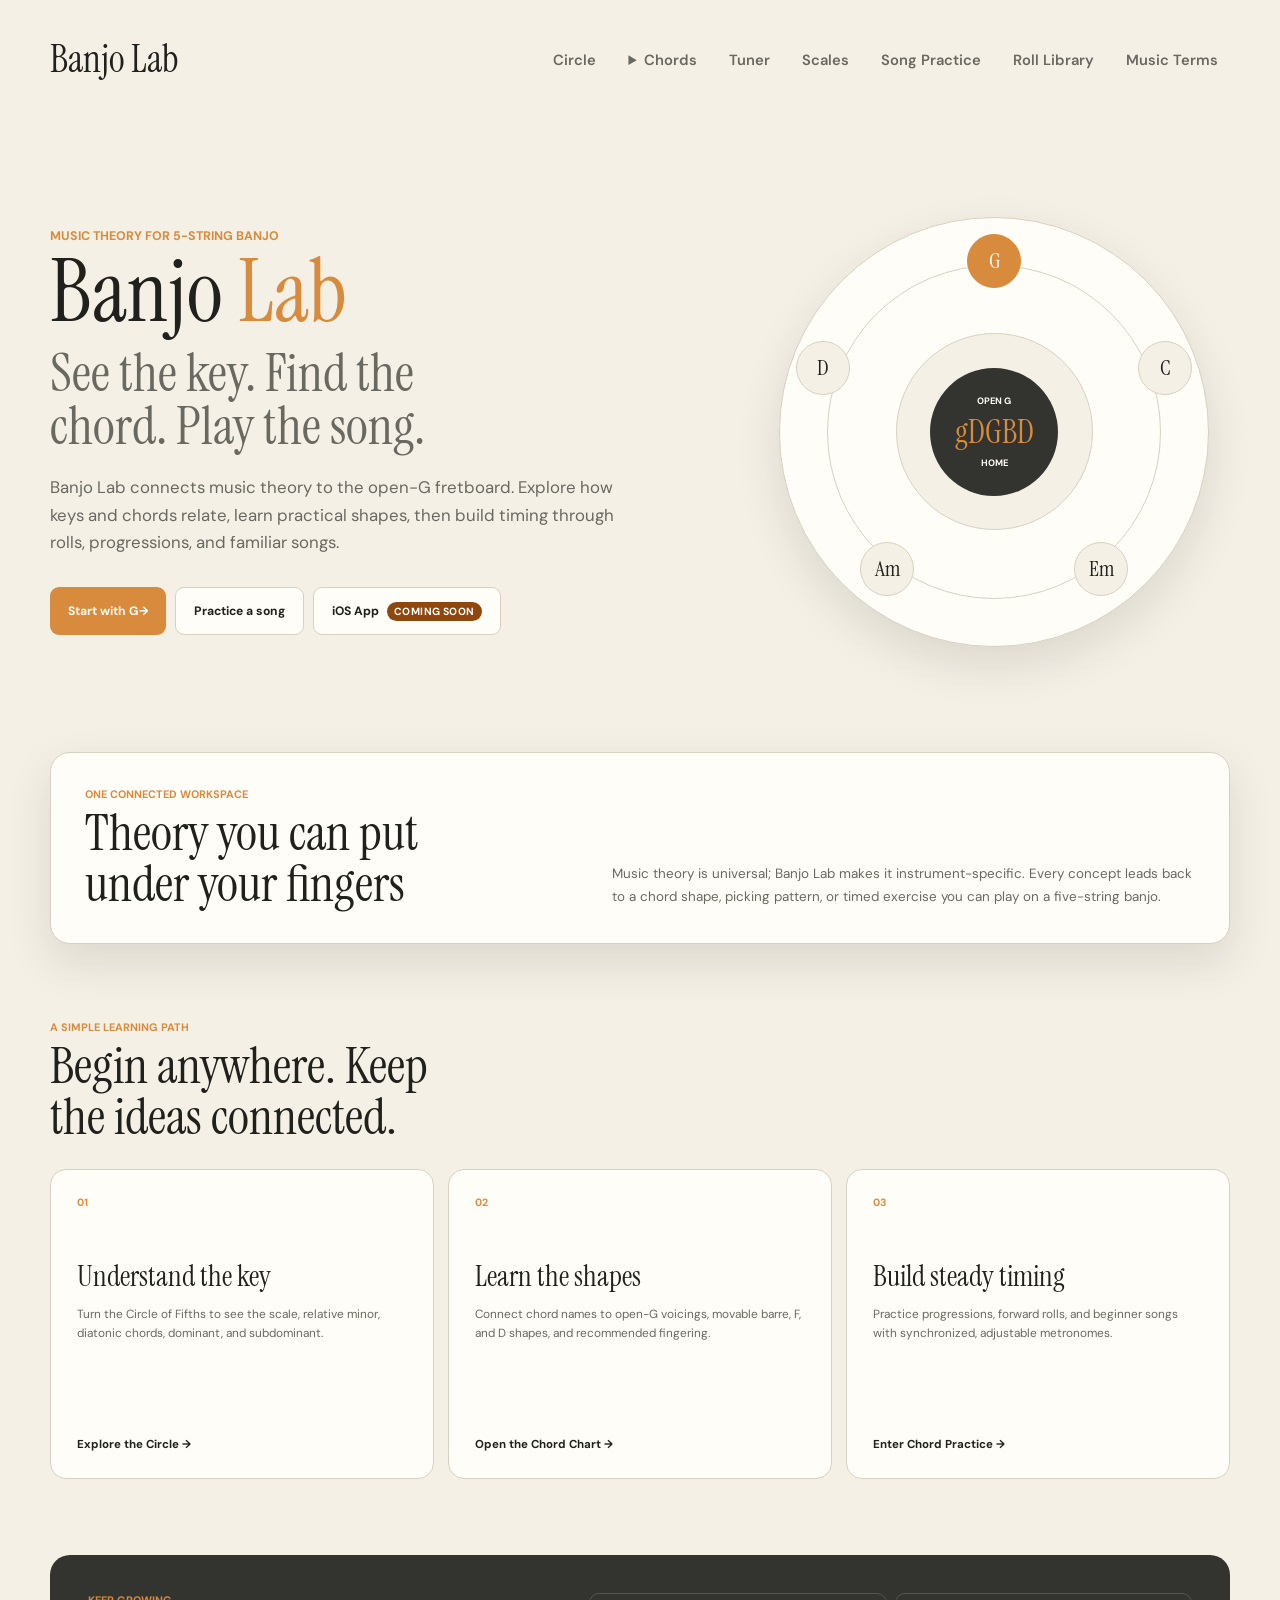
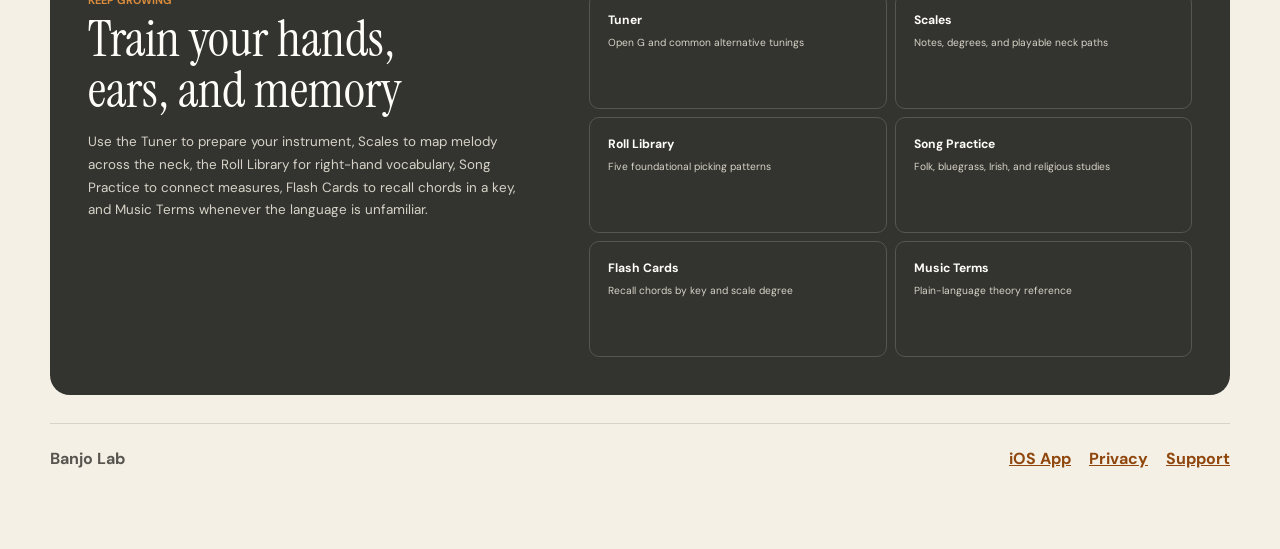
<file: index.html>
<!doctype html>
<html lang="en">
  <head>
    <meta charset="UTF-8" />
    <meta name="viewport" content="width=device-width, initial-scale=1" />
    <meta
      name="description"
      content="Banjo Lab is an interactive learning space for open-G five-string banjo theory, chord shapes, picking rolls, songs, and practice tools."
    />
    <title>Banjo Lab</title>
    <link rel="preconnect" href="https://fonts.googleapis.com" />
    <link rel="preconnect" href="https://fonts.gstatic.com" crossorigin />
    <link
      href="https://fonts.googleapis.com/css2?family=DM+Sans:wght@400;500;600;700&amp;family=Instrument+Serif:ital@0;1&amp;display=swap"
      rel="stylesheet"
    />
    <link rel="stylesheet" href="styles.css" />
    <link rel="stylesheet" href="home.css" />
  </head>
  <body>
    <main class="home-shell">
      <nav class="site-nav" aria-label="Primary navigation">
        <a class="site-brand" href="index.html" aria-current="page">Banjo Lab</a>
        <div class="site-menu">
          <button class="site-menu-toggle" type="button" aria-expanded="false" aria-controls="site-nav-links">Menu</button>
          <div id="site-nav-links" class="site-nav-links">
          <a href="circle.html">Circle</a>
          <details class="nav-menu">
            <summary>Chords</summary>
            <div class="nav-submenu">
              <a href="chords.html">Chord Chart</a>
              <a href="practice.html?key=1">Chord Practice</a>
              <a href="flashcards.html">Flash Cards</a>
            </div>
          </details>
          <a href="tuner.html">Tuner</a>
          <a href="scales.html">Scales</a>
          <a href="songs.html">Song Practice</a>
          <a href="rolls.html">Roll Library</a>
          <a href="terms.html">Music Terms</a>
          </div>
        </div>
      </nav>

      <header class="home-hero">
        <div class="home-hero-copy">
          <p class="eyebrow">Music theory for 5-string banjo</p>
          <h1>Banjo <span>Lab</span></h1>
          <p class="home-tagline">See the key. Find the chord. Play the song.</p>
          <p class="intro">
            Banjo Lab connects music theory to the open-G fretboard. Explore how keys and chords relate, learn
            practical shapes, then build timing through rolls, progressions, and familiar songs.
          </p>
          <div class="home-actions">
            <a class="home-primary-action" href="circle.html">Start with G <span aria-hidden="true">→</span></a>
            <a class="home-secondary-action" href="songs.html">Practice a song</a>
            <a class="home-secondary-action" href="app.html">iOS App <span class="action-status">Coming Soon</span></a>
          </div>
        </div>

        <div class="home-compass" aria-hidden="true">
          <span class="compass-note note-g">G</span>
          <span class="compass-note note-c">C</span>
          <span class="compass-note note-d">D</span>
          <span class="compass-note note-em">Em</span>
          <span class="compass-note note-am">Am</span>
          <div class="compass-center">
            <small>Open G</small>
            <strong>gDGBD</strong>
            <span>Home</span>
          </div>
        </div>
      </header>

      <section class="home-intro" aria-labelledby="home-intro-title">
        <div>
          <p class="section-kicker">One connected workspace</p>
          <h2 id="home-intro-title">Theory you can put under your fingers</h2>
        </div>
        <p>
          Music theory is universal; Banjo Lab makes it instrument-specific. Every concept leads back to a chord
          shape, picking pattern, or timed exercise you can play on a five-string banjo.
        </p>
      </section>

      <section class="learning-path" aria-labelledby="learning-path-title">
        <div class="path-heading">
          <p class="section-kicker">A simple learning path</p>
          <h2 id="learning-path-title">Begin anywhere. Keep the ideas connected.</h2>
        </div>

        <ol class="path-grid">
          <li>
            <span class="path-number">01</span>
            <h3>Understand the key</h3>
            <p>Turn the Circle of Fifths to see the scale, relative minor, diatonic chords, dominant, and subdominant.</p>
            <a href="circle.html">Explore the Circle <span aria-hidden="true">→</span></a>
          </li>
          <li>
            <span class="path-number">02</span>
            <h3>Learn the shapes</h3>
            <p>Connect chord names to open-G voicings, movable barre, F, and D shapes, and recommended fingering.</p>
            <a href="chords.html">Open the Chord Chart <span aria-hidden="true">→</span></a>
          </li>
          <li>
            <span class="path-number">03</span>
            <h3>Build steady timing</h3>
            <p>Practice progressions, forward rolls, and beginner songs with synchronized, adjustable metronomes.</p>
            <a href="practice.html?key=1">Enter Chord Practice <span aria-hidden="true">→</span></a>
          </li>
        </ol>
      </section>

      <section class="home-tools" aria-labelledby="home-tools-title">
        <div class="tools-copy">
          <p class="section-kicker">Keep growing</p>
          <h2 id="home-tools-title">Train your hands, ears, and memory</h2>
          <p>
            Use the Tuner to prepare your instrument, Scales to map melody across the neck, the Roll Library for
            right-hand vocabulary, Song Practice to connect measures, Flash Cards to recall chords in a key, and
            Music Terms whenever the language is unfamiliar.
          </p>
        </div>
        <div class="tool-links">
          <a href="tuner.html"><strong>Tuner</strong><span>Open G and common alternative tunings</span></a>
          <a href="scales.html"><strong>Scales</strong><span>Notes, degrees, and playable neck paths</span></a>
          <a href="rolls.html"><strong>Roll Library</strong><span>Five foundational picking patterns</span></a>
          <a href="songs.html"><strong>Song Practice</strong><span>Folk, bluegrass, Irish, and religious studies</span></a>
          <a href="flashcards.html"><strong>Flash Cards</strong><span>Recall chords by key and scale degree</span></a>
          <a href="terms.html"><strong>Music Terms</strong><span>Plain-language theory reference</span></a>
        </div>
      </section>

      <footer class="home-footer">
        <span>Banjo Lab</span>
        <a href="app.html">iOS App</a>
        <a href="privacy.html">Privacy</a>
        <a href="support.html">Support</a>
      </footer>
    </main>
    <script src="nav.js"></script>
  </body>
</html>
</file>
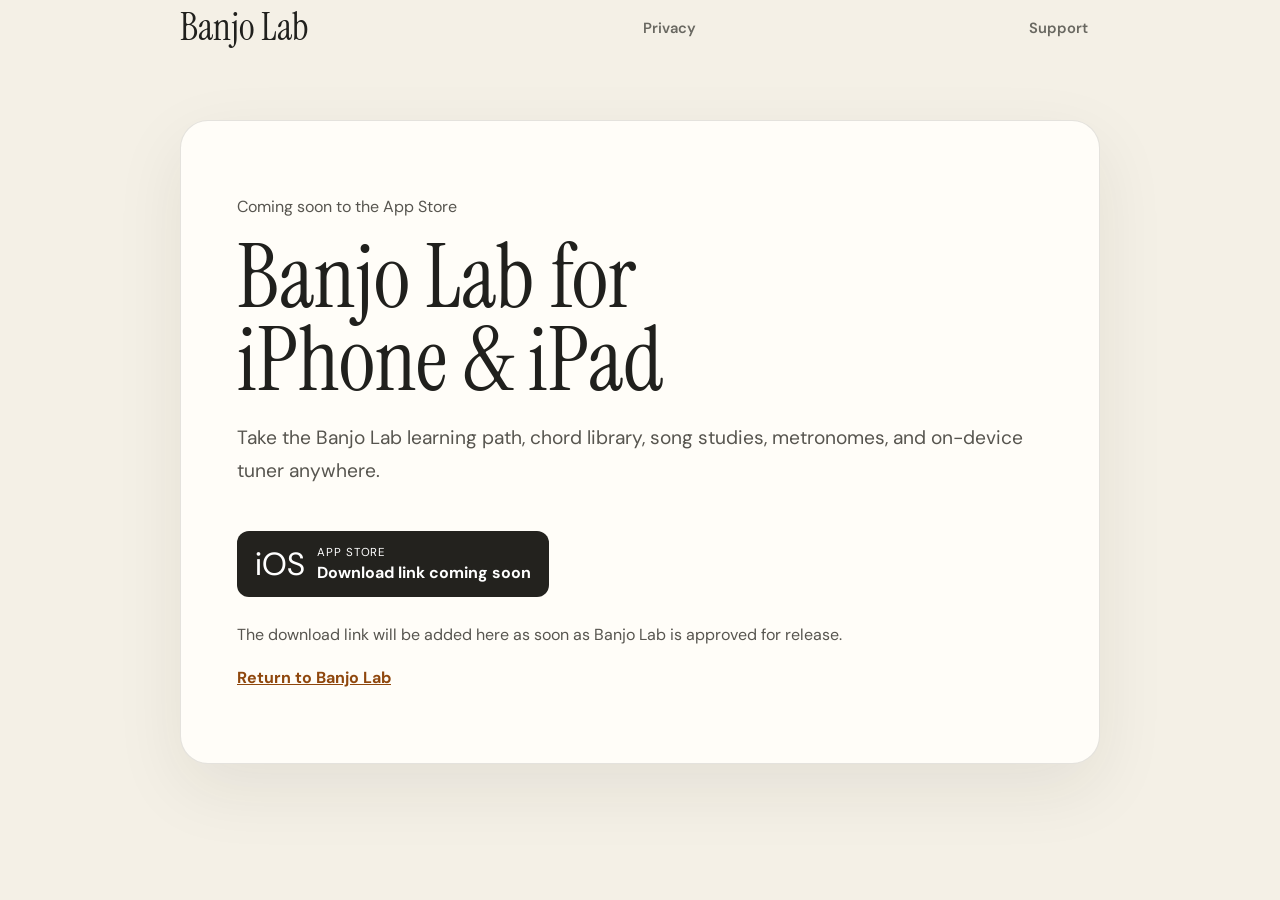
<file: app.html>
<!doctype html>
<html lang="en">
  <head>
    <meta charset="UTF-8" />
    <meta name="viewport" content="width=device-width, initial-scale=1" />
    <meta name="description" content="Banjo Lab for iPhone and iPad is coming soon to the App Store." />
    <title>Banjo Lab · iOS App</title>
    <link rel="preconnect" href="https://fonts.googleapis.com" />
    <link rel="preconnect" href="https://fonts.gstatic.com" crossorigin />
    <link href="https://fonts.googleapis.com/css2?family=DM+Sans:wght@400;500;600;700&amp;family=Instrument+Serif&amp;display=swap" rel="stylesheet" />
    <link rel="stylesheet" href="styles.css" />
    <link rel="stylesheet" href="legal.css" />
  </head>
  <body>
    <main class="legal-shell">
      <nav class="site-nav" aria-label="Primary navigation">
        <a class="site-brand" href="index.html">Banjo Lab</a>
        <a href="privacy.html">Privacy</a>
        <a href="support.html">Support</a>
      </nav>

      <article class="legal-card app-preview">
        <p class="section-kicker">Coming soon to the App Store</p>
        <h1>Banjo Lab for iPhone &amp; iPad</h1>
        <p class="app-preview-intro">Take the Banjo Lab learning path, chord library, song studies, metronomes, and on-device tuner anywhere.</p>

        <div class="app-store-placeholder">
          <span aria-hidden="true">iOS</span>
          <div>
            <small>App Store</small>
            <strong>Download link coming soon</strong>
          </div>
        </div>

        <p>The download link will be added here as soon as Banjo Lab is approved for release.</p>
        <p><a href="index.html">Return to Banjo Lab</a></p>
      </article>
    </main>
  </body>
</html>
</file>
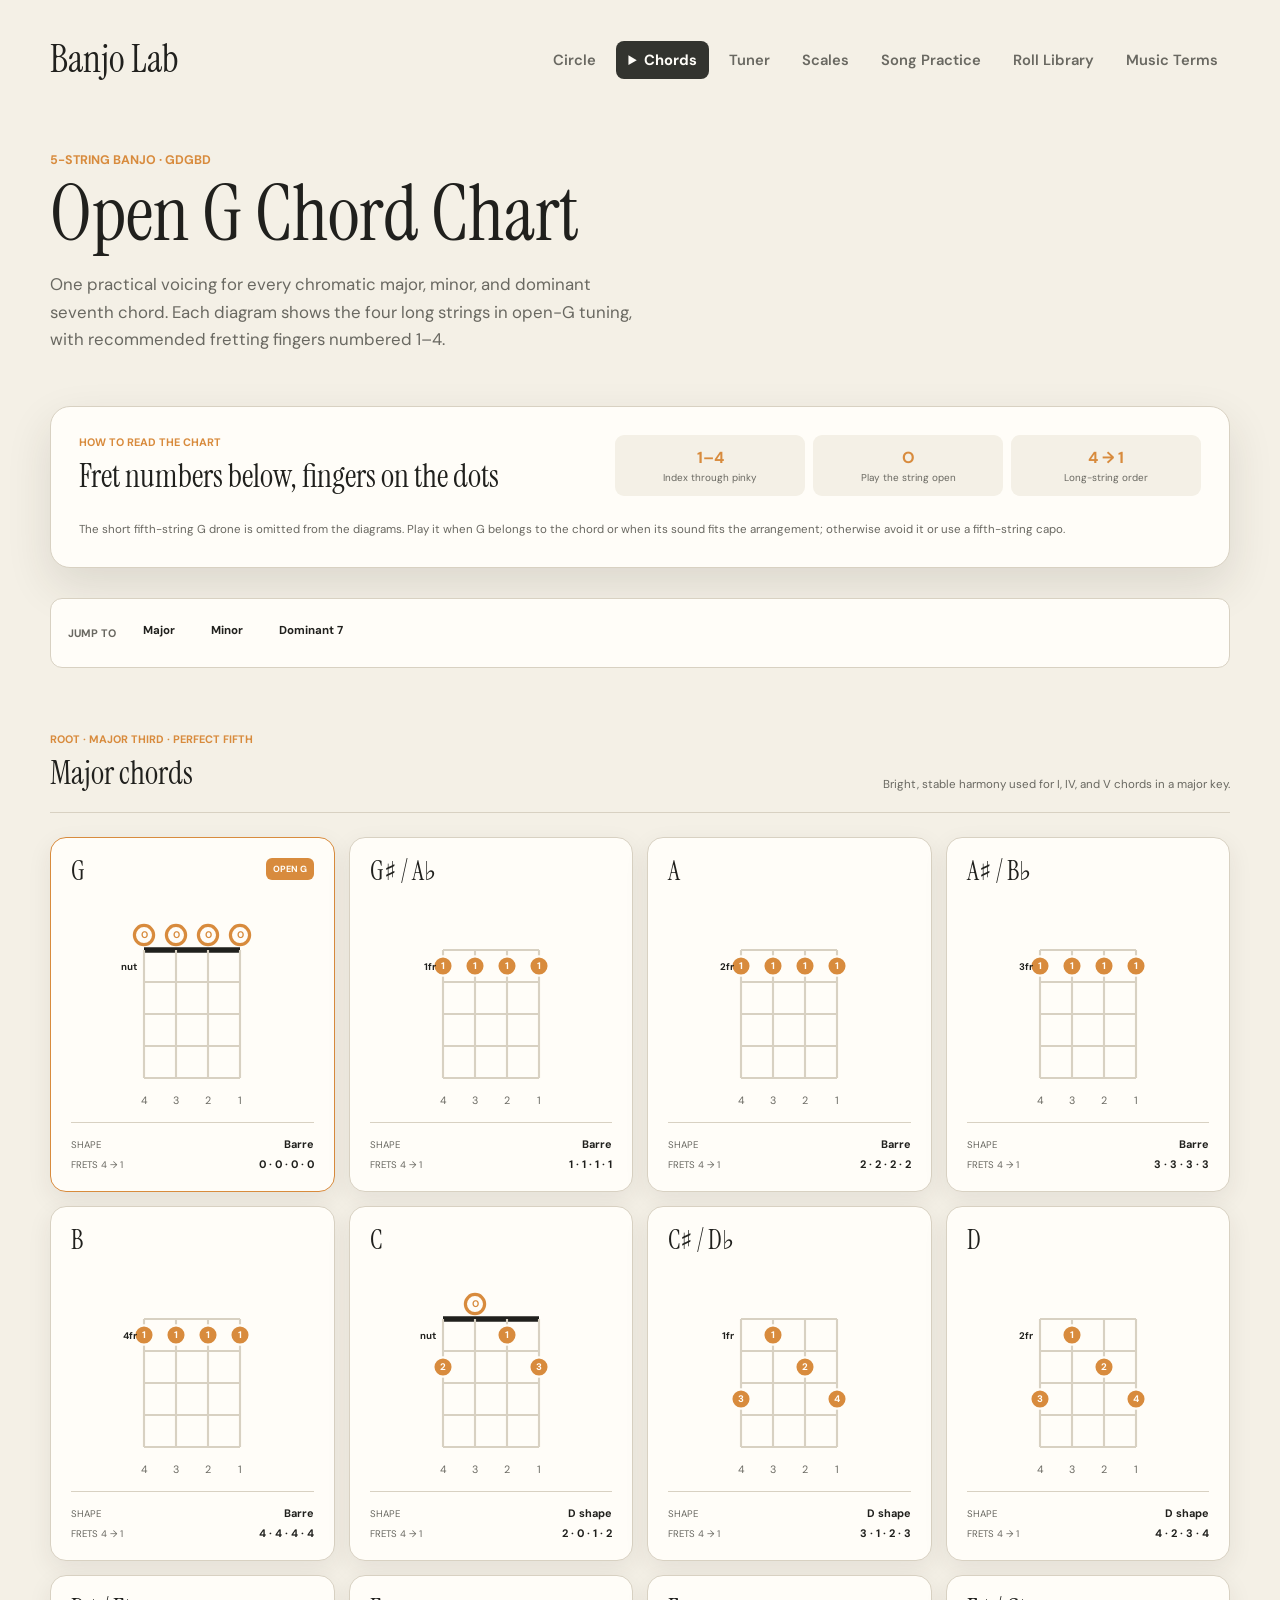
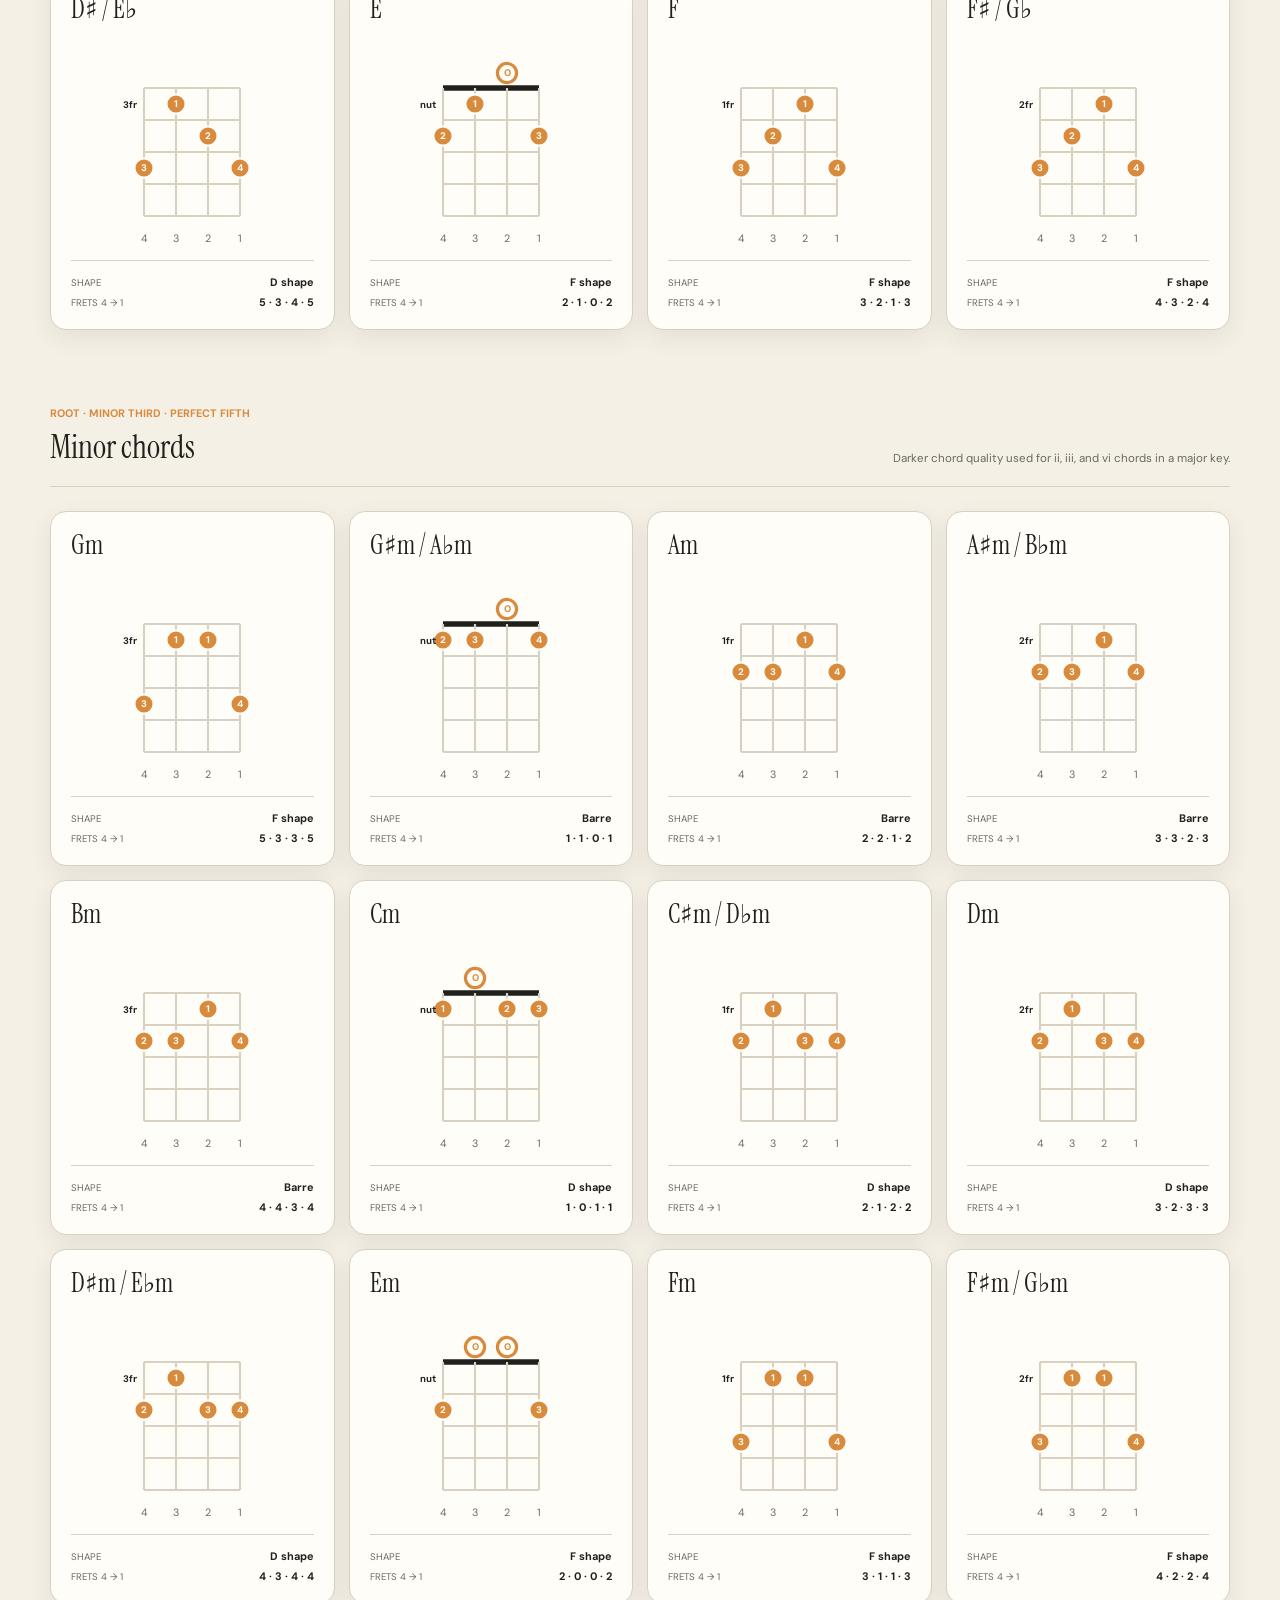
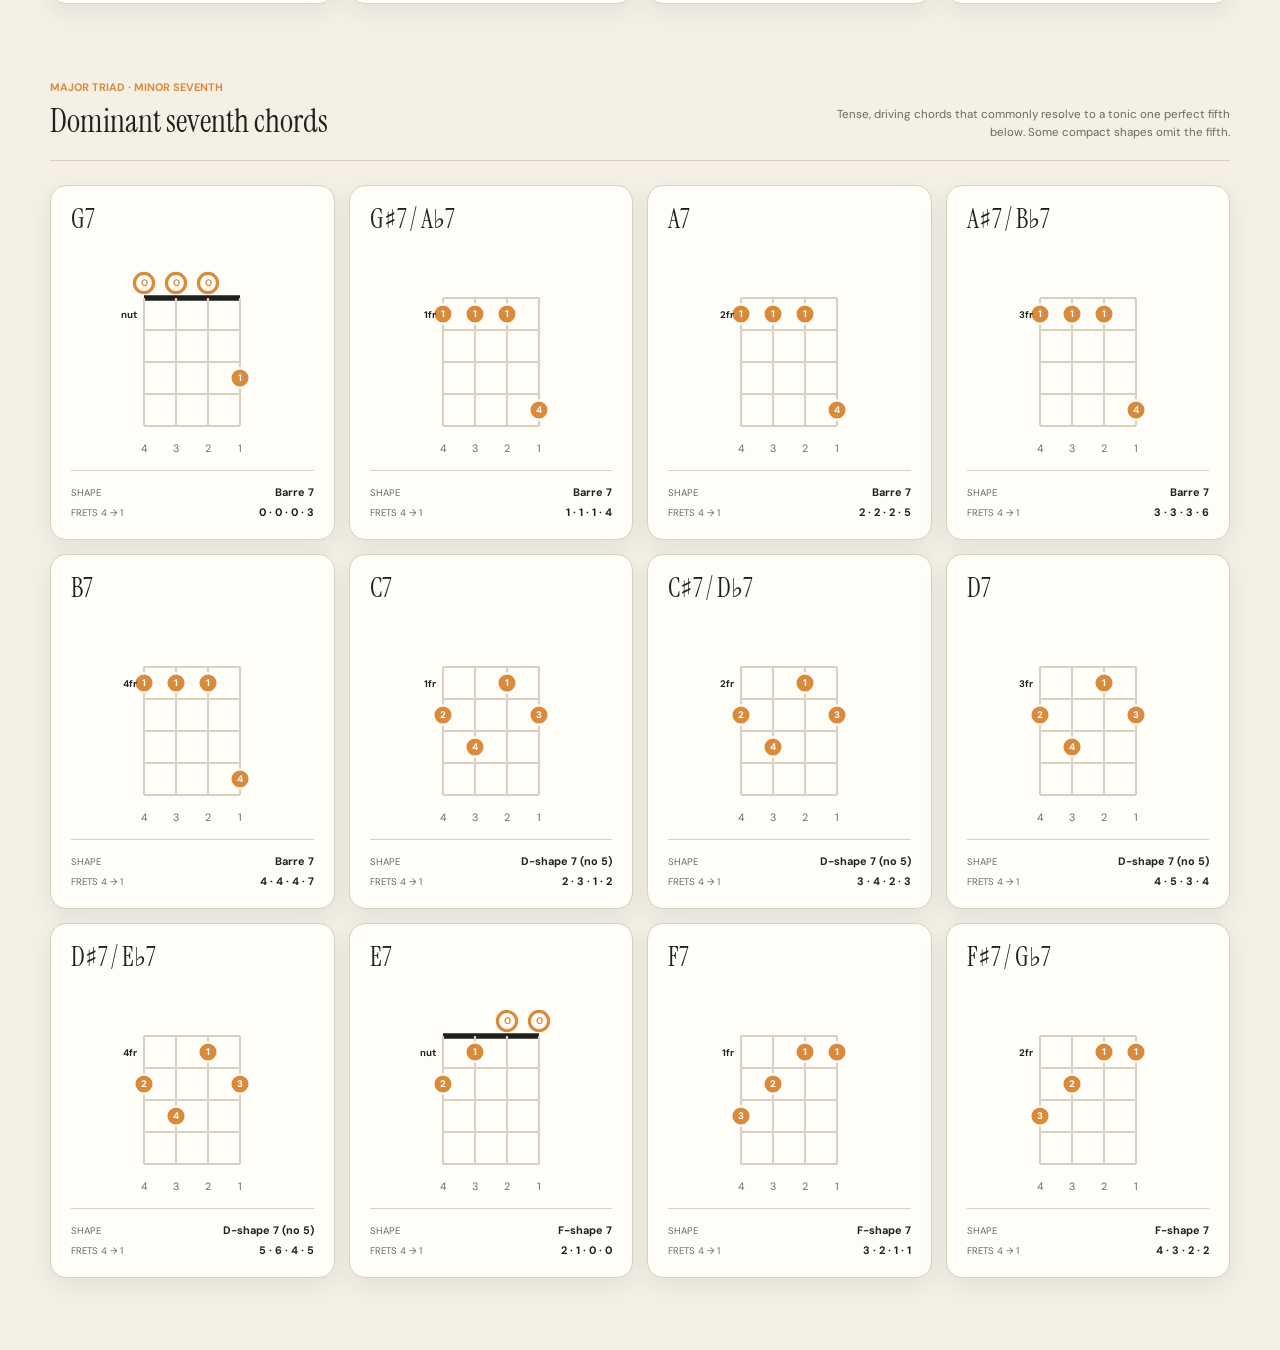
<file: chords.html>
<!doctype html>
<html lang="en">
  <head>
    <meta charset="UTF-8" />
    <meta name="viewport" content="width=device-width, initial-scale=1" />
    <meta name="description" content="A complete open-G five-string banjo chord chart with major, minor, and dominant seventh voicings for all 12 chromatic roots." />
    <title>Banjo Lab · Open G Chord Chart</title>
    <link rel="preconnect" href="https://fonts.googleapis.com" />
    <link rel="preconnect" href="https://fonts.gstatic.com" crossorigin />
    <link
      href="https://fonts.googleapis.com/css2?family=DM+Sans:wght@400;500;600;700&amp;family=Instrument+Serif:ital@0;1&amp;display=swap"
      rel="stylesheet"
    />
    <link rel="stylesheet" href="styles.css" />
    <link rel="stylesheet" href="chords.css" />
  </head>
  <body>
    <main class="chords-shell">
      <nav class="site-nav" aria-label="Primary navigation">
        <a class="site-brand" href="index.html">Banjo Lab</a>
        <div class="site-menu">
          <button class="site-menu-toggle" type="button" aria-expanded="false" aria-controls="site-nav-links">Menu</button>
          <div id="site-nav-links" class="site-nav-links">
          <a href="circle.html">Circle</a>
          <details class="nav-menu">
            <summary aria-current="true">Chords</summary>
            <div class="nav-submenu">
              <a href="chords.html" aria-current="page">Chord Chart</a>
              <a href="practice.html?key=1">Chord Practice</a>
              <a href="flashcards.html">Flash Cards</a>
            </div>
          </details>
          <a href="tuner.html">Tuner</a>
          <a href="scales.html">Scales</a>
          <a href="songs.html">Song Practice</a>
          <a href="rolls.html">Roll Library</a>
          <a href="terms.html">Music Terms</a>
          </div>
        </div>
      </nav>

      <header class="chords-hero">
        <p class="eyebrow">5-string banjo · gDGBD</p>
        <h1>Open G Chord Chart</h1>
        <p class="intro">
          One practical voicing for every chromatic major, minor, and dominant seventh chord. Each diagram shows
          the four long strings in open-G tuning, with recommended fretting fingers numbered 1–4.
        </p>
      </header>

      <section class="chart-guide" aria-labelledby="chart-guide-title">
        <div>
          <p class="section-kicker">How to read the chart</p>
          <h2 id="chart-guide-title">Fret numbers below, fingers on the dots</h2>
        </div>
        <dl>
          <div><dt>1–4</dt><dd>Index through pinky</dd></div>
          <div><dt>O</dt><dd>Play the string open</dd></div>
          <div><dt>4 → 1</dt><dd>Long-string order</dd></div>
        </dl>
        <p>
          The short fifth-string G drone is omitted from the diagrams. Play it when G belongs to the chord or
          when its sound fits the arrangement; otherwise avoid it or use a fifth-string capo.
        </p>
      </section>

      <nav class="family-jump" aria-label="Chord families">
        <span>Jump to</span>
        <a href="#major-chords">Major</a>
        <a href="#minor-chords">Minor</a>
        <a href="#seventh-chords">Dominant 7</a>
      </nav>

      <section id="major-chords" class="chord-family" aria-labelledby="major-title">
        <div class="family-heading">
          <div>
            <p class="section-kicker">Root · major third · perfect fifth</p>
            <h2 id="major-title">Major chords</h2>
          </div>
          <p>Bright, stable harmony used for I, IV, and V chords in a major key.</p>
        </div>
        <div id="major-grid" class="chord-grid"></div>
      </section>

      <section id="minor-chords" class="chord-family" aria-labelledby="minor-title">
        <div class="family-heading">
          <div>
            <p class="section-kicker">Root · minor third · perfect fifth</p>
            <h2 id="minor-title">Minor chords</h2>
          </div>
          <p>Darker chord quality used for ii, iii, and vi chords in a major key.</p>
        </div>
        <div id="minor-grid" class="chord-grid"></div>
      </section>

      <section id="seventh-chords" class="chord-family" aria-labelledby="seventh-title">
        <div class="family-heading">
          <div>
            <p class="section-kicker">Major triad · minor seventh</p>
            <h2 id="seventh-title">Dominant seventh chords</h2>
          </div>
          <p>Tense, driving chords that commonly resolve to a tonic one perfect fifth below. Some compact shapes omit the fifth.</p>
        </div>
        <div id="seventh-grid" class="chord-grid"></div>
      </section>
    </main>

    <script src="nav.js"></script>
    <script src="chords.js"></script>
  </body>
</html>
</file>
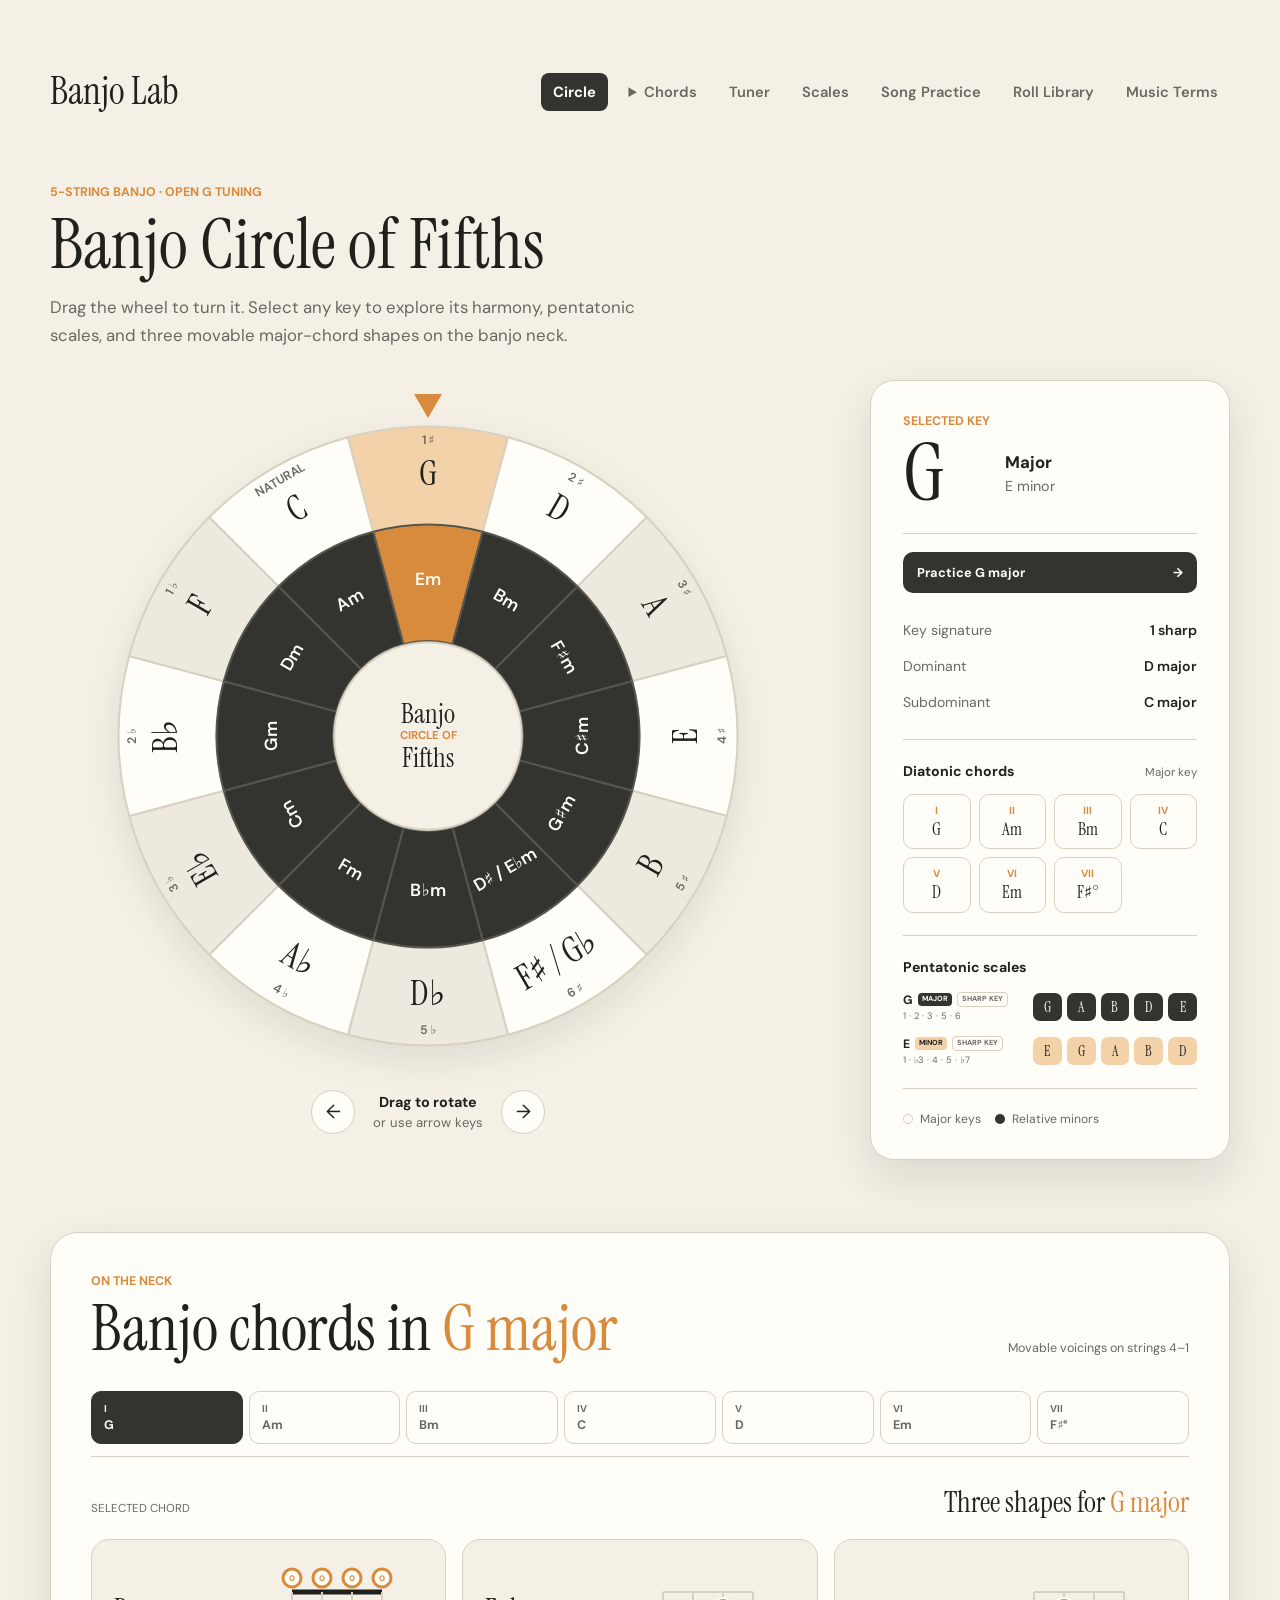
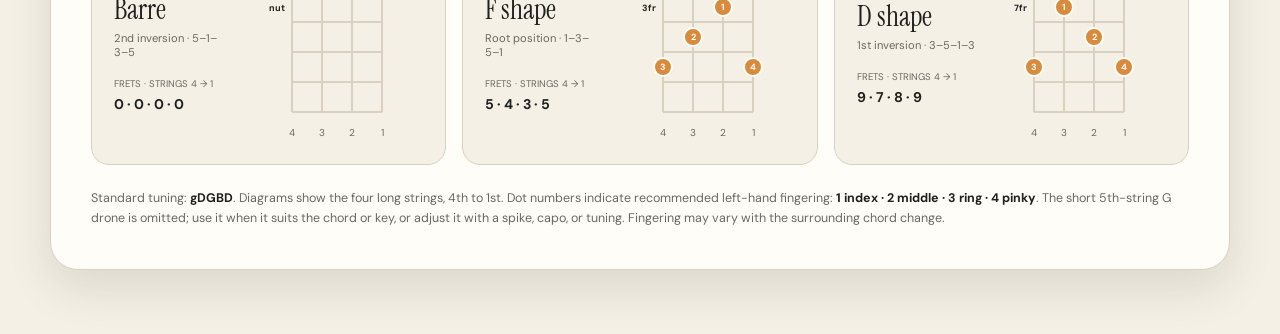
<file: circle.html>
<!doctype html>
<html lang="en">
  <head>
    <meta charset="UTF-8" />
    <meta name="viewport" content="width=device-width, initial-scale=1" />
    <meta
      name="description"
      content="An interactive banjo circle of fifths with movable major chord shapes in standard open G tuning."
    />
    <title>Banjo Lab · Circle of Fifths</title>
    <link rel="preconnect" href="https://fonts.googleapis.com" />
    <link rel="preconnect" href="https://fonts.gstatic.com" crossorigin />
    <link
      href="https://fonts.googleapis.com/css2?family=DM+Sans:wght@400;500;600;700&family=Instrument+Serif:ital@0;1&display=swap"
      rel="stylesheet"
    />
    <link rel="stylesheet" href="styles.css" />
  </head>
  <body>
    <main class="page-shell">
      <nav class="site-nav" aria-label="Primary navigation">
        <a class="site-brand" href="index.html">Banjo Lab</a>
        <div class="site-menu">
          <button class="site-menu-toggle" type="button" aria-expanded="false" aria-controls="site-nav-links">Menu</button>
          <div id="site-nav-links" class="site-nav-links">
          <a href="circle.html" aria-current="page">Circle</a>
          <details class="nav-menu">
            <summary>Chords</summary>
            <div class="nav-submenu">
              <a href="chords.html">Chord Chart</a>
              <a href="practice.html?key=1">Chord Practice</a>
              <a href="flashcards.html">Flash Cards</a>
            </div>
          </details>
          <a href="tuner.html">Tuner</a>
          <a href="scales.html">Scales</a>
          <a href="songs.html">Song Practice</a>
          <a href="rolls.html">Roll Library</a>
          <a href="terms.html">Music Terms</a>
          </div>
        </div>
      </nav>

      <header class="hero">
        <p class="eyebrow">5-string banjo · Open G tuning</p>
        <h1>Banjo Circle of Fifths</h1>
        <p class="intro">
          Drag the wheel to turn it. Select any key to explore its harmony,
          pentatonic scales, and three movable major-chord shapes on the banjo neck.
        </p>
      </header>

      <section class="workspace" aria-label="Interactive circle of fifths">
        <div class="chart-column">
          <div class="chart-stage">
            <div class="position-marker" aria-hidden="true">
              <span></span>
            </div>
            <div class="chart-title" aria-hidden="true">
              <p><span>Banjo</span><span>Circle of</span><span>Fifths</span></p>
            </div>
            <svg
              id="circle-chart"
              class="circle-chart"
              viewBox="0 0 640 640"
              role="group"
              aria-label="Draggable circle of fifths. Use the rotate buttons or arrow keys to turn the chart."
            >
              <g id="rotating-wheel"></g>
              <circle class="hub" cx="320" cy="320" r="91" />
            </svg>
          </div>

          <div class="chart-controls" aria-label="Chart rotation controls">
            <button id="rotate-left" class="icon-button" type="button" aria-label="Rotate counterclockwise">
              <span aria-hidden="true">←</span>
            </button>
            <p><strong>Drag to rotate</strong><span>or use arrow keys</span></p>
            <button id="rotate-right" class="icon-button" type="button" aria-label="Rotate clockwise">
              <span aria-hidden="true">→</span>
            </button>
          </div>
        </div>

        <aside class="key-card" aria-live="polite" aria-atomic="true">
          <p class="card-label">Selected key</p>
          <div class="key-heading">
            <span id="key-name">G</span>
            <div>
              <strong>Major</strong>
              <small id="minor-name">E minor</small>
            </div>
          </div>

          <a id="practice-link" class="practice-link" href="practice.html?key=1"><span id="practice-link-label">Practice G major</span><span aria-hidden="true">→</span></a>

          <dl class="key-facts">
            <div>
              <dt>Key signature</dt>
              <dd id="signature">1 sharp</dd>
            </div>
            <div>
              <dt>Dominant</dt>
              <dd id="dominant">D major</dd>
            </div>
            <div>
              <dt>Subdominant</dt>
              <dd id="subdominant">C major</dd>
            </div>
          </dl>

          <section class="degrees" aria-labelledby="degrees-title">
            <div class="degrees-heading">
              <h2 id="degrees-title">Diatonic chords</h2>
              <span>Major key</span>
            </div>
            <ol id="degree-list" aria-label="Scale degree chords"></ol>
          </section>

          <section class="pentatonic" aria-labelledby="pentatonic-title">
            <h2 id="pentatonic-title">Pentatonic scales</h2>
            <div id="pentatonic-list"></div>
          </section>

          <div class="legend" aria-label="Chart legend">
            <span><i class="major-dot"></i>Major keys</span>
            <span><i class="minor-dot"></i>Relative minors</span>
          </div>
        </aside>
      </section>

      <section class="banjo-section" aria-labelledby="banjo-title" aria-describedby="banjo-note">
        <div class="banjo-heading">
          <div>
            <p class="card-label">On the neck</p>
            <h2 id="banjo-title">Banjo chords in <span id="banjo-key-name">G major</span></h2>
          </div>
          <p>Movable voicings on strings 4–1</p>
        </div>

        <div id="chord-tabs" class="chord-tabs" role="tablist" aria-label="Diatonic chords in the selected key"></div>

        <div id="chord-panel" class="chord-panel" role="tabpanel" tabindex="0">
          <div class="chord-panel-heading">
            <p>Selected chord</p>
            <h3>Three shapes for <span id="banjo-chord-name">G major</span></h3>
          </div>
          <div id="banjo-shapes" class="banjo-shapes"></div>
        </div>

        <p id="banjo-note" class="banjo-note">
          Standard tuning: <strong>gDGBD</strong>. Diagrams show the four long strings, 4th to 1st.
          Dot numbers indicate recommended left-hand fingering: <strong>1 index · 2 middle · 3 ring · 4 pinky</strong>.
          The short 5th-string G drone is omitted; use it when it suits the chord or key, or adjust it with a spike, capo, or tuning.
          Fingering may vary with the surrounding chord change.
        </p>
      </section>
    </main>

    <script src="nav.js"></script>
    <script src="music-data.js"></script>
    <script src="script.js"></script>
  </body>
</html>
</file>
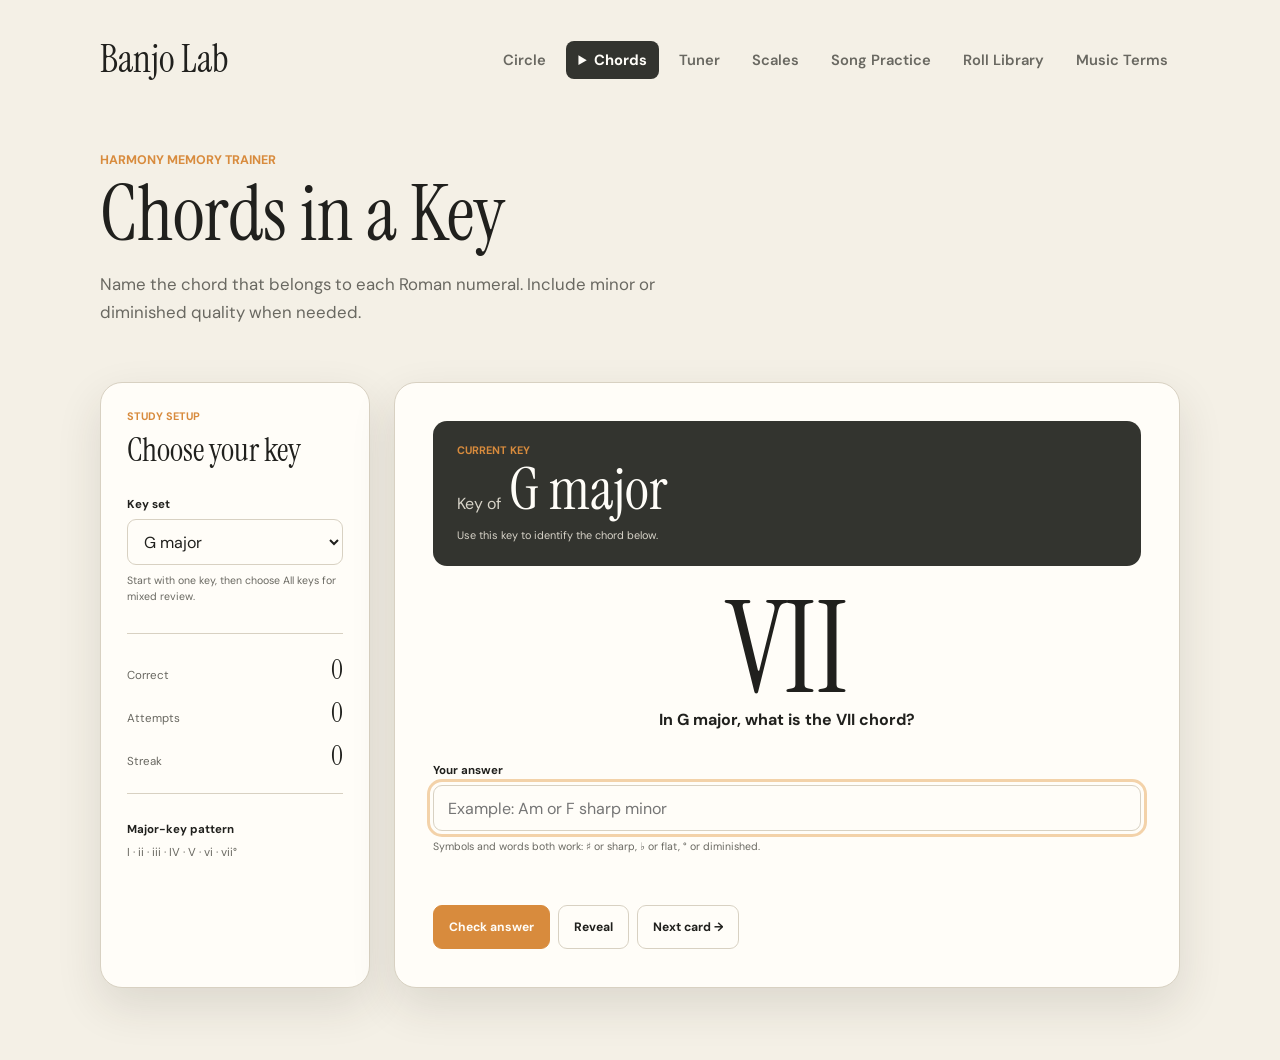
<file: flashcards.html>
<!doctype html>
<html lang="en">
  <head>
    <meta charset="UTF-8" />
    <meta name="viewport" content="width=device-width, initial-scale=1" />
    <meta name="description" content="Interactive flash cards for memorizing the diatonic chords in every major key." />
    <title>Banjo Lab · Chord Flash Cards</title>
    <link rel="preconnect" href="https://fonts.googleapis.com" />
    <link rel="preconnect" href="https://fonts.gstatic.com" crossorigin />
    <link
      href="https://fonts.googleapis.com/css2?family=DM+Sans:wght@400;500;600;700&family=Instrument+Serif:ital@0;1&display=swap"
      rel="stylesheet"
    />
    <link rel="stylesheet" href="styles.css" />
    <link rel="stylesheet" href="flashcards.css" />
  </head>
  <body>
    <main class="flash-shell">
      <nav class="site-nav" aria-label="Primary navigation">
        <a class="site-brand" href="index.html">Banjo Lab</a>
        <div class="site-menu">
          <button class="site-menu-toggle" type="button" aria-expanded="false" aria-controls="site-nav-links">Menu</button>
          <div id="site-nav-links" class="site-nav-links">
          <a href="circle.html">Circle</a>
          <details class="nav-menu">
            <summary aria-current="true">Chords</summary>
            <div class="nav-submenu">
              <a href="chords.html">Chord Chart</a>
              <a href="practice.html?key=1">Chord Practice</a>
              <a href="flashcards.html" aria-current="page">Flash Cards</a>
            </div>
          </details>
          <a href="tuner.html">Tuner</a>
          <a href="scales.html">Scales</a>
          <a href="songs.html">Song Practice</a>
          <a href="rolls.html">Roll Library</a>
          <a href="terms.html">Music Terms</a>
          </div>
        </div>
      </nav>

      <header class="flash-hero">
        <p class="eyebrow">Harmony memory trainer</p>
        <h1>Chords in a Key</h1>
        <p class="intro">
          Name the chord that belongs to each Roman numeral. Include minor or diminished quality when needed.
        </p>
      </header>

      <div class="flash-layout">
        <aside class="study-settings" aria-labelledby="study-settings-title">
          <p class="section-kicker">Study setup</p>
          <h2 id="study-settings-title">Choose your key</h2>

          <label for="study-key">Key set</label>
          <select id="study-key"></select>
          <p id="study-key-help">Start with one key, then choose All keys for mixed review.</p>

          <dl class="score-board" aria-label="Quiz score">
            <div><dt>Correct</dt><dd id="score-correct">0</dd></div>
            <div><dt>Attempts</dt><dd id="score-attempts">0</dd></div>
            <div><dt>Streak</dt><dd id="score-streak">0</dd></div>
          </dl>

          <div class="quality-guide">
            <h3>Major-key pattern</h3>
            <p>I · ii · iii · IV · V · vi · vii°</p>
          </div>
        </aside>

        <section class="flash-card" aria-labelledby="flash-question">
          <div class="card-context">
            <p class="context-label">Current key</p>
            <p class="key-statement"><span>Key of</span> <strong id="flash-key">G major</strong></p>
            <p class="context-hint">Use this key to identify the chord below.</p>
          </div>

          <div class="roman-prompt">
            <span id="flash-degree" aria-hidden="true">I</span>
            <h2 id="flash-question">What is the I chord?</h2>
          </div>

          <form id="answer-form" novalidate>
            <label for="chord-answer">Your answer</label>
            <input
              id="chord-answer"
              type="text"
              autocomplete="off"
              autocapitalize="characters"
              spellcheck="false"
              aria-describedby="flash-question answer-help answer-feedback"
              placeholder="Example: Am or F sharp minor"
            />
            <p id="answer-help">Symbols and words both work: ♯ or sharp, ♭ or flat, ° or diminished.</p>
            <p id="answer-feedback" class="answer-feedback" aria-live="polite"></p>

            <div class="flash-actions">
              <button id="check-answer" class="primary-action" type="submit">Check answer</button>
              <button id="reveal-answer" class="secondary-action" type="button">Reveal</button>
              <button id="next-card" class="secondary-action" type="button">Next card <span aria-hidden="true">→</span></button>
            </div>
          </form>
        </section>
      </div>
    </main>

    <script src="nav.js"></script>
    <script src="music-data.js"></script>
    <script src="flashcards.js"></script>
  </body>
</html>
</file>
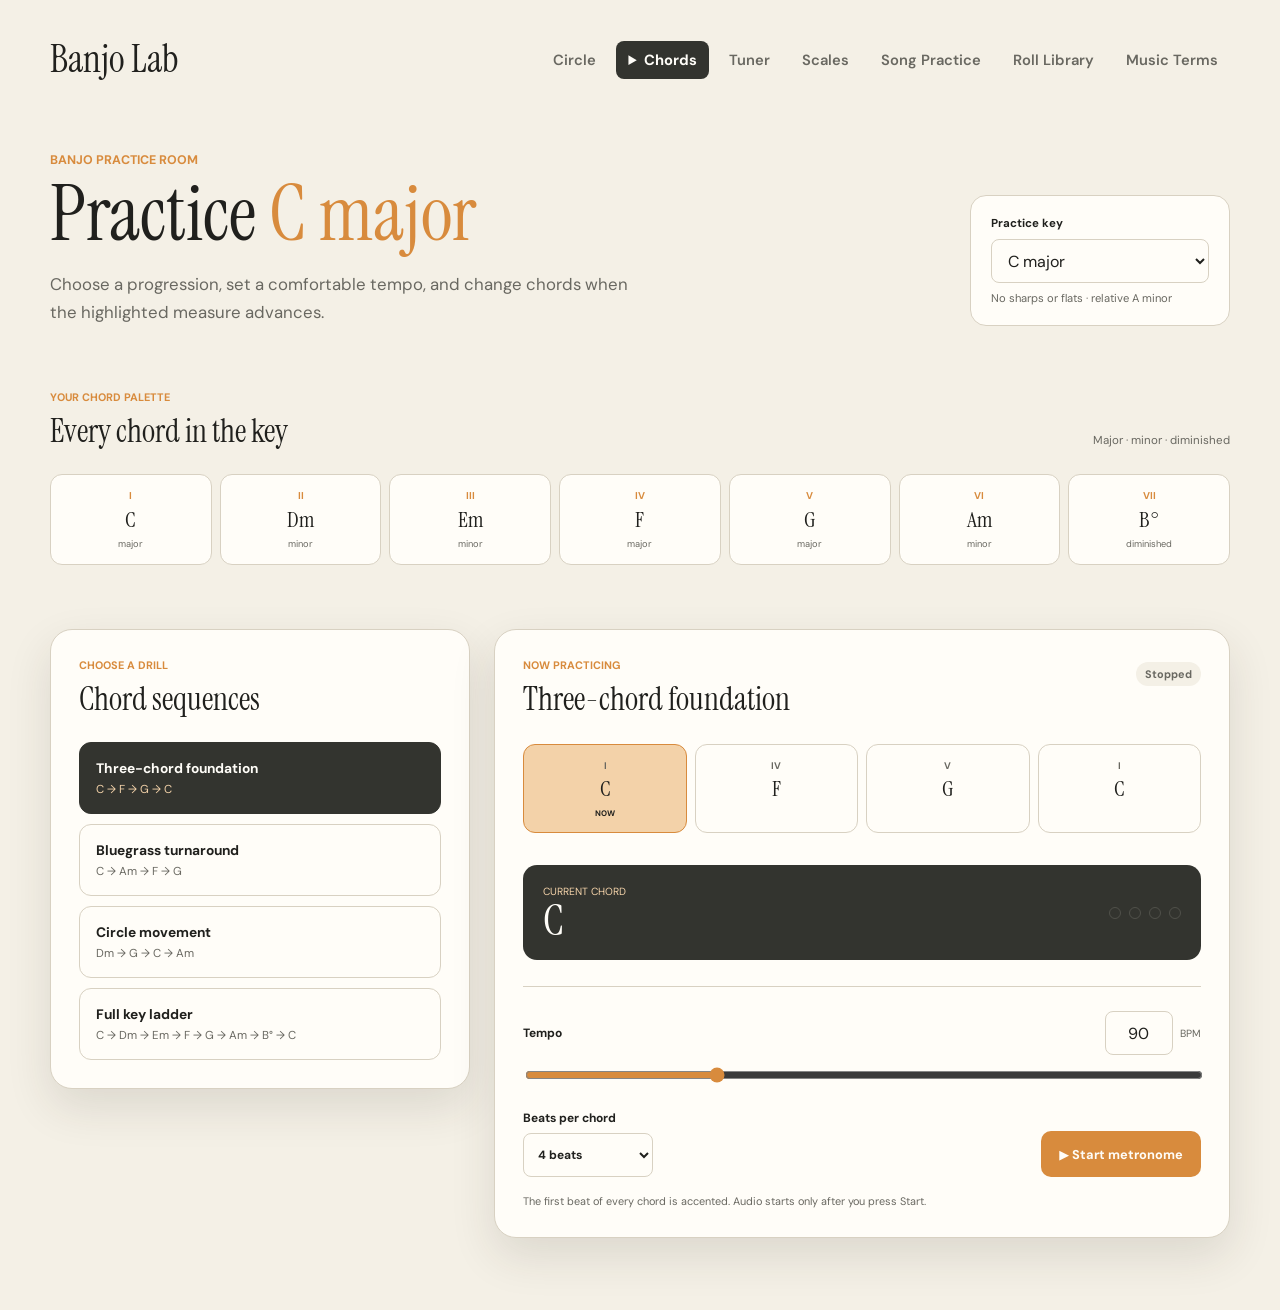
<file: practice.html>
<!doctype html>
<html lang="en">
  <head>
    <meta charset="UTF-8" />
    <meta name="viewport" content="width=device-width, initial-scale=1" />
    <meta name="description" content="Banjo chord-sequence exercises with an adjustable metronome for every major key." />
    <title>Banjo Lab · Chord Practice</title>
    <link rel="preconnect" href="https://fonts.googleapis.com" />
    <link rel="preconnect" href="https://fonts.gstatic.com" crossorigin />
    <link
      href="https://fonts.googleapis.com/css2?family=DM+Sans:wght@400;500;600;700&family=Instrument+Serif:ital@0;1&display=swap"
      rel="stylesheet"
    />
    <link rel="stylesheet" href="styles.css" />
    <link rel="stylesheet" href="practice.css" />
  </head>
  <body>
    <main class="practice-shell">
      <nav class="site-nav" aria-label="Primary navigation">
        <a class="site-brand" href="index.html">Banjo Lab</a>
        <div class="site-menu">
          <button class="site-menu-toggle" type="button" aria-expanded="false" aria-controls="site-nav-links">Menu</button>
          <div id="site-nav-links" class="site-nav-links">
          <a href="circle.html">Circle</a>
          <details class="nav-menu">
            <summary aria-current="true">Chords</summary>
            <div class="nav-submenu">
              <a href="chords.html">Chord Chart</a>
              <a href="practice.html?key=1" aria-current="page">Chord Practice</a>
              <a href="flashcards.html">Flash Cards</a>
            </div>
          </details>
          <a href="tuner.html">Tuner</a>
          <a href="scales.html">Scales</a>
          <a href="songs.html">Song Practice</a>
          <a href="rolls.html">Roll Library</a>
          <a href="terms.html">Music Terms</a>
          </div>
        </div>
      </nav>

      <header class="practice-hero">
        <div>
          <p class="eyebrow">Banjo practice room</p>
          <h1>Practice <span id="practice-key-name">G major</span></h1>
          <p class="intro">
            Choose a progression, set a comfortable tempo, and change chords when the highlighted measure advances.
          </p>
        </div>
        <div class="key-picker">
          <label for="key-select">Practice key</label>
          <select id="key-select"></select>
          <small id="key-signature">1 sharp · relative E minor</small>
        </div>
      </header>

      <section class="chord-reference" aria-labelledby="chord-reference-title">
        <div class="section-heading">
          <div>
            <p class="section-kicker">Your chord palette</p>
            <h2 id="chord-reference-title">Every chord in the key</h2>
          </div>
          <p>Major · minor · diminished</p>
        </div>
        <ol id="practice-chords"></ol>
      </section>

      <div class="practice-grid">
        <section class="exercise-library" aria-labelledby="exercise-title">
          <div class="section-heading">
            <div>
              <p class="section-kicker">Choose a drill</p>
              <h2 id="exercise-title">Chord sequences</h2>
            </div>
          </div>
          <div id="exercise-list" class="exercise-list"></div>
        </section>

        <section class="player" aria-labelledby="player-title">
          <div class="player-heading">
            <div>
              <p class="section-kicker">Now practicing</p>
              <h2 id="player-title">Three-chord foundation</h2>
            </div>
            <p id="playback-status" class="status" aria-live="polite">Stopped</p>
          </div>

          <ol id="active-sequence" class="active-sequence" aria-label="Current chord sequence"></ol>

          <div class="current-readout">
            <div>
              <span>Current chord</span>
              <strong id="current-chord" aria-live="polite">G</strong>
            </div>
            <div id="beat-dots" class="beat-dots" aria-hidden="true"></div>
          </div>

          <div class="metronome-controls">
            <div class="tempo-control">
              <div class="control-label">
                <label for="bpm-number">Tempo</label>
                <div><input id="bpm-number" type="number" min="40" max="220" value="90" inputmode="numeric" /><span>BPM</span></div>
              </div>
              <input id="bpm-range" type="range" min="40" max="220" value="90" aria-label="Tempo in beats per minute" />
            </div>

            <div class="player-actions">
              <label for="beats-per-chord">Beats per chord
                <select id="beats-per-chord">
                  <option value="1">1 beat</option>
                  <option value="2">2 beats</option>
                  <option value="4" selected>4 beats</option>
                  <option value="8">8 beats</option>
                </select>
              </label>
              <button id="metronome-toggle" class="play-button" type="button" aria-pressed="false">
                <span aria-hidden="true">▶</span> Start metronome
              </button>
            </div>
          </div>
          <p id="audio-help" class="audio-help" aria-live="polite">The first beat of every chord is accented. Audio starts only after you press Start.</p>
        </section>
      </div>
    </main>

    <script src="nav.js"></script>
    <script src="music-data.js"></script>
    <script src="practice.js"></script>
  </body>
</html>
</file>
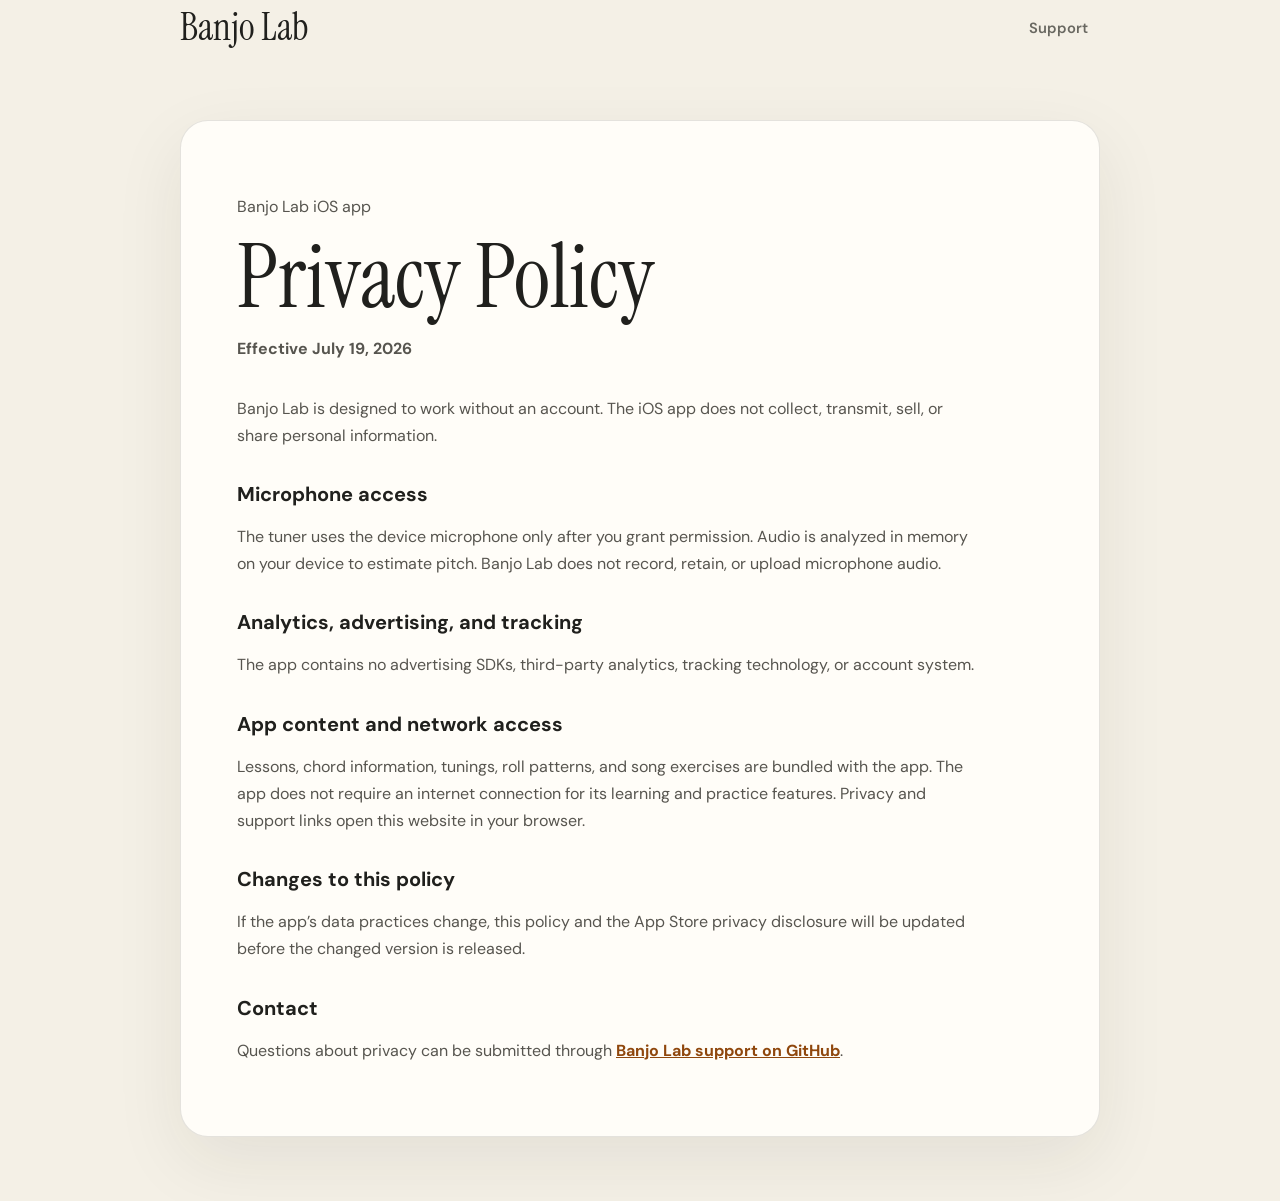
<file: privacy.html>
<!doctype html>
<html lang="en">
  <head>
    <meta charset="UTF-8" />
    <meta name="viewport" content="width=device-width, initial-scale=1" />
    <meta name="description" content="Privacy policy for the Banjo Lab iOS companion app." />
    <title>Banjo Lab · Privacy Policy</title>
    <link rel="preconnect" href="https://fonts.googleapis.com" />
    <link rel="preconnect" href="https://fonts.gstatic.com" crossorigin />
    <link href="https://fonts.googleapis.com/css2?family=DM+Sans:wght@400;500;600;700&amp;family=Instrument+Serif&amp;display=swap" rel="stylesheet" />
    <link rel="stylesheet" href="styles.css" />
    <link rel="stylesheet" href="legal.css" />
  </head>
  <body>
    <main class="legal-shell">
      <nav class="site-nav" aria-label="Primary navigation">
        <a class="site-brand" href="index.html">Banjo Lab</a>
        <a href="support.html">Support</a>
      </nav>

      <article class="legal-card">
        <p class="section-kicker">Banjo Lab iOS app</p>
        <h1>Privacy Policy</h1>
        <p class="legal-date">Effective July 19, 2026</p>

        <p>Banjo Lab is designed to work without an account. The iOS app does not collect, transmit, sell, or share personal information.</p>

        <h2>Microphone access</h2>
        <p>The tuner uses the device microphone only after you grant permission. Audio is analyzed in memory on your device to estimate pitch. Banjo Lab does not record, retain, or upload microphone audio.</p>

        <h2>Analytics, advertising, and tracking</h2>
        <p>The app contains no advertising SDKs, third-party analytics, tracking technology, or account system.</p>

        <h2>App content and network access</h2>
        <p>Lessons, chord information, tunings, roll patterns, and song exercises are bundled with the app. The app does not require an internet connection for its learning and practice features. Privacy and support links open this website in your browser.</p>

        <h2>Changes to this policy</h2>
        <p>If the app’s data practices change, this policy and the App Store privacy disclosure will be updated before the changed version is released.</p>

        <h2>Contact</h2>
        <p>Questions about privacy can be submitted through <a href="https://github.com/kwilliams312/banjo-lab/issues">Banjo Lab support on GitHub</a>.</p>
      </article>
    </main>
  </body>
</html>
</file>
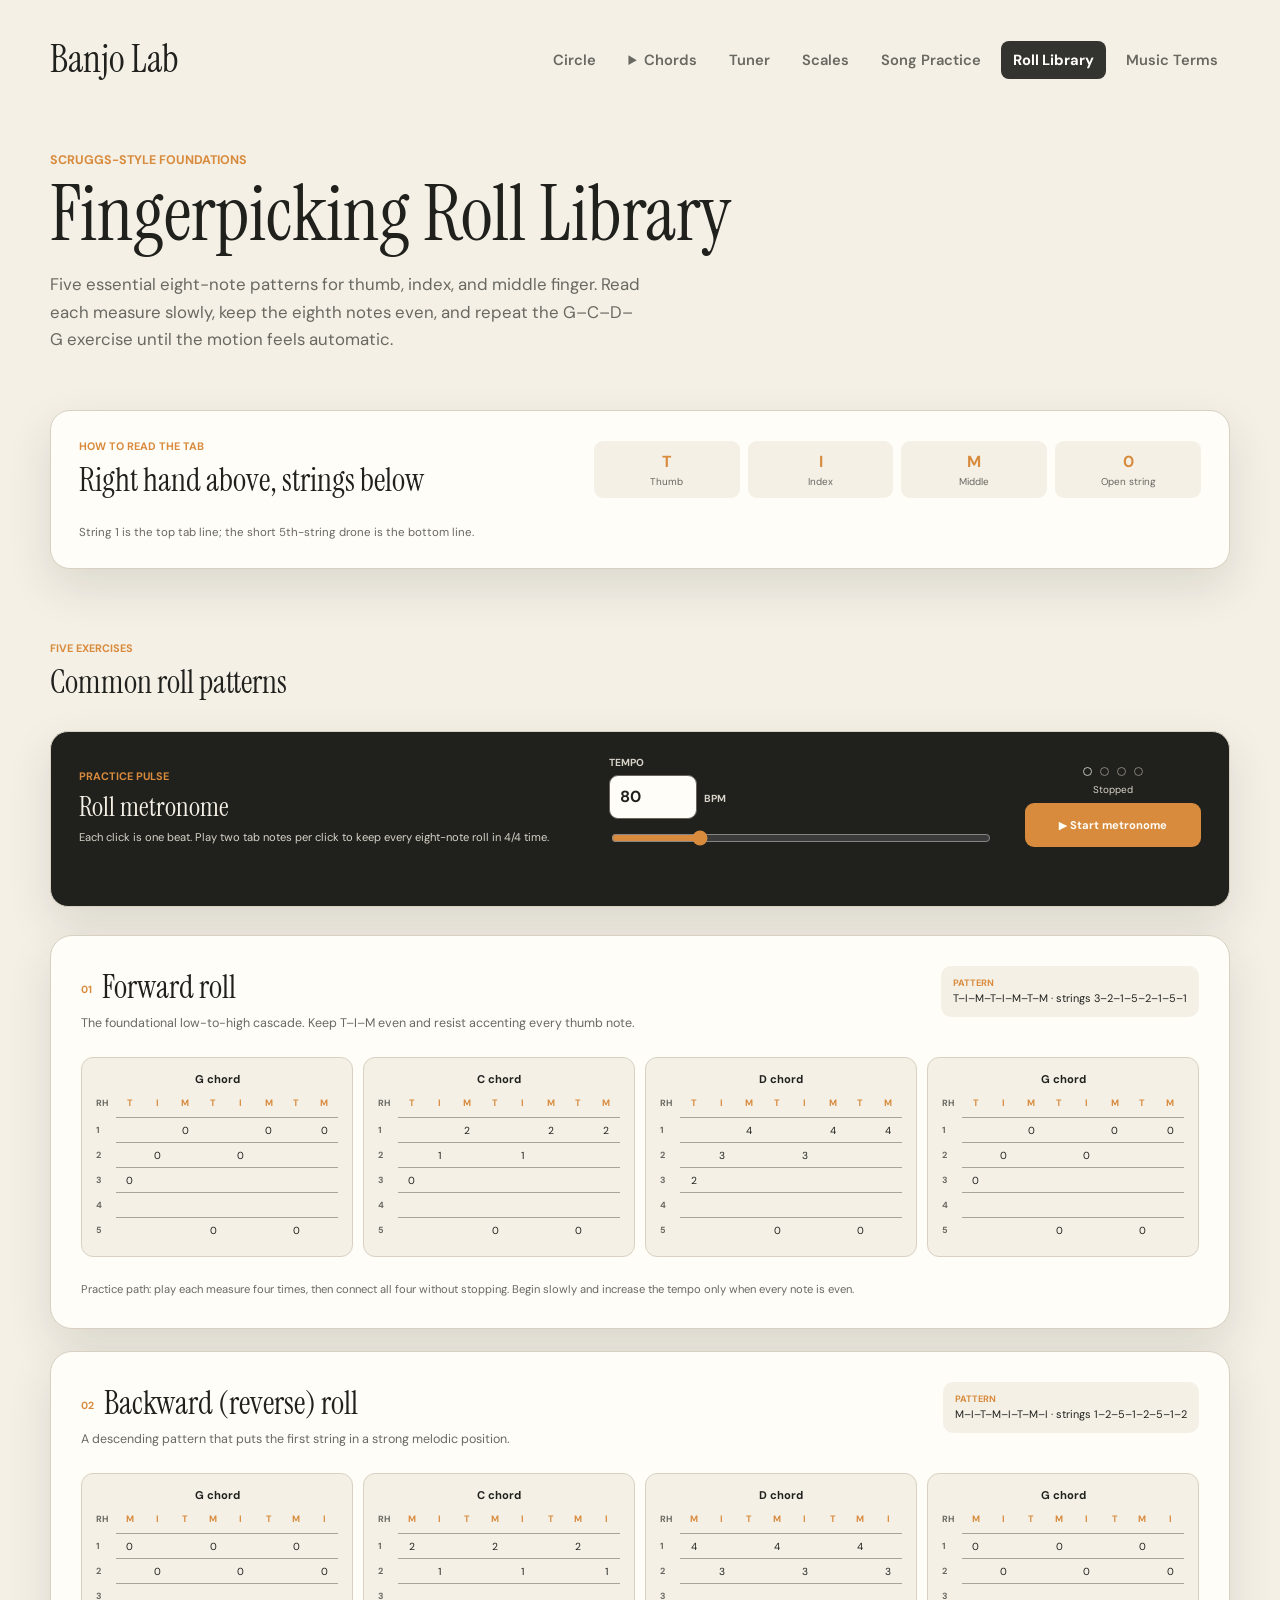
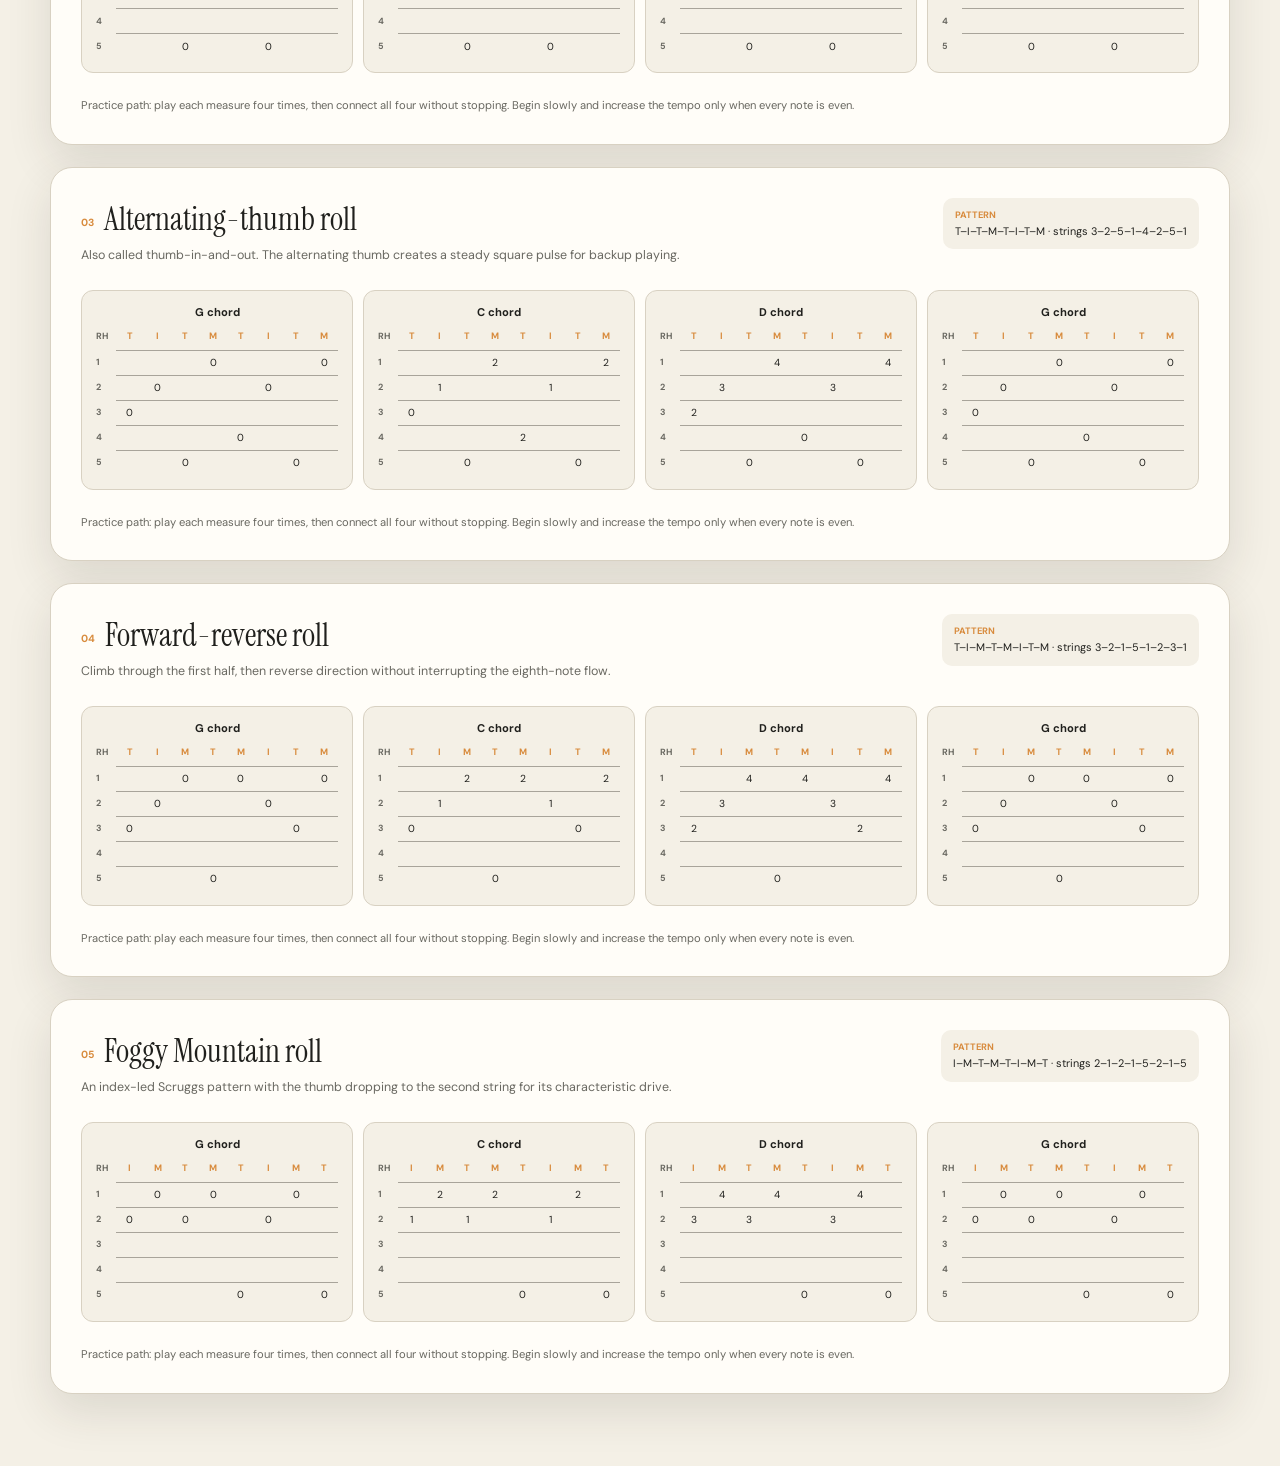
<file: rolls.html>
<!doctype html>
<html lang="en">
  <head>
    <meta charset="UTF-8" />
    <meta name="viewport" content="width=device-width, initial-scale=1" />
    <meta name="description" content="Five essential Scruggs-style banjo roll patterns shown as open-G tablature exercises." />
    <title>Banjo Lab · Roll Library</title>
    <link rel="preconnect" href="https://fonts.googleapis.com" />
    <link rel="preconnect" href="https://fonts.gstatic.com" crossorigin />
    <link
      href="https://fonts.googleapis.com/css2?family=DM+Sans:wght@400;500;600;700&family=Instrument+Serif:ital@0;1&display=swap"
      rel="stylesheet"
    />
    <link rel="stylesheet" href="styles.css" />
    <link rel="stylesheet" href="rolls.css" />
  </head>
  <body>
    <main class="rolls-shell">
      <nav class="site-nav" aria-label="Primary navigation">
        <a class="site-brand" href="index.html">Banjo Lab</a>
        <div class="site-menu">
          <button class="site-menu-toggle" type="button" aria-expanded="false" aria-controls="site-nav-links">Menu</button>
          <div id="site-nav-links" class="site-nav-links">
          <a href="circle.html">Circle</a>
          <details class="nav-menu">
            <summary>Chords</summary>
            <div class="nav-submenu">
              <a href="chords.html">Chord Chart</a>
              <a href="practice.html?key=1">Chord Practice</a>
              <a href="flashcards.html">Flash Cards</a>
            </div>
          </details>
          <a href="tuner.html">Tuner</a>
          <a href="scales.html">Scales</a>
          <a href="songs.html">Song Practice</a>
          <a href="rolls.html" aria-current="page">Roll Library</a>
          <a href="terms.html">Music Terms</a>
          </div>
        </div>
      </nav>

      <header class="rolls-hero">
        <p class="eyebrow">Scruggs-style foundations</p>
        <h1>Fingerpicking Roll Library</h1>
        <p class="intro">
          Five essential eight-note patterns for thumb, index, and middle finger. Read each measure slowly,
          keep the eighth notes even, and repeat the G–C–D–G exercise until the motion feels automatic.
        </p>
      </header>

      <section class="tab-legend" aria-labelledby="tab-legend-title">
        <div>
          <p class="section-kicker">How to read the tab</p>
          <h2 id="tab-legend-title">Right hand above, strings below</h2>
        </div>
        <dl>
          <div><dt>T</dt><dd>Thumb</dd></div>
          <div><dt>I</dt><dd>Index</dd></div>
          <div><dt>M</dt><dd>Middle</dd></div>
          <div><dt>0</dt><dd>Open string</dd></div>
        </dl>
        <p>String 1 is the top tab line; the short 5th-string drone is the bottom line.</p>
      </section>

      <section class="roll-exercises" aria-labelledby="roll-exercises-title">
        <div class="rolls-section-heading">
          <div>
            <p class="section-kicker">Five exercises</p>
            <h2 id="roll-exercises-title">Common roll patterns</h2>
          </div>
        </div>
        <section class="roll-metronome" aria-labelledby="roll-metronome-title">
          <div class="roll-metronome-copy">
            <p class="section-kicker">Practice pulse</p>
            <h3 id="roll-metronome-title">Roll metronome</h3>
            <p>Each click is one beat. Play two tab notes per click to keep every eight-note roll in 4/4 time.</p>
          </div>
          <div class="roll-tempo-control">
            <label for="roll-bpm-number">Tempo</label>
            <div class="roll-bpm-entry">
              <input id="roll-bpm-number" type="number" min="40" max="220" step="1" value="80" inputmode="numeric" />
              <span aria-hidden="true">BPM</span>
            </div>
            <input id="roll-bpm-range" type="range" min="40" max="220" step="1" value="80" aria-label="Metronome tempo in beats per minute" />
          </div>
          <div class="roll-metronome-action">
            <div id="roll-beat-dots" class="roll-beat-dots" aria-hidden="true"></div>
            <p id="roll-metronome-status" class="roll-metronome-status" aria-live="polite">Stopped</p>
            <button id="roll-metronome-toggle" type="button" aria-pressed="false">
              <span aria-hidden="true">▶</span> Start metronome
            </button>
          </div>
          <p id="roll-audio-help" class="roll-audio-help" aria-live="polite"></p>
        </section>
        <ol id="roll-list" class="roll-list"></ol>
      </section>
    </main>

    <script src="nav.js"></script>
    <script src="rolls.js"></script>
  </body>
</html>
</file>
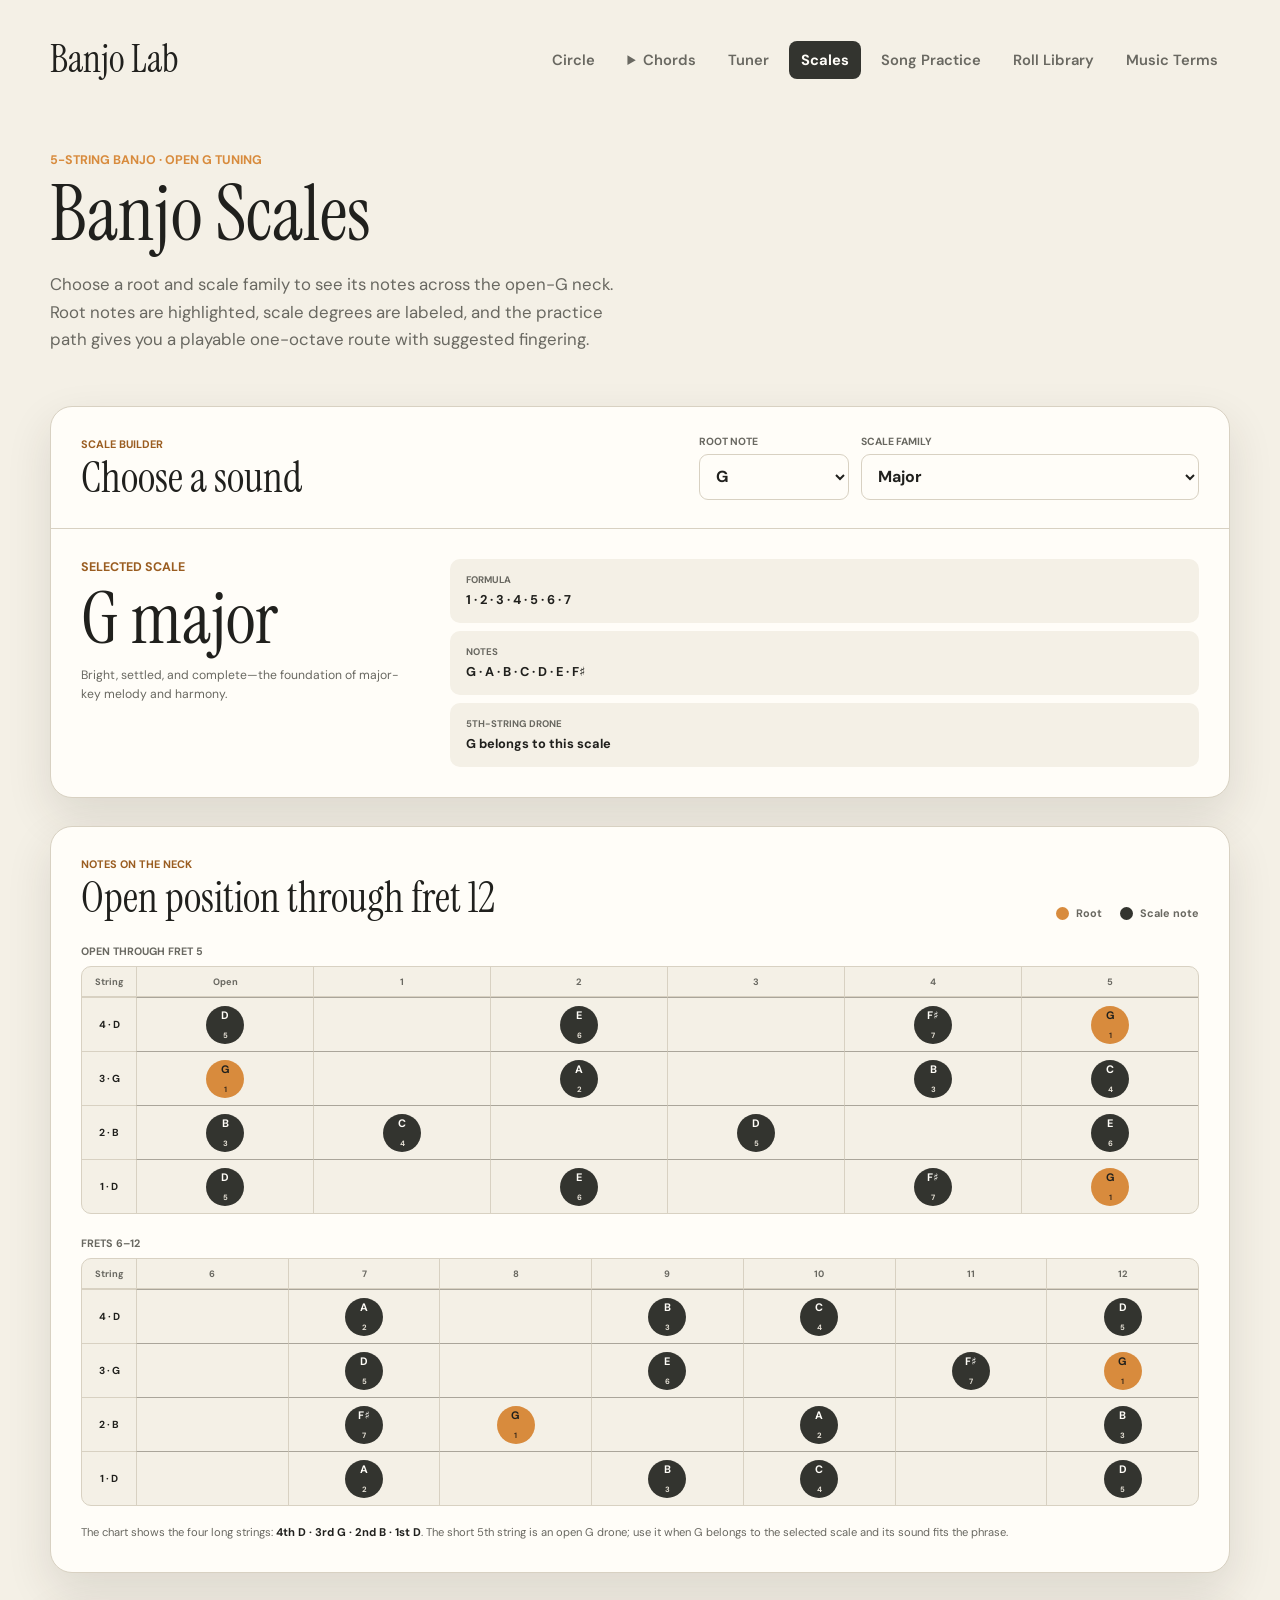
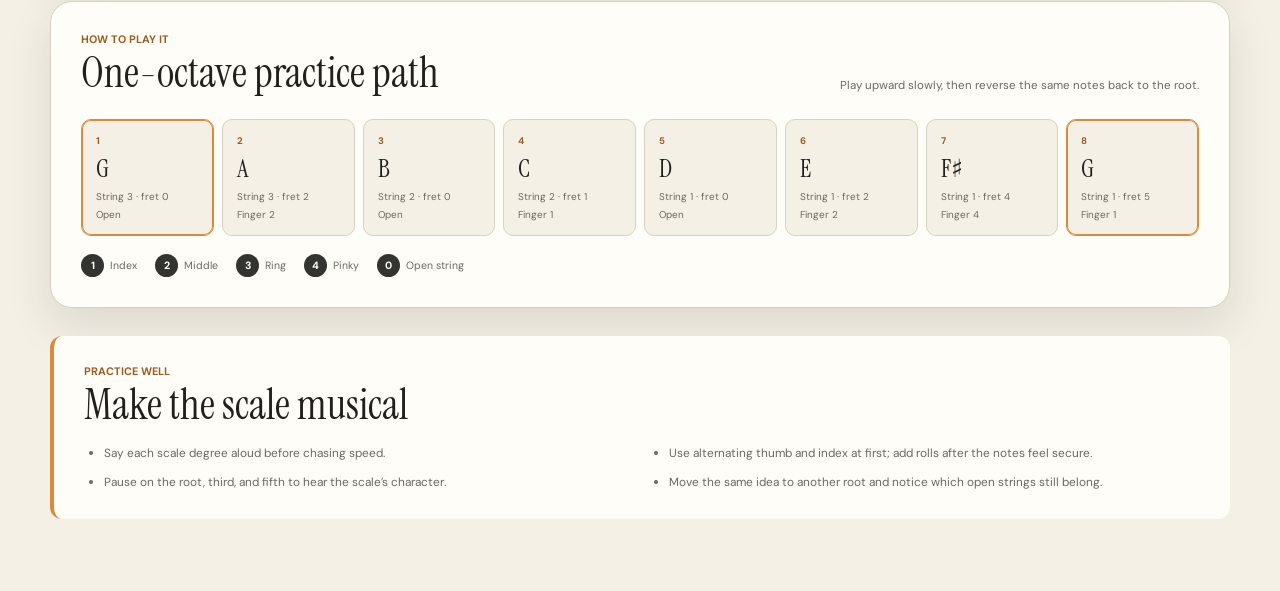
<file: scales.html>
<!doctype html>
<html lang="en">
  <head>
    <meta charset="UTF-8" />
    <meta name="viewport" content="width=device-width, initial-scale=1" />
    <meta
      name="description"
      content="Interactive open-G five-string banjo scale charts with note spellings, fretboard positions, scale degrees, and suggested fingering."
    />
    <title>Banjo Lab · Scales</title>
    <link rel="preconnect" href="https://fonts.googleapis.com" />
    <link rel="preconnect" href="https://fonts.gstatic.com" crossorigin />
    <link
      href="https://fonts.googleapis.com/css2?family=DM+Sans:wght@400;500;600;700&amp;family=Instrument+Serif:ital@0;1&amp;display=swap"
      rel="stylesheet"
    />
    <link rel="stylesheet" href="styles.css" />
    <link rel="stylesheet" href="scales.css" />
  </head>
  <body>
    <main class="scales-shell">
      <nav class="site-nav" aria-label="Primary navigation">
        <a class="site-brand" href="index.html">Banjo Lab</a>
        <div class="site-menu">
          <button class="site-menu-toggle" type="button" aria-expanded="false" aria-controls="site-nav-links">Menu</button>
          <div id="site-nav-links" class="site-nav-links">
          <a href="circle.html">Circle</a>
          <details class="nav-menu">
            <summary>Chords</summary>
            <div class="nav-submenu">
              <a href="chords.html">Chord Chart</a>
              <a href="practice.html?key=1">Chord Practice</a>
              <a href="flashcards.html">Flash Cards</a>
            </div>
          </details>
          <a href="tuner.html">Tuner</a>
          <a href="scales.html" aria-current="page">Scales</a>
          <a href="songs.html">Song Practice</a>
          <a href="rolls.html">Roll Library</a>
          <a href="terms.html">Music Terms</a>
          </div>
        </div>
      </nav>

      <header class="scales-hero">
        <p class="eyebrow">5-string banjo · Open G tuning</p>
        <h1>Banjo Scales</h1>
        <p class="intro">
          Choose a root and scale family to see its notes across the open-G neck. Root notes are highlighted, scale
          degrees are labeled, and the practice path gives you a playable one-octave route with suggested fingering.
        </p>
      </header>

      <section class="scale-workbench" aria-labelledby="scale-workbench-title">
        <div class="scale-controls">
          <div>
            <p class="section-kicker">Scale builder</p>
            <h2 id="scale-workbench-title">Choose a sound</h2>
          </div>
          <div class="scale-fields">
            <label>
              <span>Root note</span>
              <select id="scale-root"></select>
            </label>
            <label>
              <span>Scale family</span>
              <select id="scale-type"></select>
            </label>
          </div>
        </div>

        <div class="scale-summary" aria-live="polite" aria-atomic="true">
          <div class="scale-title-block">
            <p class="card-label">Selected scale</p>
            <h2 id="selected-scale-name">G major</h2>
            <p id="scale-character">Bright, settled, and complete—the foundation of major-key melody and harmony.</p>
          </div>
          <dl class="scale-facts">
            <div>
              <dt>Formula</dt>
              <dd id="scale-formula">1 · 2 · 3 · 4 · 5 · 6 · 7</dd>
            </div>
            <div>
              <dt>Notes</dt>
              <dd id="scale-notes">G · A · B · C · D · E · F♯</dd>
            </div>
            <div>
              <dt>5th-string drone</dt>
              <dd id="drone-status">G belongs to this scale</dd>
            </div>
          </dl>
        </div>
      </section>

      <section class="fretboard-card" aria-labelledby="fretboard-title">
        <div class="section-heading">
          <div>
            <p class="section-kicker">Notes on the neck</p>
            <h2 id="fretboard-title">Open position through fret 12</h2>
          </div>
          <div class="scale-legend" aria-label="Fretboard legend">
            <span><i class="root-swatch" aria-hidden="true"></i>Root</span>
            <span><i class="scale-swatch" aria-hidden="true"></i>Scale note</span>
          </div>
        </div>
        <div id="scale-fretboard" class="scale-fretboard"></div>
        <p class="fretboard-note">
          The chart shows the four long strings: <strong>4th D · 3rd G · 2nd B · 1st D</strong>. The short 5th string
          is an open G drone; use it when G belongs to the selected scale and its sound fits the phrase.
        </p>
      </section>

      <section class="practice-path-card" aria-labelledby="practice-path-title">
        <div class="section-heading">
          <div>
            <p class="section-kicker">How to play it</p>
            <h2 id="practice-path-title">One-octave practice path</h2>
          </div>
          <p id="practice-direction">Play upward slowly, then reverse the same notes back to the root.</p>
        </div>
        <ol id="scale-path" class="scale-path" aria-label="Suggested one-octave scale fingering"></ol>
        <div class="finger-key" aria-label="Suggested left-hand fingering key">
          <span><strong>1</strong> Index</span>
          <span><strong>2</strong> Middle</span>
          <span><strong>3</strong> Ring</span>
          <span><strong>4</strong> Pinky</span>
          <span><strong>0</strong> Open string</span>
        </div>
      </section>

      <aside class="scale-tips" aria-labelledby="scale-tips-title">
        <p class="section-kicker">Practice well</p>
        <h2 id="scale-tips-title">Make the scale musical</h2>
        <ul>
          <li>Say each scale degree aloud before chasing speed.</li>
          <li>Use alternating thumb and index at first; add rolls after the notes feel secure.</li>
          <li>Pause on the root, third, and fifth to hear the scale’s character.</li>
          <li>Move the same idea to another root and notice which open strings still belong.</li>
        </ul>
      </aside>
    </main>

    <script src="nav.js"></script>
    <script src="scales.js"></script>
  </body>
</html>
</file>
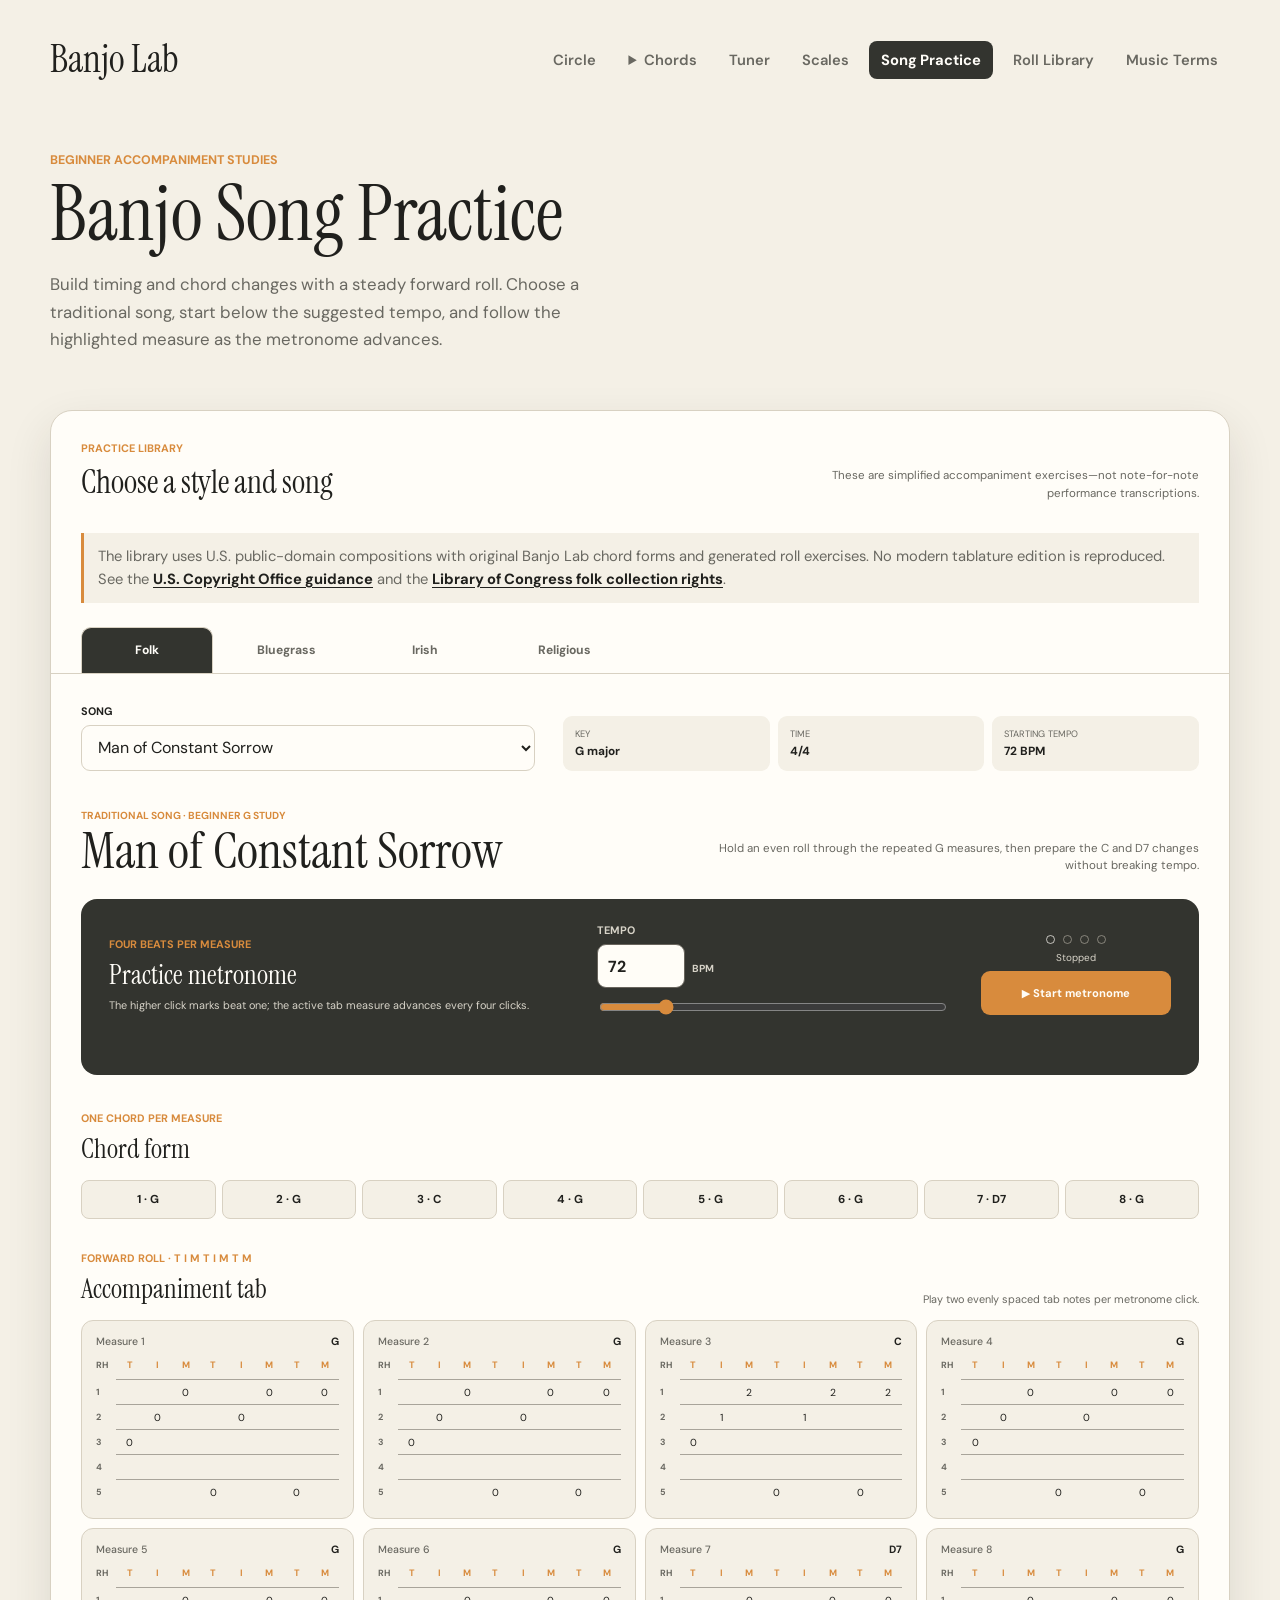
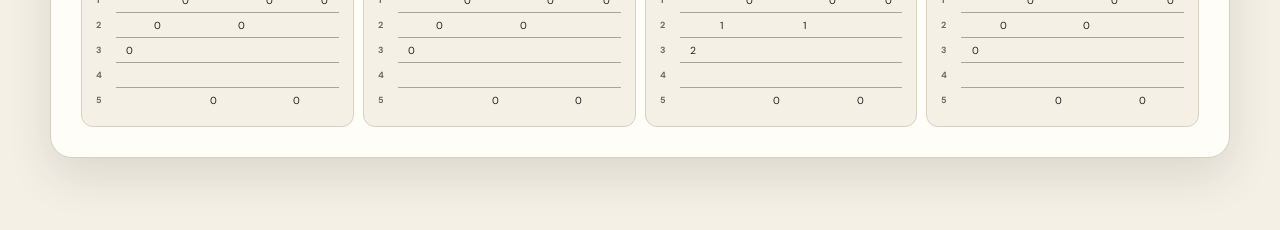
<file: songs.html>
<!doctype html>
<html lang="en">
  <head>
    <meta charset="UTF-8" />
    <meta name="viewport" content="width=device-width, initial-scale=1" />
    <meta name="description" content="Beginner five-string banjo song accompaniment tabs for traditional folk, bluegrass, Irish, and religious repertoire, with an adjustable metronome." />
    <title>Banjo Lab · Song Practice</title>
    <link rel="preconnect" href="https://fonts.googleapis.com" />
    <link rel="preconnect" href="https://fonts.gstatic.com" crossorigin />
    <link
      href="https://fonts.googleapis.com/css2?family=DM+Sans:wght@400;500;600;700&amp;family=Instrument+Serif:ital@0;1&amp;display=swap"
      rel="stylesheet"
    />
    <link rel="stylesheet" href="styles.css" />
    <link rel="stylesheet" href="songs.css" />
  </head>
  <body>
    <main class="songs-shell">
      <nav class="site-nav" aria-label="Primary navigation">
        <a class="site-brand" href="index.html">Banjo Lab</a>
        <div class="site-menu">
          <button class="site-menu-toggle" type="button" aria-expanded="false" aria-controls="site-nav-links">Menu</button>
          <div id="site-nav-links" class="site-nav-links">
          <a href="circle.html">Circle</a>
          <details class="nav-menu">
            <summary>Chords</summary>
            <div class="nav-submenu">
              <a href="chords.html">Chord Chart</a>
              <a href="practice.html?key=1">Chord Practice</a>
              <a href="flashcards.html">Flash Cards</a>
            </div>
          </details>
          <a href="tuner.html">Tuner</a>
          <a href="scales.html">Scales</a>
          <a href="songs.html" aria-current="page">Song Practice</a>
          <a href="rolls.html">Roll Library</a>
          <a href="terms.html">Music Terms</a>
          </div>
        </div>
      </nav>

      <header class="songs-hero">
        <p class="eyebrow">Beginner accompaniment studies</p>
        <h1>Banjo Song Practice</h1>
        <p class="intro">
          Build timing and chord changes with a steady forward roll. Choose a traditional song, start below the
          suggested tempo, and follow the highlighted measure as the metronome advances.
        </p>
      </header>

      <section class="song-library" aria-labelledby="song-library-title">
        <div class="library-heading">
          <div>
            <p class="section-kicker">Practice library</p>
            <h2 id="song-library-title">Choose a style and song</h2>
          </div>
          <p>These are simplified accompaniment exercises—not note-for-note performance transcriptions.</p>
        </div>

        <p class="song-rights-note">
          The library uses U.S. public-domain compositions with original Banjo Lab chord forms and generated roll
          exercises. No modern tablature edition is reproduced. See the
          <a href="https://www.copyright.gov/what-is-copyright/">U.S. Copyright Office guidance</a> and the
          <a href="https://citizen-dj.labs.loc.gov/loc-jukebox-folk-songs/use/">Library of Congress folk collection rights</a>.
        </p>

        <div class="category-tabs" role="tablist" aria-label="Song categories">
          <button id="folk-tab" type="button" role="tab" aria-selected="true" aria-controls="song-panel" data-category="folk">Folk</button>
          <button id="bluegrass-tab" type="button" role="tab" aria-selected="false" aria-controls="song-panel" data-category="bluegrass" tabindex="-1">Bluegrass</button>
          <button id="irish-tab" type="button" role="tab" aria-selected="false" aria-controls="song-panel" data-category="irish" tabindex="-1">Irish</button>
          <button id="religious-tab" type="button" role="tab" aria-selected="false" aria-controls="song-panel" data-category="religious" tabindex="-1">Religious</button>
        </div>

        <section id="song-panel" class="song-panel" role="tabpanel" aria-labelledby="folk-tab" tabindex="0">
          <div class="song-picker-row">
            <div class="song-picker">
              <label for="song-select">Song</label>
              <select id="song-select"></select>
            </div>
            <dl class="song-facts" aria-label="Selected song practice details">
              <div><dt>Key</dt><dd id="song-key">G major</dd></div>
              <div><dt>Time</dt><dd>4/4</dd></div>
              <div><dt>Starting tempo</dt><dd id="song-tempo">72 BPM</dd></div>
            </dl>
          </div>

          <div class="song-heading">
            <div>
              <p id="song-source" class="song-source">Traditional</p>
              <h2 id="song-title">Man of Constant Sorrow</h2>
            </div>
            <p id="song-description"></p>
          </div>

          <section class="song-metronome" aria-labelledby="song-metronome-title">
            <div class="metronome-copy">
              <p class="section-kicker">Four beats per measure</p>
              <h3 id="song-metronome-title">Practice metronome</h3>
              <p>The higher click marks beat one; the active tab measure advances every four clicks.</p>
            </div>
            <div class="song-tempo-control">
              <label for="song-bpm-number">Tempo</label>
              <div class="song-bpm-entry">
                <input id="song-bpm-number" type="number" min="40" max="220" step="1" value="72" inputmode="numeric" />
                <span aria-hidden="true">BPM</span>
              </div>
              <input id="song-bpm-range" type="range" min="40" max="220" step="1" value="72" aria-label="Song practice tempo in beats per minute" />
            </div>
            <div class="song-metronome-action">
              <div id="song-beat-dots" class="song-beat-dots" aria-hidden="true"></div>
              <p id="song-metronome-status" class="song-metronome-status" aria-live="polite">Stopped</p>
              <button id="song-metronome-toggle" type="button" aria-pressed="false">
                <span aria-hidden="true">▶</span> Start metronome
              </button>
            </div>
            <p id="song-audio-help" class="song-audio-help" aria-live="polite"></p>
          </section>

          <section class="progression-section" aria-labelledby="progression-title">
            <div>
              <p class="section-kicker">One chord per measure</p>
              <h3 id="progression-title">Chord form</h3>
            </div>
            <ol id="song-progression" class="song-progression"></ol>
          </section>

          <section class="song-tab-section" aria-labelledby="song-tab-title">
            <div class="tab-heading">
              <div>
                <p class="section-kicker">Forward roll · T I M T I M T M</p>
                <h3 id="song-tab-title">Accompaniment tab</h3>
              </div>
              <p>Play two evenly spaced tab notes per metronome click.</p>
            </div>
            <div id="song-tab" class="song-tab-strip"></div>
          </section>
        </section>
      </section>

    </main>

    <script src="nav.js"></script>
    <script src="songs.js"></script>
  </body>
</html>
</file>
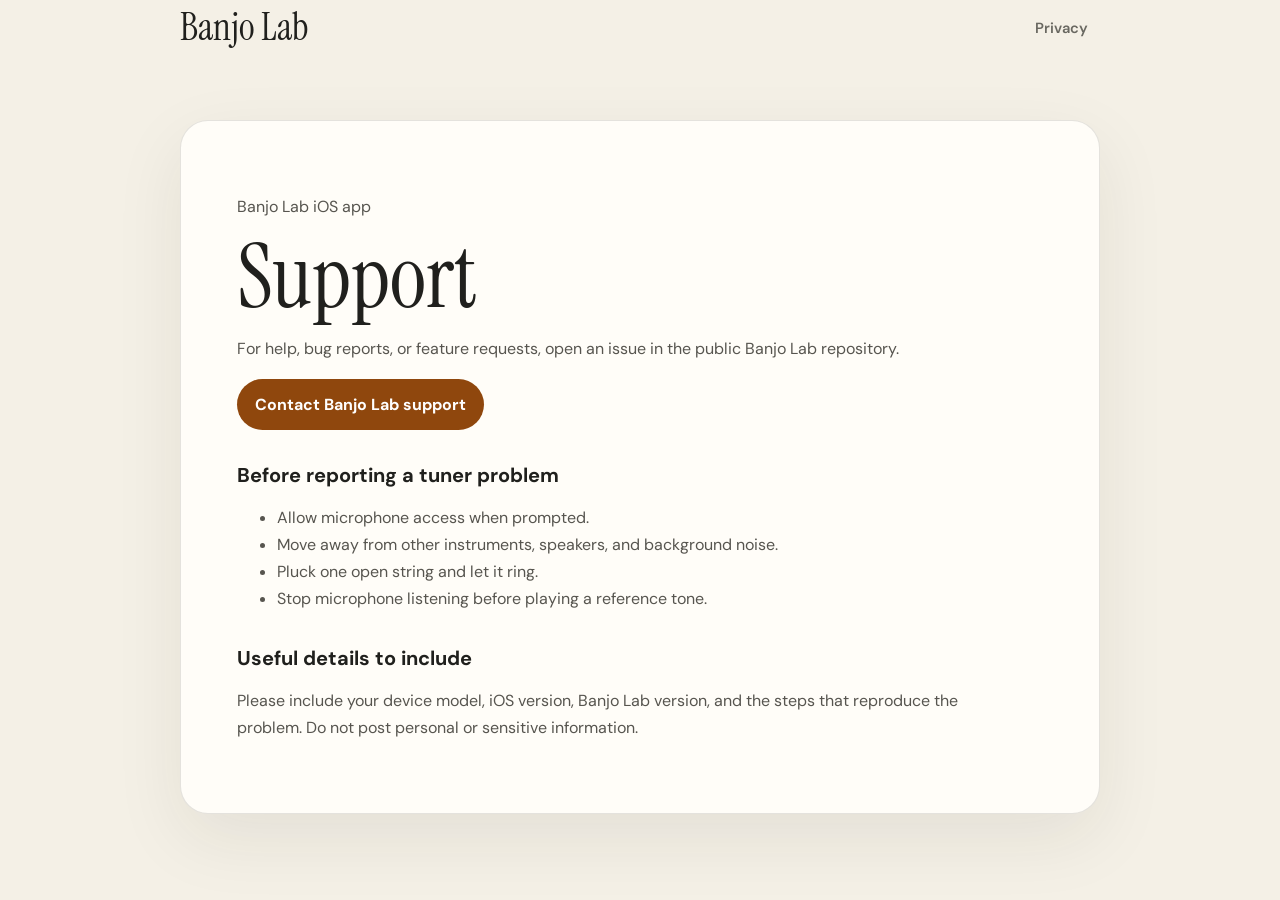
<file: support.html>
<!doctype html>
<html lang="en">
  <head>
    <meta charset="UTF-8" />
    <meta name="viewport" content="width=device-width, initial-scale=1" />
    <meta name="description" content="Help and support for the Banjo Lab iOS companion app." />
    <title>Banjo Lab · Support</title>
    <link rel="preconnect" href="https://fonts.googleapis.com" />
    <link rel="preconnect" href="https://fonts.gstatic.com" crossorigin />
    <link href="https://fonts.googleapis.com/css2?family=DM+Sans:wght@400;500;600;700&amp;family=Instrument+Serif&amp;display=swap" rel="stylesheet" />
    <link rel="stylesheet" href="styles.css" />
    <link rel="stylesheet" href="legal.css" />
  </head>
  <body>
    <main class="legal-shell">
      <nav class="site-nav" aria-label="Primary navigation">
        <a class="site-brand" href="index.html">Banjo Lab</a>
        <a href="privacy.html">Privacy</a>
      </nav>

      <article class="legal-card">
        <p class="section-kicker">Banjo Lab iOS app</p>
        <h1>Support</h1>
        <p>For help, bug reports, or feature requests, open an issue in the public Banjo Lab repository.</p>
        <p><a class="legal-action" href="https://github.com/kwilliams312/banjo-lab/issues/new">Contact Banjo Lab support</a></p>

        <h2>Before reporting a tuner problem</h2>
        <ul>
          <li>Allow microphone access when prompted.</li>
          <li>Move away from other instruments, speakers, and background noise.</li>
          <li>Pluck one open string and let it ring.</li>
          <li>Stop microphone listening before playing a reference tone.</li>
        </ul>

        <h2>Useful details to include</h2>
        <p>Please include your device model, iOS version, Banjo Lab version, and the steps that reproduce the problem. Do not post personal or sensitive information.</p>
      </article>
    </main>
  </body>
</html>
</file>
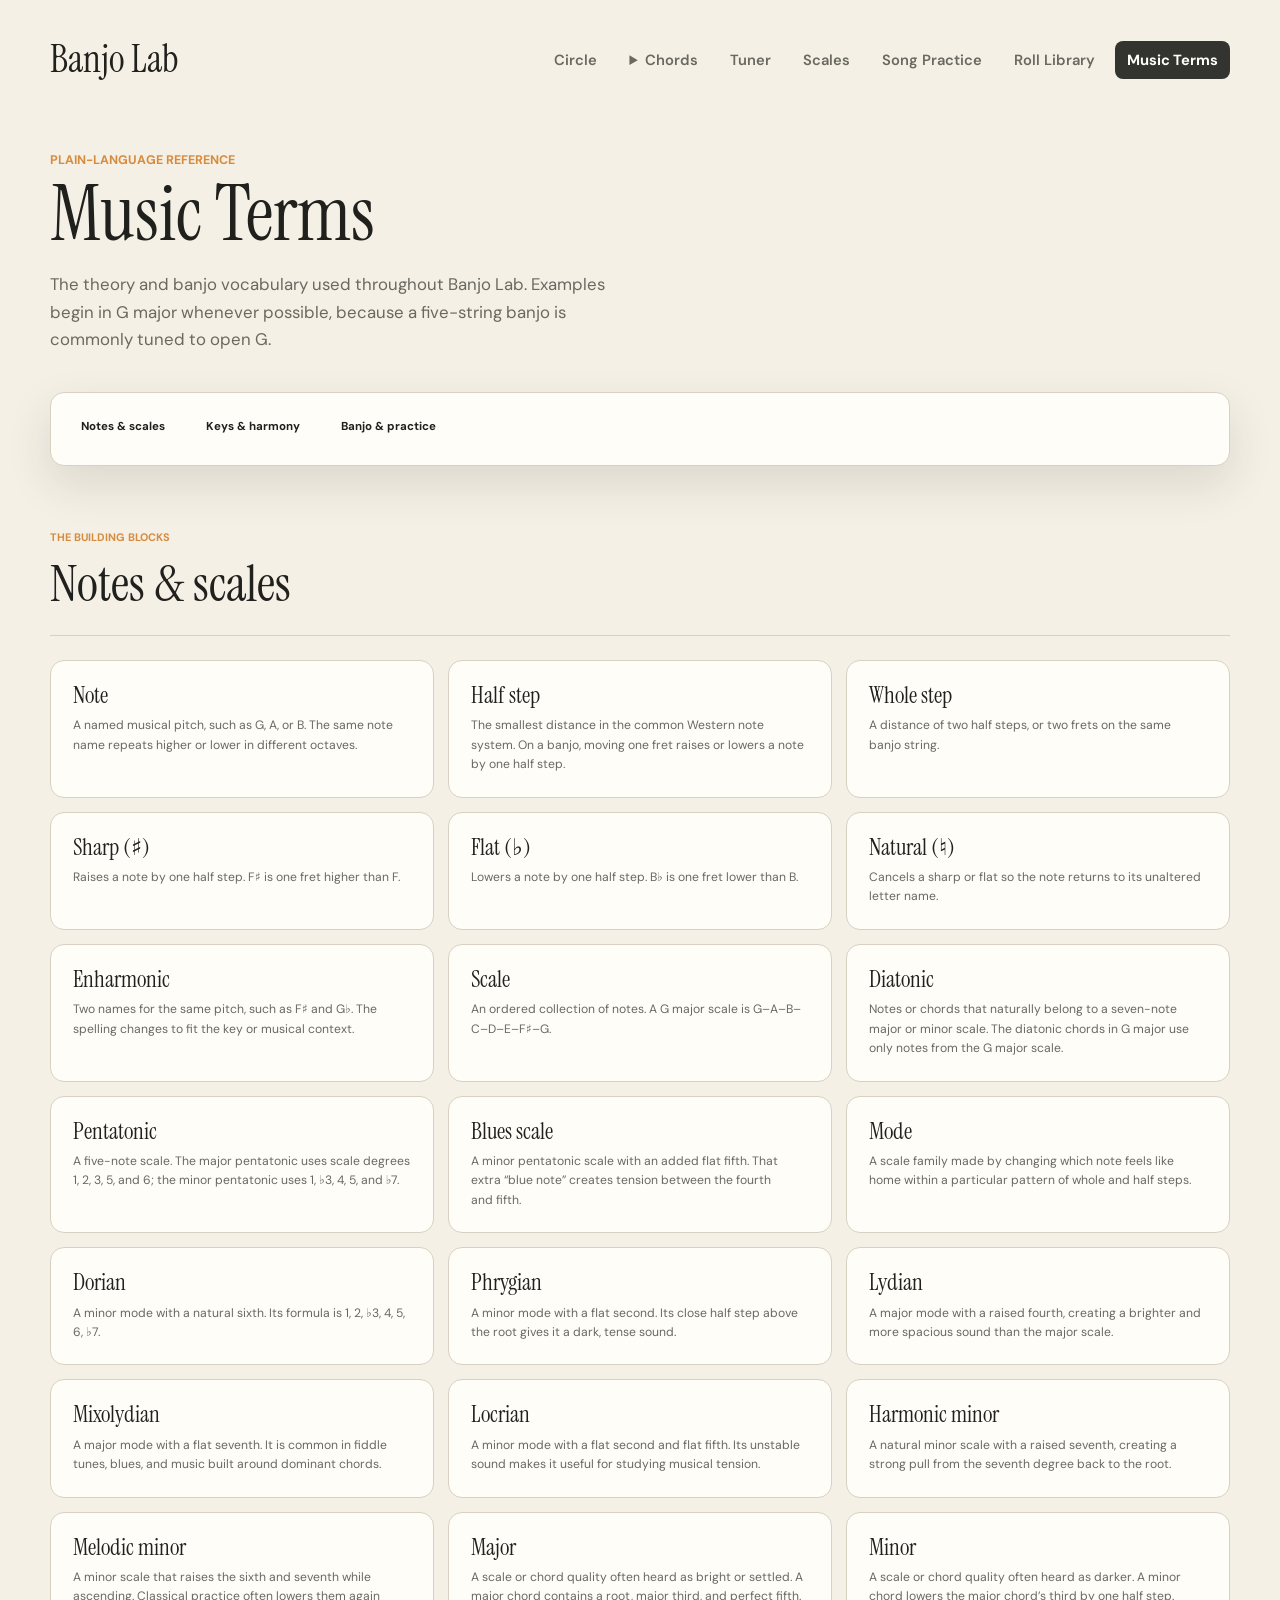
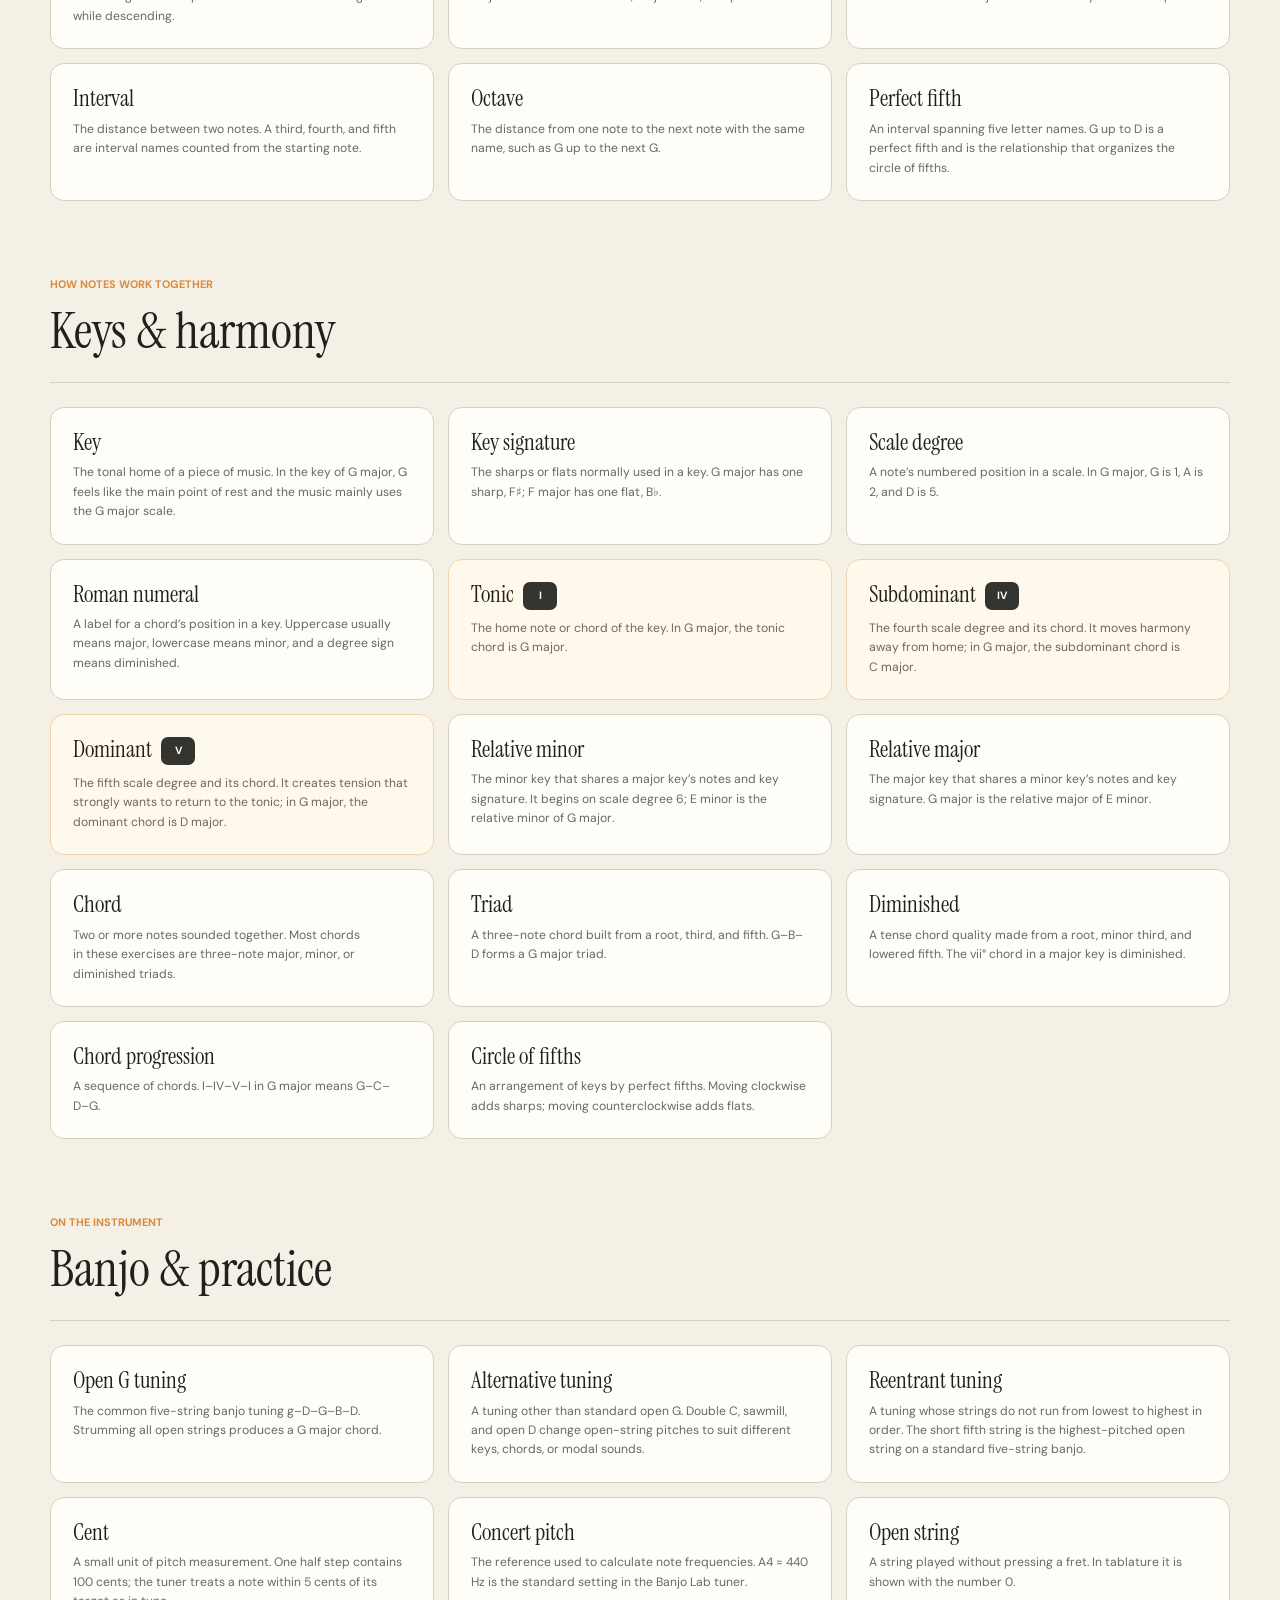
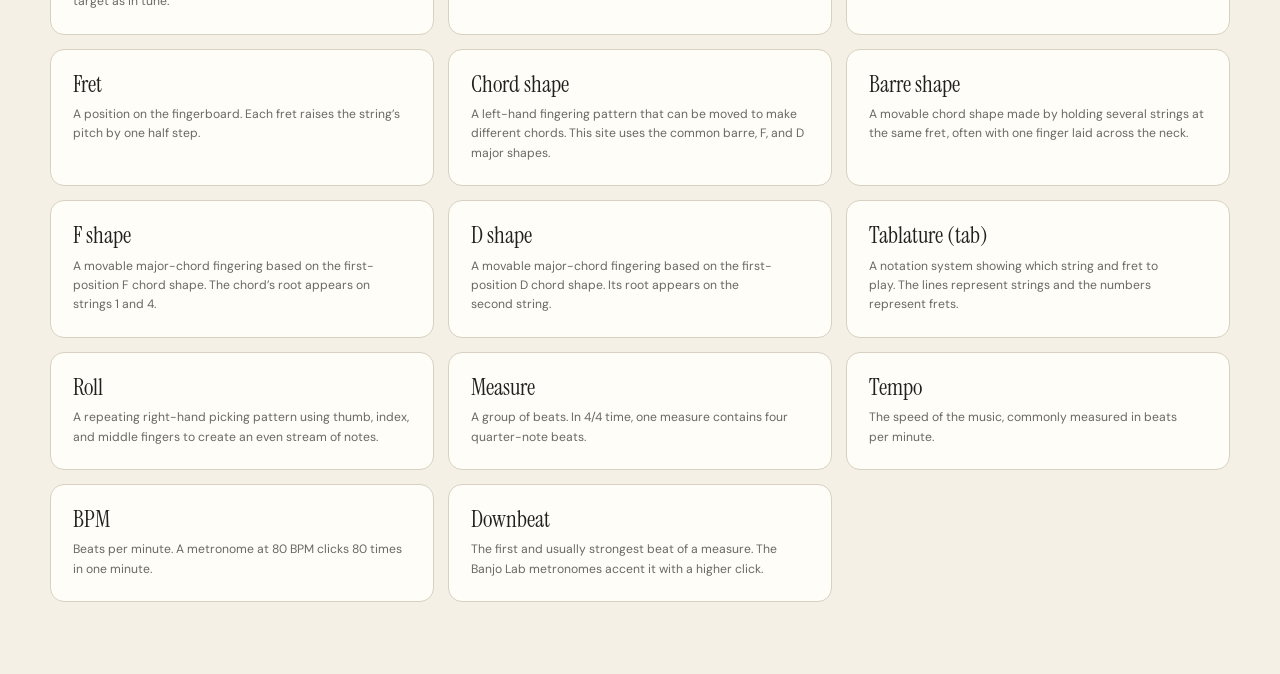
<file: terms.html>
<!doctype html>
<html lang="en">
  <head>
    <meta charset="UTF-8" />
    <meta name="viewport" content="width=device-width, initial-scale=1" />
    <meta name="description" content="A plain-language glossary of the music theory, banjo, tablature, and practice terms used throughout Banjo Lab." />
    <title>Banjo Lab · Music Terms</title>
    <link rel="preconnect" href="https://fonts.googleapis.com" />
    <link rel="preconnect" href="https://fonts.gstatic.com" crossorigin />
    <link
      href="https://fonts.googleapis.com/css2?family=DM+Sans:wght@400;500;600;700&amp;family=Instrument+Serif:ital@0;1&amp;display=swap"
      rel="stylesheet"
    />
    <link rel="stylesheet" href="styles.css" />
    <link rel="stylesheet" href="terms.css" />
  </head>
  <body>
    <main class="terms-shell">
      <nav class="site-nav" aria-label="Primary navigation">
        <a class="site-brand" href="index.html">Banjo Lab</a>
        <div class="site-menu">
          <button class="site-menu-toggle" type="button" aria-expanded="false" aria-controls="site-nav-links">Menu</button>
          <div id="site-nav-links" class="site-nav-links">
          <a href="circle.html">Circle</a>
          <details class="nav-menu">
            <summary>Chords</summary>
            <div class="nav-submenu">
              <a href="chords.html">Chord Chart</a>
              <a href="practice.html?key=1">Chord Practice</a>
              <a href="flashcards.html">Flash Cards</a>
            </div>
          </details>
          <a href="tuner.html">Tuner</a>
          <a href="scales.html">Scales</a>
          <a href="songs.html">Song Practice</a>
          <a href="rolls.html">Roll Library</a>
          <a href="terms.html" aria-current="page">Music Terms</a>
          </div>
        </div>
      </nav>

      <header class="terms-hero">
        <p class="eyebrow">Plain-language reference</p>
        <h1>Music Terms</h1>
        <p class="intro">
          The theory and banjo vocabulary used throughout Banjo Lab. Examples begin in G major whenever possible,
          because a five-string banjo is commonly tuned to open G.
        </p>
      </header>

      <nav class="terms-jump" aria-label="Glossary sections">
        <a href="#notes-scales">Notes &amp; scales</a>
        <a href="#keys-harmony">Keys &amp; harmony</a>
        <a href="#banjo-practice">Banjo &amp; practice</a>
      </nav>

      <section id="notes-scales" class="term-section" aria-labelledby="notes-scales-title">
        <div class="term-section-heading">
          <p class="section-kicker">The building blocks</p>
          <h2 id="notes-scales-title">Notes &amp; scales</h2>
        </div>
        <dl class="term-grid">
          <div class="term-card">
            <dt>Note</dt>
            <dd>A named musical pitch, such as G, A, or B. The same note name repeats higher or lower in different octaves.</dd>
          </div>
          <div class="term-card">
            <dt>Half step</dt>
            <dd>The smallest distance in the common Western note system. On a banjo, moving one fret raises or lowers a note by one half step.</dd>
          </div>
          <div class="term-card">
            <dt>Whole step</dt>
            <dd>A distance of two half steps, or two frets on the same banjo string.</dd>
          </div>
          <div class="term-card">
            <dt>Sharp <span aria-hidden="true">(♯)</span></dt>
            <dd>Raises a note by one half step. F♯ is one fret higher than F.</dd>
          </div>
          <div class="term-card">
            <dt>Flat <span aria-hidden="true">(♭)</span></dt>
            <dd>Lowers a note by one half step. B♭ is one fret lower than B.</dd>
          </div>
          <div class="term-card">
            <dt>Natural <span aria-hidden="true">(♮)</span></dt>
            <dd>Cancels a sharp or flat so the note returns to its unaltered letter name.</dd>
          </div>
          <div class="term-card">
            <dt>Enharmonic</dt>
            <dd>Two names for the same pitch, such as F♯ and G♭. The spelling changes to fit the key or musical context.</dd>
          </div>
          <div class="term-card">
            <dt>Scale</dt>
            <dd>An ordered collection of notes. A G major scale is G–A–B–C–D–E–F♯–G.</dd>
          </div>
          <div class="term-card">
            <dt>Diatonic</dt>
            <dd>Notes or chords that naturally belong to a seven-note major or minor scale. The diatonic chords in G major use only notes from the G major scale.</dd>
          </div>
          <div class="term-card">
            <dt>Pentatonic</dt>
            <dd>A five-note scale. The major pentatonic uses scale degrees 1, 2, 3, 5, and 6; the minor pentatonic uses 1, ♭3, 4, 5, and ♭7.</dd>
          </div>
          <div class="term-card">
            <dt>Blues scale</dt>
            <dd>A minor pentatonic scale with an added flat fifth. That extra “blue note” creates tension between the fourth and fifth.</dd>
          </div>
          <div class="term-card">
            <dt>Mode</dt>
            <dd>A scale family made by changing which note feels like home within a particular pattern of whole and half steps.</dd>
          </div>
          <div class="term-card">
            <dt>Dorian</dt>
            <dd>A minor mode with a natural sixth. Its formula is 1, 2, ♭3, 4, 5, 6, ♭7.</dd>
          </div>
          <div class="term-card">
            <dt>Phrygian</dt>
            <dd>A minor mode with a flat second. Its close half step above the root gives it a dark, tense sound.</dd>
          </div>
          <div class="term-card">
            <dt>Lydian</dt>
            <dd>A major mode with a raised fourth, creating a brighter and more spacious sound than the major scale.</dd>
          </div>
          <div class="term-card">
            <dt>Mixolydian</dt>
            <dd>A major mode with a flat seventh. It is common in fiddle tunes, blues, and music built around dominant chords.</dd>
          </div>
          <div class="term-card">
            <dt>Locrian</dt>
            <dd>A minor mode with a flat second and flat fifth. Its unstable sound makes it useful for studying musical tension.</dd>
          </div>
          <div class="term-card">
            <dt>Harmonic minor</dt>
            <dd>A natural minor scale with a raised seventh, creating a strong pull from the seventh degree back to the root.</dd>
          </div>
          <div class="term-card">
            <dt>Melodic minor</dt>
            <dd>A minor scale that raises the sixth and seventh while ascending. Classical practice often lowers them again while descending.</dd>
          </div>
          <div class="term-card">
            <dt>Major</dt>
            <dd>A scale or chord quality often heard as bright or settled. A major chord contains a root, major third, and perfect fifth.</dd>
          </div>
          <div class="term-card">
            <dt>Minor</dt>
            <dd>A scale or chord quality often heard as darker. A minor chord lowers the major chord’s third by one half step.</dd>
          </div>
          <div class="term-card">
            <dt>Interval</dt>
            <dd>The distance between two notes. A third, fourth, and fifth are interval names counted from the starting note.</dd>
          </div>
          <div class="term-card">
            <dt>Octave</dt>
            <dd>The distance from one note to the next note with the same name, such as G up to the next G.</dd>
          </div>
          <div class="term-card">
            <dt>Perfect fifth</dt>
            <dd>An interval spanning five letter names. G up to D is a perfect fifth and is the relationship that organizes the circle of fifths.</dd>
          </div>
        </dl>
      </section>

      <section id="keys-harmony" class="term-section" aria-labelledby="keys-harmony-title">
        <div class="term-section-heading">
          <p class="section-kicker">How notes work together</p>
          <h2 id="keys-harmony-title">Keys &amp; harmony</h2>
        </div>
        <dl class="term-grid">
          <div class="term-card">
            <dt>Key</dt>
            <dd>The tonal home of a piece of music. In the key of G major, G feels like the main point of rest and the music mainly uses the G major scale.</dd>
          </div>
          <div class="term-card">
            <dt>Key signature</dt>
            <dd>The sharps or flats normally used in a key. G major has one sharp, F♯; F major has one flat, B♭.</dd>
          </div>
          <div class="term-card">
            <dt>Scale degree</dt>
            <dd>A note’s numbered position in a scale. In G major, G is 1, A is 2, and D is 5.</dd>
          </div>
          <div class="term-card">
            <dt>Roman numeral</dt>
            <dd>A label for a chord’s position in a key. Uppercase usually means major, lowercase means minor, and a degree sign means diminished.</dd>
          </div>
          <div class="term-card featured-term">
            <dt>Tonic <span class="term-symbol">I</span></dt>
            <dd>The home note or chord of the key. In G major, the tonic chord is G major.</dd>
          </div>
          <div class="term-card featured-term">
            <dt>Subdominant <span class="term-symbol">IV</span></dt>
            <dd>The fourth scale degree and its chord. It moves harmony away from home; in G major, the subdominant chord is C major.</dd>
          </div>
          <div class="term-card featured-term">
            <dt>Dominant <span class="term-symbol">V</span></dt>
            <dd>The fifth scale degree and its chord. It creates tension that strongly wants to return to the tonic; in G major, the dominant chord is D major.</dd>
          </div>
          <div class="term-card">
            <dt>Relative minor</dt>
            <dd>The minor key that shares a major key’s notes and key signature. It begins on scale degree 6; E minor is the relative minor of G major.</dd>
          </div>
          <div class="term-card">
            <dt>Relative major</dt>
            <dd>The major key that shares a minor key’s notes and key signature. G major is the relative major of E minor.</dd>
          </div>
          <div class="term-card">
            <dt>Chord</dt>
            <dd>Two or more notes sounded together. Most chords in these exercises are three-note major, minor, or diminished triads.</dd>
          </div>
          <div class="term-card">
            <dt>Triad</dt>
            <dd>A three-note chord built from a root, third, and fifth. G–B–D forms a G major triad.</dd>
          </div>
          <div class="term-card">
            <dt>Diminished</dt>
            <dd>A tense chord quality made from a root, minor third, and lowered fifth. The vii° chord in a major key is diminished.</dd>
          </div>
          <div class="term-card">
            <dt>Chord progression</dt>
            <dd>A sequence of chords. I–IV–V–I in G major means G–C–D–G.</dd>
          </div>
          <div class="term-card">
            <dt>Circle of fifths</dt>
            <dd>An arrangement of keys by perfect fifths. Moving clockwise adds sharps; moving counterclockwise adds flats.</dd>
          </div>
        </dl>
      </section>

      <section id="banjo-practice" class="term-section" aria-labelledby="banjo-practice-title">
        <div class="term-section-heading">
          <p class="section-kicker">On the instrument</p>
          <h2 id="banjo-practice-title">Banjo &amp; practice</h2>
        </div>
        <dl class="term-grid">
          <div class="term-card">
            <dt>Open G tuning</dt>
            <dd>The common five-string banjo tuning g–D–G–B–D. Strumming all open strings produces a G major chord.</dd>
          </div>
          <div class="term-card">
            <dt>Alternative tuning</dt>
            <dd>A tuning other than standard open G. Double C, sawmill, and open D change open-string pitches to suit different keys, chords, or modal sounds.</dd>
          </div>
          <div class="term-card">
            <dt>Reentrant tuning</dt>
            <dd>A tuning whose strings do not run from lowest to highest in order. The short fifth string is the highest-pitched open string on a standard five-string banjo.</dd>
          </div>
          <div class="term-card">
            <dt>Cent</dt>
            <dd>A small unit of pitch measurement. One half step contains 100 cents; the tuner treats a note within 5 cents of its target as in tune.</dd>
          </div>
          <div class="term-card">
            <dt>Concert pitch</dt>
            <dd>The reference used to calculate note frequencies. A4 = 440 Hz is the standard setting in the Banjo Lab tuner.</dd>
          </div>
          <div class="term-card">
            <dt>Open string</dt>
            <dd>A string played without pressing a fret. In tablature it is shown with the number 0.</dd>
          </div>
          <div class="term-card">
            <dt>Fret</dt>
            <dd>A position on the fingerboard. Each fret raises the string’s pitch by one half step.</dd>
          </div>
          <div class="term-card">
            <dt>Chord shape</dt>
            <dd>A left-hand fingering pattern that can be moved to make different chords. This site uses the common barre, F, and D major shapes.</dd>
          </div>
          <div class="term-card">
            <dt>Barre shape</dt>
            <dd>A movable chord shape made by holding several strings at the same fret, often with one finger laid across the neck.</dd>
          </div>
          <div class="term-card">
            <dt>F shape</dt>
            <dd>A movable major-chord fingering based on the first-position F chord shape. The chord’s root appears on strings 1 and 4.</dd>
          </div>
          <div class="term-card">
            <dt>D shape</dt>
            <dd>A movable major-chord fingering based on the first-position D chord shape. Its root appears on the second string.</dd>
          </div>
          <div class="term-card">
            <dt>Tablature (tab)</dt>
            <dd>A notation system showing which string and fret to play. The lines represent strings and the numbers represent frets.</dd>
          </div>
          <div class="term-card">
            <dt>Roll</dt>
            <dd>A repeating right-hand picking pattern using thumb, index, and middle fingers to create an even stream of notes.</dd>
          </div>
          <div class="term-card">
            <dt>Measure</dt>
            <dd>A group of beats. In 4/4 time, one measure contains four quarter-note beats.</dd>
          </div>
          <div class="term-card">
            <dt>Tempo</dt>
            <dd>The speed of the music, commonly measured in beats per minute.</dd>
          </div>
          <div class="term-card">
            <dt>BPM</dt>
            <dd>Beats per minute. A metronome at 80 BPM clicks 80 times in one minute.</dd>
          </div>
          <div class="term-card">
            <dt>Downbeat</dt>
            <dd>The first and usually strongest beat of a measure. The Banjo Lab metronomes accent it with a higher click.</dd>
          </div>
        </dl>
      </section>
    </main>
    <script src="nav.js"></script>
  </body>
</html>
</file>
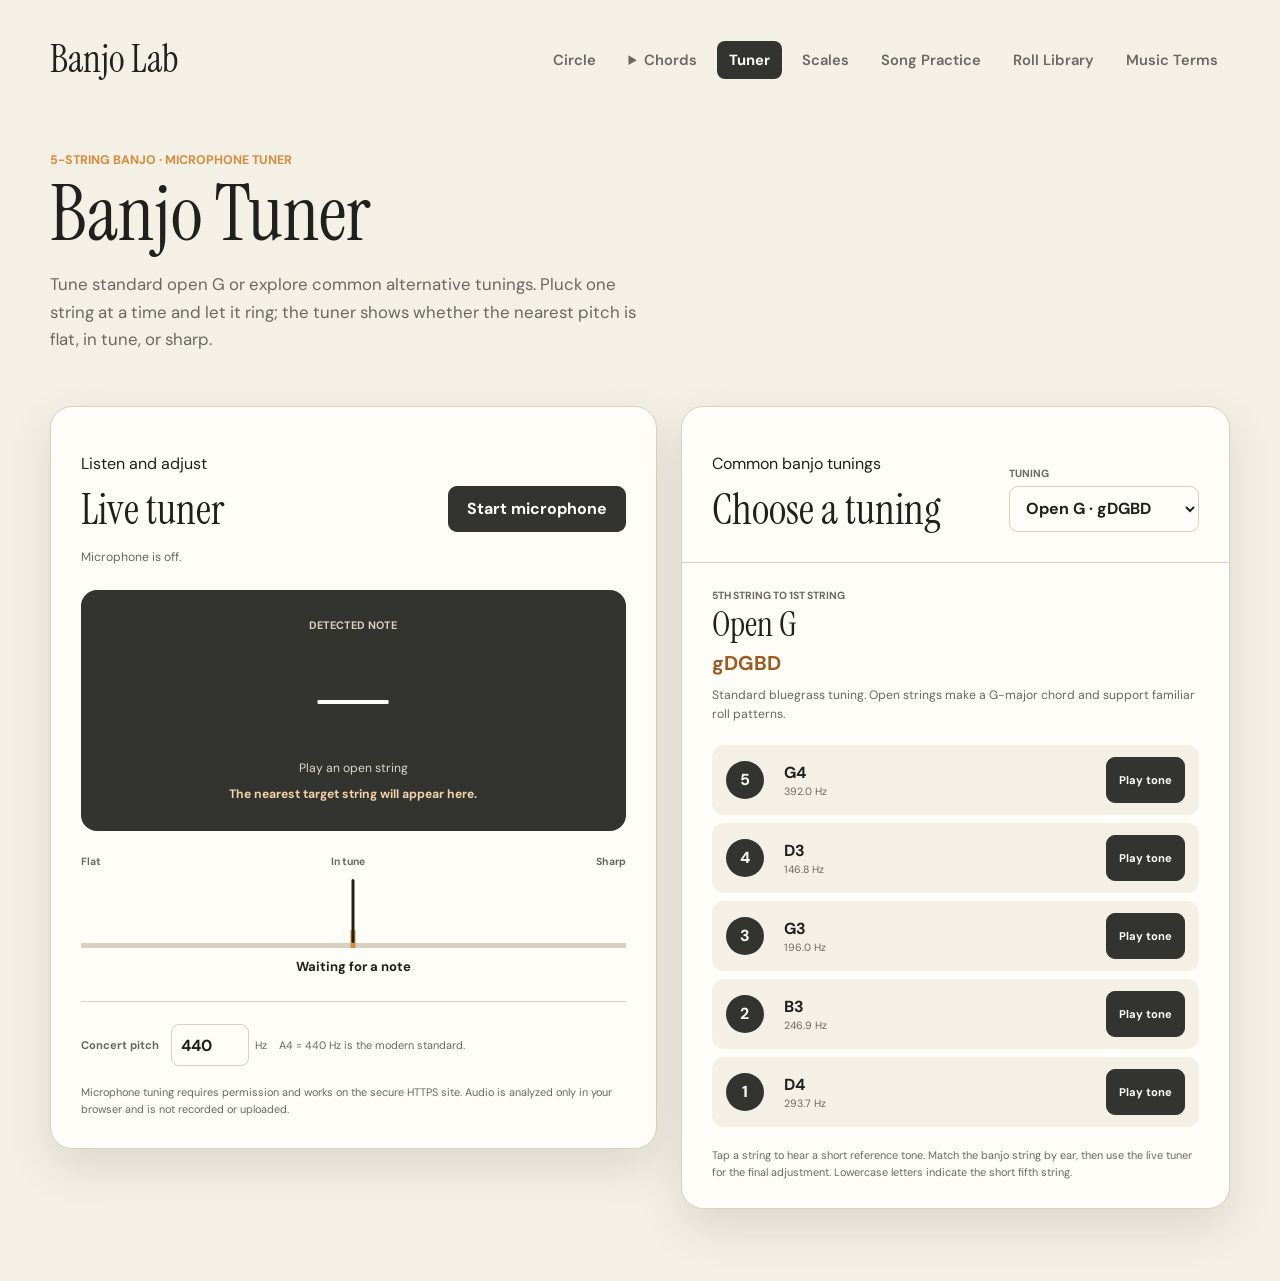
<file: tuner.html>
<!doctype html>
<html lang="en">
  <head>
    <meta charset="UTF-8" />
    <meta name="viewport" content="width=device-width, initial-scale=1" />
    <meta
      name="description"
      content="Microphone banjo tuner with open G and common alternative five-string banjo tunings, target pitches, and reference tones."
    />
    <title>Banjo Lab · Tuner</title>
    <link rel="preconnect" href="https://fonts.googleapis.com" />
    <link rel="preconnect" href="https://fonts.gstatic.com" crossorigin />
    <link
      href="https://fonts.googleapis.com/css2?family=DM+Sans:wght@400;500;600;700&amp;family=Instrument+Serif:ital@0;1&amp;display=swap"
      rel="stylesheet"
    />
    <link rel="stylesheet" href="styles.css" />
    <link rel="stylesheet" href="tuner.css" />
  </head>
  <body>
    <main class="tuner-shell">
      <nav class="site-nav" aria-label="Primary navigation">
        <a class="site-brand" href="index.html">Banjo Lab</a>
        <div class="site-menu">
          <button class="site-menu-toggle" type="button" aria-expanded="false" aria-controls="site-nav-links">Menu</button>
          <div id="site-nav-links" class="site-nav-links">
            <a href="circle.html">Circle</a>
            <details class="nav-menu">
              <summary>Chords</summary>
              <div class="nav-submenu">
                <a href="chords.html">Chord Chart</a>
                <a href="practice.html?key=1">Chord Practice</a>
                <a href="flashcards.html">Flash Cards</a>
              </div>
            </details>
            <a href="tuner.html" aria-current="page">Tuner</a>
            <a href="scales.html">Scales</a>
            <a href="songs.html">Song Practice</a>
            <a href="rolls.html">Roll Library</a>
            <a href="terms.html">Music Terms</a>
          </div>
        </div>
      </nav>

      <header class="tuner-hero">
        <p class="eyebrow">5-string banjo · microphone tuner</p>
        <h1>Banjo Tuner</h1>
        <p class="intro">
          Tune standard open G or explore common alternative tunings. Pluck one string at a time and let it ring;
          the tuner shows whether the nearest pitch is flat, in tune, or sharp.
        </p>
      </header>

      <div class="tuner-layout">
        <section class="tuner-card" aria-labelledby="live-tuner-title">
          <div class="tuner-card-heading">
            <div>
              <p class="section-kicker">Listen and adjust</p>
              <h2 id="live-tuner-title">Live tuner</h2>
            </div>
            <button id="tuner-toggle" type="button" aria-pressed="false">Start microphone</button>
          </div>

          <p id="tuner-status" class="tuner-status" role="status">Microphone is off.</p>
          <p id="tuner-error" class="tuner-error" role="alert"></p>

          <div class="pitch-display" aria-label="Current detected pitch">
            <p class="pitch-caption">Detected note</p>
            <output id="detected-note" class="detected-note">—</output>
            <p id="detected-frequency" class="detected-frequency">Play an open string</p>
            <p id="closest-string" class="closest-string">Select a tuning, then start the microphone.</p>
          </div>

          <div class="cent-gauge">
            <div class="gauge-labels" aria-hidden="true">
              <span>Flat</span>
              <span>In tune</span>
              <span>Sharp</span>
            </div>
            <div class="gauge-track" aria-hidden="true">
              <span class="gauge-center"></span>
              <span id="gauge-needle" class="gauge-needle"></span>
            </div>
            <meter id="cent-meter" min="-50" max="50" low="-5" high="5" optimum="0" value="0">0 cents</meter>
            <output id="cent-reading" class="cent-reading">Waiting for a note</output>
          </div>

          <div class="calibration-control">
            <label for="concert-pitch">Concert pitch</label>
            <div>
              <input
                id="concert-pitch"
                type="number"
                min="430"
                max="450"
                step="1"
                value="440"
                inputmode="numeric"
                aria-describedby="concert-pitch-help"
              />
              <span>Hz</span>
            </div>
            <p id="concert-pitch-help">A4 = 440 Hz is the modern standard.</p>
          </div>

          <p class="microphone-note">
            Microphone tuning requires permission and works on the secure HTTPS site. Audio is analyzed only in
            your browser and is not recorded or uploaded.
          </p>
        </section>

        <section class="tuning-library" aria-labelledby="tuning-library-title">
          <div class="tuning-library-heading">
            <div>
              <p class="section-kicker">Common banjo tunings</p>
              <h2 id="tuning-library-title">Choose a tuning</h2>
            </div>
            <label for="tuning-select">
              <span>Tuning</span>
              <select id="tuning-select"></select>
            </label>
          </div>

          <div id="tuning-summary" class="tuning-summary" aria-live="polite" aria-atomic="true">
            <p class="tuning-notation-label">5th string to 1st string</p>
            <h3 id="tuning-name">Open G</h3>
            <p id="tuning-notation" class="tuning-notation">gDGBD</p>
            <p id="tuning-description"></p>
          </div>

          <ol id="tuning-strings" class="tuning-strings" aria-label="Target pitches and reference tones"></ol>

          <p class="reference-note">
            Tap a string to hear a short reference tone. Match the banjo string by ear, then use the live tuner for
            the final adjustment. Lowercase letters indicate the short fifth string.
          </p>
        </section>
      </div>
    </main>

    <script src="nav.js"></script>
    <script src="tuner.js"></script>
  </body>
</html>
</file>
<file: styles.css>
:root {
  color-scheme: light;
  --ink: #20201d;
  --muted: #696861;
  --paper: #f4f0e6;
  --surface: #fffdf8;
  --line: #d8d1c2;
  --dark-ring: #33342f;
  --accent: #d88b3d;
  --accent-soft: #f3d2a9;
  --shadow: 0 18px 45px rgba(47, 42, 32, 0.12);
}

* {
  box-sizing: border-box;
}

html {
  min-width: 320px;
  background: var(--paper);
}

body {
  min-height: 100dvh;
  margin: 0;
  color: var(--ink);
  background-color: var(--paper);
  font-family: "DM Sans", system-ui, sans-serif;
}

.site-nav {
  position: relative;
  display: flex;
  align-items: center;
  justify-content: space-between;
  gap: 24px;
  margin-bottom: 64px;
  font-size: clamp(0.86rem, 1.15vw, 0.95rem);
  line-height: 1.25;
}

.site-menu {
  margin-left: auto;
}

.site-menu-toggle {
  display: none;
}

.site-menu > .site-nav-links {
  display: flex;
  align-items: center;
  justify-content: flex-end;
  flex-wrap: wrap;
  gap: 8px;
}

.site-nav a {
  padding: 10px 12px;
  border-radius: 8px;
  color: var(--muted);
  font-weight: 600;
  text-decoration: none;
  white-space: nowrap;
}

.site-nav .site-brand {
  flex: 0 0 auto;
  padding-left: 0;
  color: var(--ink);
  font-family: "Instrument Serif", Georgia, serif;
  font-size: clamp(2rem, 3vw, 2.35rem);
  font-weight: 400;
  line-height: 0.95;
  text-wrap: balance;
}

.nav-menu {
  position: relative;
}

.nav-menu summary {
  padding: 10px 12px;
  border-radius: 8px;
  color: var(--muted);
  font-weight: 600;
  cursor: pointer;
  white-space: nowrap;
}

.nav-menu summary:hover,
.nav-menu[open] summary {
  color: var(--ink);
  background: var(--surface);
}

.nav-menu summary[aria-current="true"] {
  color: var(--surface);
  background: var(--dark-ring);
  font-weight: 700;
}

.nav-menu summary:focus-visible {
  outline: 3px solid var(--accent-soft);
  outline-offset: 2px;
}

.nav-submenu {
  position: absolute;
  top: calc(100% + 6px);
  left: 0;
  z-index: 10;
  display: grid;
  min-width: 190px;
  gap: 4px;
  padding: 8px;
  border: 1px solid var(--line);
  border-radius: 10px;
  background: var(--surface);
  box-shadow: var(--shadow);
}

.nav-submenu a {
  display: block;
  width: 100%;
}

@media (max-width: 760px) {
  .site-nav {
    flex-direction: row;
    gap: 16px;
    margin-bottom: 40px;
  }

  .site-menu-toggle {
    display: block;
    padding: 10px 14px;
    border: 1px solid var(--line);
    border-radius: 9px;
    color: var(--ink);
    background: var(--surface);
    font: inherit;
    font-weight: 700;
    cursor: pointer;
  }

  .site-menu.is-open > .site-menu-toggle {
    color: var(--surface);
    background: var(--dark-ring);
  }

  .site-menu-toggle:focus-visible {
    outline: 3px solid var(--accent-soft);
    outline-offset: 2px;
  }

  .site-menu:not(.is-open) > .site-nav-links {
    display: none;
  }

  .site-menu > .site-nav-links {
    position: absolute;
    top: calc(100% + 8px);
    right: 0;
    left: 0;
    z-index: 10;
    display: grid;
    grid-template-columns: repeat(2, minmax(0, 1fr));
    gap: 5px;
    padding: 10px;
    border: 1px solid var(--line);
    border-radius: 12px;
    background: var(--surface);
    box-shadow: var(--shadow);
  }

  .site-menu > .site-nav-links > a,
  .site-menu > .site-nav-links > .nav-menu {
    min-width: 0;
  }

  .site-menu .nav-submenu {
    right: 0;
    left: auto;
  }
}

.site-nav a:hover {
  color: var(--ink);
  background: var(--surface);
}

.site-nav a[aria-current="page"] {
  color: var(--surface);
  background: var(--dark-ring);
  font-weight: 700;
}

.site-nav a:focus-visible {
  outline: 3px solid var(--accent-soft);
  outline-offset: 2px;
}

button,
svg {
  -webkit-tap-highlight-color: transparent;
}

.page-shell {
  width: min(1180px, calc(100% - 40px));
  margin: 0 auto;
  padding: 64px 0;
}

.hero {
  max-width: 690px;
  margin-bottom: 30px;
}

.hero h1 {
  font-size: clamp(2.8rem, 5.5vw, 4.5rem);
  line-height: 0.92;
}

.hero .intro {
  margin-top: 18px;
}

.eyebrow,
.card-label {
  margin: 0 0 12px;
  color: var(--accent);
  font-size: 0.78rem;
  font-weight: 700;
  text-transform: uppercase;
}

h1 {
  margin: 0;
  font-family: "Instrument Serif", Georgia, serif;
  font-size: clamp(3rem, 6vw, 5.25rem);
  font-weight: 400;
  line-height: 0.88;
  text-wrap: balance;
}

.intro {
  max-width: 590px;
  margin: 22px 0 0;
  color: var(--muted);
  font-size: 1.05rem;
  line-height: 1.65;
  text-wrap: pretty;
}

.workspace {
  display: grid;
  grid-template-columns: minmax(0, 1fr) 360px;
  gap: 64px;
  align-items: center;
}

.chart-column {
  min-width: 0;
}

.chart-stage {
  position: relative;
  width: min(100%, 660px);
  margin: 0 auto;
  aspect-ratio: 1;
}

.circle-chart {
  display: block;
  width: 100%;
  height: 100%;
  filter: drop-shadow(0 14px 18px rgba(44, 39, 30, 0.1));
  cursor: grab;
  touch-action: none;
  user-select: none;
}

.circle-chart:active,
.circle-chart.is-dragging {
  cursor: grabbing;
}

.position-marker {
  position: absolute;
  z-index: 10;
  top: -12px;
  left: 50%;
  width: 28px;
  height: 38px;
  transform: translateX(-50%);
  pointer-events: none;
}

.position-marker span {
  display: block;
  width: 0;
  height: 0;
  margin: 0 auto;
  border-right: 14px solid transparent;
  border-left: 14px solid transparent;
  border-top: 24px solid var(--accent);
}

#rotating-wheel {
  transform-origin: 320px 320px;
}

.segment {
  cursor: pointer;
  outline: none;
}

.segment .major-wedge {
  fill: var(--surface);
  stroke: var(--line);
  stroke-width: 2;
}

.segment:nth-child(even) .major-wedge {
  fill: #eee9de;
}

.segment .minor-wedge {
  fill: var(--dark-ring);
  stroke: #55564f;
  stroke-width: 2;
}

.segment .key-label,
.segment .minor-label,
.segment .accidental-label {
  text-anchor: middle;
  dominant-baseline: middle;
  pointer-events: none;
}

.segment .key-label {
  fill: var(--ink);
  font-family: "Instrument Serif", Georgia, serif;
  font-size: 34px;
}

.segment .minor-label {
  fill: #fffdf8;
  font-size: 17px;
  font-weight: 600;
}

.segment .accidental-label {
  fill: var(--muted);
  font-size: 12px;
  font-weight: 600;
}

.segment:hover .major-wedge,
.segment:focus-visible .major-wedge,
.segment.is-selected .major-wedge {
  fill: var(--accent-soft);
}

.segment:hover .minor-wedge,
.segment:focus-visible .minor-wedge,
.segment.is-selected .minor-wedge {
  fill: var(--accent);
}

.segment:focus-visible .major-wedge {
  stroke: var(--ink);
  stroke-width: 5;
}

.hub {
  fill: var(--paper);
  stroke: var(--line);
  stroke-width: 2;
  pointer-events: none;
}

.chart-title {
  position: absolute;
  z-index: 1;
  top: 50%;
  left: 50%;
  display: grid;
  place-items: center;
  width: 27%;
  aspect-ratio: 1;
  transform: translate(-50%, -50%);
  pointer-events: none;
}

.chart-title p {
  display: flex;
  flex-direction: column;
  margin: 0;
  color: var(--ink);
  font-family: "Instrument Serif", Georgia, serif;
  font-size: clamp(1rem, 3.3vw, 1.7rem);
  font-weight: 400;
  line-height: 0.9;
  text-align: center;
  text-wrap: balance;
}

.chart-title p span:nth-child(2) {
  margin: 5px 0 4px;
  color: var(--accent);
  font-family: "DM Sans", system-ui, sans-serif;
  font-size: 0.42em;
  font-weight: 700;
  text-transform: uppercase;
}

.chart-controls {
  display: flex;
  align-items: center;
  justify-content: center;
  gap: 18px;
  margin-top: 24px;
}

.chart-controls p {
  display: flex;
  flex-direction: column;
  margin: 0;
  color: var(--muted);
  font-size: 0.82rem;
  line-height: 1.45;
  text-align: center;
  text-wrap: pretty;
}

.chart-controls strong {
  color: var(--ink);
  font-size: 0.9rem;
}

.icon-button {
  display: grid;
  place-items: center;
  width: 44px;
  height: 44px;
  padding: 0;
  border: 1px solid var(--line);
  border-radius: 50%;
  color: var(--ink);
  background: var(--surface);
  font: inherit;
  font-size: 1.2rem;
  cursor: pointer;
  transition: transform 160ms ease-out, border-color 160ms ease-out;
}

.icon-button:hover {
  border-color: var(--accent);
  transform: translateY(-2px);
}

.icon-button:active {
  transform: translateY(0);
}

.icon-button:focus-visible {
  outline: 3px solid var(--accent-soft);
  outline-offset: 3px;
}

.key-card {
  padding: 32px;
  border: 1px solid var(--line);
  border-radius: 24px;
  background: var(--surface);
  box-shadow: var(--shadow);
}

.key-heading {
  display: flex;
  align-items: center;
  gap: 20px;
  padding-bottom: 28px;
  border-bottom: 1px solid var(--line);
}

#key-name {
  min-width: 82px;
  font-family: "Instrument Serif", Georgia, serif;
  font-size: 5rem;
  line-height: 0.8;
}

.key-heading div {
  display: flex;
  flex-direction: column;
  gap: 4px;
}

.key-heading strong {
  font-size: 1.05rem;
}

.key-heading small {
  color: var(--muted);
  font-size: 0.9rem;
}

.practice-link {
  display: flex;
  align-items: center;
  justify-content: space-between;
  gap: 16px;
  margin-top: 18px;
  padding: 12px 14px;
  border-radius: 10px;
  color: var(--surface);
  background: var(--dark-ring);
  font-size: 0.8rem;
  font-weight: 700;
  text-decoration: none;
}

.practice-link:hover {
  color: var(--accent-soft);
}

.practice-link:focus-visible {
  outline: 3px solid var(--accent-soft);
  outline-offset: 3px;
}

.key-facts {
  display: grid;
  gap: 18px;
  margin: 28px 0;
}

.key-facts div {
  display: flex;
  justify-content: space-between;
  gap: 18px;
}

.key-facts dt,
.key-facts dd {
  margin: 0;
  font-size: 0.88rem;
}

.key-facts dt {
  color: var(--muted);
}

.key-facts dd {
  font-weight: 600;
  text-align: right;
}

.degrees {
  padding: 22px 0;
  border-top: 1px solid var(--line);
}

.degrees-heading {
  display: flex;
  align-items: baseline;
  justify-content: space-between;
  gap: 16px;
  margin-bottom: 14px;
}

.degrees-heading h2 {
  margin: 0;
  font-size: 0.88rem;
  font-weight: 700;
  text-wrap: balance;
}

.degrees-heading span {
  color: var(--muted);
  font-size: 0.72rem;
}

#degree-list {
  display: grid;
  grid-template-columns: repeat(4, minmax(0, 1fr));
  gap: 8px;
  margin: 0;
  padding: 0;
  list-style: none;
}

.degree {
  min-width: 0;
  padding: 9px 6px 10px;
  border: 1px solid var(--line);
  border-radius: 10px;
  text-align: center;
}

.degree b,
.degree span {
  display: block;
}

.degree b {
  margin-bottom: 3px;
  color: var(--accent);
  font-size: 0.65rem;
  font-variant-numeric: tabular-nums;
}

.degree span {
  overflow: hidden;
  font-family: "Instrument Serif", Georgia, serif;
  font-size: 1.05rem;
  line-height: 1.1;
  text-overflow: ellipsis;
  white-space: nowrap;
}

.degree.is-long span {
  font-family: "DM Sans", system-ui, sans-serif;
  font-size: 0.64rem;
  font-weight: 600;
}

.pentatonic {
  display: grid;
  gap: 16px;
  padding: 22px 0;
  border-top: 1px solid var(--line);
}

.pentatonic h2 {
  margin: 0;
  font-size: 0.88rem;
  font-weight: 700;
  text-wrap: balance;
}

#pentatonic-list {
  display: grid;
  gap: 14px;
}

.pentatonic-row {
  display: grid;
  grid-template-columns: 118px minmax(0, 1fr);
  gap: 12px;
  align-items: center;
}

.pentatonic-row p {
  display: flex;
  flex-direction: column;
  gap: 2px;
  margin: 0;
}

.pentatonic-name {
  display: flex;
  flex-wrap: wrap;
  align-items: center;
  gap: 5px;
  min-width: 0;
}

.pentatonic-row strong {
  overflow: hidden;
  font-size: 0.76rem;
  text-overflow: ellipsis;
  white-space: nowrap;
}

.scale-quality,
.scale-spelling {
  flex: 0 0 auto;
  padding: 2px 4px;
  border-radius: 4px;
  font-size: 0.46rem;
  font-weight: 700;
  line-height: 1.2;
  text-transform: uppercase;
}

.scale-quality {
  color: var(--surface);
  background: var(--dark-ring);
}

.scale-spelling {
  border: 1px solid var(--line);
  color: var(--muted);
  background: var(--surface);
}

.pentatonic-row.is-minor .scale-quality {
  color: var(--ink);
  background: var(--accent-soft);
}

.pentatonic-row small {
  color: var(--muted);
  font-size: 0.58rem;
  font-variant-numeric: tabular-nums;
}

.pentatonic-row ol {
  display: grid;
  grid-template-columns: repeat(5, minmax(0, 1fr));
  gap: 5px;
  margin: 0;
  padding: 0;
  list-style: none;
}

.pentatonic-row li {
  overflow: hidden;
  padding: 7px 2px;
  border-radius: 7px;
  color: var(--surface);
  background: var(--dark-ring);
  font-family: "Instrument Serif", Georgia, serif;
  font-size: 0.88rem;
  line-height: 1;
  text-align: center;
  text-overflow: ellipsis;
  white-space: nowrap;
}

.pentatonic-row.is-minor li {
  color: var(--ink);
  background: var(--accent-soft);
}

.pentatonic-row li.is-long {
  font-family: "DM Sans", system-ui, sans-serif;
  font-size: 0.5rem;
  font-weight: 600;
}

.legend {
  display: flex;
  flex-wrap: wrap;
  gap: 14px;
  padding-top: 22px;
  border-top: 1px solid var(--line);
  color: var(--muted);
  font-size: 0.76rem;
}

.legend span {
  display: inline-flex;
  align-items: center;
  gap: 7px;
}

.legend i {
  width: 10px;
  height: 10px;
  border-radius: 50%;
}

.major-dot {
  border: 1px solid var(--line);
  background: var(--surface);
}

.minor-dot {
  background: var(--dark-ring);
}

.banjo-section {
  margin-top: 72px;
  padding: 40px;
  border: 1px solid var(--line);
  border-radius: 28px;
  background: var(--surface);
  box-shadow: var(--shadow);
}

.banjo-heading {
  display: flex;
  align-items: end;
  justify-content: space-between;
  gap: 32px;
  margin-bottom: 30px;
}

.banjo-heading .card-label {
  margin-bottom: 8px;
}

.banjo-heading h2 {
  max-width: 720px;
  margin: 0;
  font-family: "Instrument Serif", Georgia, serif;
  font-size: clamp(2.2rem, 5vw, 4rem);
  font-weight: 400;
  line-height: 1;
  text-wrap: balance;
}

.banjo-heading h2 span {
  color: var(--accent);
}

.banjo-heading > p {
  flex: 0 0 auto;
  margin: 0 0 5px;
  color: var(--muted);
  font-size: 0.78rem;
}

.chord-tabs {
  display: flex;
  gap: 6px;
  overflow-x: auto;
  margin-bottom: 26px;
  padding: 0 0 12px;
  border-bottom: 1px solid var(--line);
  scrollbar-width: thin;
}

.chord-tab {
  flex: 1 0 94px;
  min-width: 0;
  padding: 10px 12px;
  border: 1px solid var(--line);
  border-radius: 10px;
  color: var(--muted);
  background: var(--surface);
  font: inherit;
  text-align: left;
  cursor: pointer;
}

.chord-tab b,
.chord-tab span {
  display: block;
}

.chord-tab b {
  margin-bottom: 2px;
  color: inherit;
  font-size: 0.62rem;
  font-variant-numeric: tabular-nums;
}

.chord-tab span {
  overflow: hidden;
  font-size: 0.78rem;
  font-weight: 700;
  text-overflow: ellipsis;
  white-space: nowrap;
}

.chord-tab[aria-selected="true"] {
  border-color: var(--dark-ring);
  color: var(--surface);
  background: var(--dark-ring);
}

.chord-tab:focus-visible,
.chord-panel:focus-visible {
  outline: 3px solid var(--accent-soft);
  outline-offset: 3px;
}

.chord-panel-heading {
  display: flex;
  align-items: baseline;
  justify-content: space-between;
  gap: 24px;
  margin-bottom: 18px;
}

.chord-panel-heading p {
  margin: 0;
  color: var(--muted);
  font-size: 0.72rem;
  text-transform: uppercase;
}

.chord-panel-heading h3 {
  margin: 0;
  font-family: "Instrument Serif", Georgia, serif;
  font-size: 1.8rem;
  font-weight: 400;
  text-align: right;
  text-wrap: balance;
}

.chord-panel-heading h3 span {
  color: var(--accent);
}

.banjo-shapes {
  display: grid;
  grid-template-columns: repeat(3, minmax(0, 1fr));
  gap: 16px;
}

.banjo-shape {
  display: grid;
  grid-template-columns: minmax(118px, 0.8fr) minmax(0, 1.2fr);
  gap: 18px;
  align-items: center;
  min-width: 0;
  padding: 22px;
  border: 1px solid var(--line);
  border-radius: 18px;
  background: var(--paper);
}

.shape-copy {
  min-width: 0;
}

.shape-copy h4 {
  margin: 0 0 3px;
  font-family: "Instrument Serif", Georgia, serif;
  font-size: 1.75rem;
  font-weight: 400;
  text-wrap: balance;
}

.shape-copy > p {
  margin: 0 0 18px;
  color: var(--muted);
  font-size: 0.7rem;
  text-wrap: pretty;
}

.shape-frets {
  margin: 0;
}

.shape-frets dt {
  margin-bottom: 5px;
  color: var(--muted);
  font-size: 0.6rem;
  text-transform: uppercase;
}

.shape-frets dd {
  margin: 0;
  font-size: 0.88rem;
  font-weight: 700;
  font-variant-numeric: tabular-nums;
}

.fret-diagram {
  display: block;
  width: 100%;
  max-width: 150px;
  height: auto;
  margin: 0 auto;
}

.fret-diagram .fret,
.fret-diagram .string {
  stroke: var(--line);
  stroke-width: 2;
}

.fret-diagram .nut {
  stroke: var(--ink);
  stroke-width: 5;
}

.fret-diagram .marker {
  fill: var(--accent);
  stroke: var(--surface);
  stroke-width: 2;
}

.fret-diagram .open-marker {
  fill: var(--surface);
  stroke: var(--accent);
  stroke-width: 3;
}

.fret-diagram text {
  fill: var(--muted);
  font-family: "DM Sans", system-ui, sans-serif;
  font-size: 10px;
  font-variant-numeric: tabular-nums;
  text-anchor: middle;
}

.fret-diagram .position-label {
  fill: var(--ink);
  font-size: 9px;
  font-weight: 700;
  text-anchor: end;
}

.fret-diagram .marker-label {
  fill: var(--surface);
  font-size: 9px;
  font-weight: 700;
  pointer-events: none;
  text-anchor: middle;
}

.fret-diagram .marker-label.open-label {
  fill: var(--accent);
  font-size: 8px;
}

.banjo-note {
  margin: 24px 0 0;
  color: var(--muted);
  font-size: 0.78rem;
  line-height: 1.6;
  text-wrap: pretty;
}

.banjo-note strong {
  color: var(--ink);
  font-variant-numeric: tabular-nums;
}

@media (max-width: 900px) {
  .workspace {
    grid-template-columns: 1fr;
    gap: 48px;
  }

  .key-card {
    width: min(100%, 560px);
    margin: 0 auto;
  }

  .banjo-shapes {
    grid-template-columns: 1fr;
  }

  .banjo-shape {
    grid-template-columns: 1fr 150px;
  }
}

@media (max-width: 560px) {
  .site-nav {
    align-items: center;
    margin-bottom: 36px;
  }

  .site-nav a,
  .nav-menu summary,
  .site-menu-toggle {
    padding: 9px 10px;
  }

  .page-shell {
    width: min(100% - 24px, 1180px);
    padding: 40px 0;
  }

  .hero {
    margin-bottom: 30px;
  }

  .intro {
    font-size: 0.96rem;
  }

  .position-marker {
    top: -6px;
  }

  .key-card {
    padding: 24px;
    border-radius: 18px;
  }

  #key-name {
    min-width: 64px;
    font-size: 4rem;
  }

  .banjo-section {
    margin-top: 48px;
    padding: 24px;
    border-radius: 18px;
  }

  .banjo-heading {
    display: block;
  }

  .banjo-heading > p {
    margin-top: 12px;
  }

  .chord-panel-heading {
    display: block;
  }

  .chord-panel-heading h3 {
    margin-top: 5px;
    text-align: left;
  }

  .banjo-shape {
    grid-template-columns: minmax(0, 1fr) 118px;
    padding: 18px;
  }
}

@media (prefers-reduced-motion: reduce) {
  *,
  *::before,
  *::after {
    scroll-behavior: auto !important;
    transition-duration: 0.01ms !important;
  }
}
</file>
<file: home.css>
.home-shell {
  width: min(1180px, calc(100% - 40px));
  margin: 0 auto;
  padding: 32px 0 72px;
}

.home-footer {
  display: flex;
  flex-wrap: wrap;
  gap: 18px;
  align-items: center;
  margin-top: 28px;
  padding: 24px 0 8px;
  border-top: 1px solid rgba(35, 34, 30, 0.14);
  color: #57554f;
}

.home-footer span {
  margin-right: auto;
  font-weight: 700;
}

.home-footer a {
  color: #8f470d;
  font-weight: 700;
}

.site-nav a.site-brand[aria-current="page"] {
  color: var(--ink);
  background: transparent;
  font-weight: 400;
}

.home-hero {
  display: grid;
  grid-template-columns: minmax(0, 1.15fr) minmax(340px, 0.85fr);
  gap: 70px;
  align-items: center;
  min-height: 600px;
  padding: 36px 0 76px;
}

.home-hero-copy {
  max-width: 700px;
}

.home-hero h1 {
  margin: 0;
  font-family: "Instrument Serif", Georgia, serif;
  font-size: clamp(calc(3.6rem + 10px), calc(6vw + 10px), calc(5.5rem + 10px));
  font-weight: 400;
  line-height: 0.82;
  text-wrap: balance;
}

.home-hero h1 span {
  color: var(--accent);
}

.home-tagline {
  max-width: 620px;
  margin: 18px 0 0;
  color: var(--muted);
  font-family: "Instrument Serif", Georgia, serif;
  font-size: clamp(calc(1.7rem + 10px), calc(3.5vw + 10px), calc(2.7rem + 10px));
  line-height: 1;
  text-wrap: balance;
}

.home-actions {
  display: flex;
  flex-wrap: wrap;
  gap: 9px;
  margin-top: 30px;
}

.home-actions a {
  display: inline-flex;
  align-items: center;
  justify-content: center;
  min-height: 48px;
  padding: 12px 18px;
  border-radius: 9px;
  font-size: 0.76rem;
  font-weight: 700;
  text-decoration: none;
}

.home-primary-action {
  color: var(--surface);
  background: var(--accent);
}

.home-secondary-action {
  border: 1px solid var(--line);
  color: var(--ink);
  background: var(--surface);
}

.action-status {
  margin-left: 8px;
  padding: 3px 7px;
  border-radius: 999px;
  color: #fff;
  background: #8f470d;
  font-size: 0.65rem;
  letter-spacing: 0.04em;
  text-transform: uppercase;
}

.home-actions a:hover {
  filter: brightness(1.05);
}

.home-actions a:focus-visible,
.path-grid a:focus-visible,
.tool-links a:focus-visible {
  outline: 3px solid var(--accent-soft);
  outline-offset: 3px;
}

.home-compass {
  position: relative;
  width: min(100%, 430px);
  margin: 0 auto;
  aspect-ratio: 1;
  border: 1px solid var(--line);
  border-radius: 50%;
  background: var(--surface);
  box-shadow: var(--shadow);
}

.home-compass::before,
.home-compass::after {
  position: absolute;
  border: 1px solid var(--line);
  border-radius: 50%;
  content: "";
}

.home-compass::before {
  inset: 11%;
}

.home-compass::after {
  inset: 27%;
  background: var(--paper);
}

.compass-center {
  position: absolute;
  z-index: 1;
  inset: 35%;
  display: grid;
  place-content: center;
  border-radius: 50%;
  color: var(--surface);
  background: var(--dark-ring);
  text-align: center;
}

.compass-center small,
.compass-center span {
  font-size: 0.58rem;
  font-weight: 700;
  text-transform: uppercase;
}

.compass-center strong {
  margin: 4px 0;
  color: var(--accent);
  font-family: "Instrument Serif", Georgia, serif;
  font-size: clamp(1.2rem, 3vw, 2rem);
  font-weight: 400;
}

.compass-note {
  position: absolute;
  z-index: 1;
  display: grid;
  place-items: center;
  width: 54px;
  height: 54px;
  border: 1px solid var(--line);
  border-radius: 50%;
  color: var(--ink);
  background: var(--paper);
  font-family: "Instrument Serif", Georgia, serif;
  font-size: 1.35rem;
  transform: translate(-50%, -50%);
}

.note-g {
  top: 10%;
  left: 50%;
  border-color: var(--accent);
  color: var(--surface);
  background: var(--accent);
}

.note-c {
  top: 35%;
  left: 90%;
}

.note-d {
  top: 35%;
  left: 10%;
}

.note-em {
  top: 82%;
  left: 75%;
}

.note-am {
  top: 82%;
  left: 25%;
}

.section-kicker {
  margin: 0 0 6px;
  color: var(--accent);
  font-size: 0.68rem;
  font-weight: 700;
  text-transform: uppercase;
}

.home-intro {
  display: grid;
  grid-template-columns: minmax(260px, 0.9fr) minmax(300px, 1.1fr);
  gap: 50px;
  align-items: end;
  margin-bottom: 76px;
  padding: 34px;
  border: 1px solid var(--line);
  border-radius: 20px;
  background: var(--surface);
  box-shadow: var(--shadow);
}

.home-intro h2,
.path-heading h2,
.tools-copy h2 {
  margin: 0;
  font-family: "Instrument Serif", Georgia, serif;
  font-size: clamp(2.1rem, 4vw, 3.2rem);
  font-weight: 400;
  line-height: 1;
  text-wrap: balance;
}

.home-intro > p,
.tools-copy > p:last-child {
  margin: 0;
  color: var(--muted);
  font-size: 0.84rem;
  line-height: 1.7;
  text-wrap: pretty;
}

.learning-path {
  margin-bottom: 76px;
}

.path-heading {
  max-width: 650px;
  margin-bottom: 26px;
}

.path-grid {
  display: grid;
  grid-template-columns: repeat(3, minmax(0, 1fr));
  gap: 14px;
  margin: 0;
  padding: 0;
  list-style: none;
  counter-reset: path;
}

.path-grid li {
  display: flex;
  flex-direction: column;
  min-height: 310px;
  padding: 26px;
  border: 1px solid var(--line);
  border-radius: 16px;
  background: var(--surface);
}

.path-number {
  color: var(--accent);
  font-size: 0.66rem;
  font-variant-numeric: tabular-nums;
  font-weight: 700;
}

.path-grid h3 {
  margin: 48px 0 10px;
  font-family: "Instrument Serif", Georgia, serif;
  font-size: 1.8rem;
  font-weight: 400;
  text-wrap: balance;
}

.path-grid p {
  margin: 0 0 24px;
  color: var(--muted);
  font-size: 0.74rem;
  line-height: 1.65;
  text-wrap: pretty;
}

.path-grid a {
  margin-top: auto;
  color: var(--ink);
  font-size: 0.72rem;
  font-weight: 700;
  text-decoration: none;
}

.path-grid a:hover {
  color: var(--accent);
}

.home-tools {
  display: grid;
  grid-template-columns: minmax(280px, 0.85fr) minmax(360px, 1.15fr);
  gap: 56px;
  align-items: start;
  padding: 38px;
  border-radius: 20px;
  color: var(--surface);
  background: var(--dark-ring);
}

.tools-copy > p:last-child {
  margin-top: 16px;
  color: #d7d3c8;
}

.tool-links {
  display: grid;
  grid-template-columns: repeat(2, minmax(0, 1fr));
  gap: 8px;
}

.tool-links a {
  min-height: 116px;
  padding: 18px;
  border: 1px solid #55564f;
  border-radius: 10px;
  color: var(--surface);
  text-decoration: none;
}

.tool-links a:hover {
  border-color: var(--accent);
}

.tool-links strong,
.tool-links span {
  display: block;
}

.tool-links strong {
  margin-bottom: 7px;
  font-size: 0.76rem;
}

.tool-links span {
  color: #d7d3c8;
  font-size: 0.64rem;
  line-height: 1.5;
  text-wrap: pretty;
}

@media (max-width: 900px) {
  .home-hero {
    grid-template-columns: 1fr;
    gap: 48px;
  }

  .home-compass {
    width: min(100%, 400px);
  }

  .path-grid {
    grid-template-columns: 1fr;
  }

  .path-grid li {
    min-height: 250px;
  }

  .home-tools {
    grid-template-columns: 1fr;
  }
}

@media (max-width: 640px) {
  .home-shell {
    width: min(100% - 24px, 1180px);
    padding-top: 24px;
  }

  .home-hero {
    min-height: 0;
    padding: 24px 0 56px;
  }

  .home-hero h1 {
    font-size: clamp(calc(3.25rem + 10px), calc(16vw + 10px), calc(4.5rem + 10px));
  }

  .home-intro,
  .home-tools {
    grid-template-columns: 1fr;
    gap: 24px;
    padding: 26px;
  }

  .tool-links {
    grid-template-columns: 1fr;
  }

  .compass-note {
    width: 46px;
    height: 46px;
    font-size: 1.1rem;
  }
}
</file>
<file: legal.css>
:root {
  color-scheme: light;
}

.legal-shell {
  width: min(920px, calc(100% - 32px));
  margin: 0 auto;
  padding-bottom: 64px;
}

.legal-card {
  margin-top: 48px;
  padding: clamp(24px, 5vw, 56px);
  border: 1px solid rgba(35, 34, 30, 0.12);
  border-radius: 28px;
  background: #fffdf8;
  box-shadow: 0 24px 70px rgba(35, 34, 30, 0.08);
}

.legal-card h1 {
  margin: 8px 0 4px;
  font-family: "Instrument Serif", Georgia, serif;
  font-size: clamp(3rem, 8vw, 5.5rem);
  font-weight: 400;
  line-height: 0.95;
}

.legal-card h2 {
  margin: 32px 0 8px;
  font-size: 1.25rem;
}

.legal-card p,
.legal-card li {
  max-width: 68ch;
  color: #57554f;
  font-size: 1rem;
  line-height: 1.7;
}

.legal-date {
  margin-bottom: 32px;
  font-weight: 700;
}

.legal-card a {
  color: #8f470d;
  font-weight: 700;
}

.legal-action {
  display: inline-block;
  padding: 12px 18px;
  border-radius: 999px;
  color: #fff !important;
  background: #8f470d;
  text-decoration: none;
}

.legal-action:focus-visible,
.legal-card a:focus-visible {
  outline: 3px solid #23221e;
  outline-offset: 4px;
}

.app-preview-intro {
  font-size: 1.2rem !important;
}

.app-store-placeholder {
  display: inline-flex;
  gap: 12px;
  align-items: center;
  margin: 24px 0 8px;
  padding: 12px 18px;
  border-radius: 12px;
  color: #fff;
  background: #23221e;
}

.app-store-placeholder > span {
  font-size: 2rem;
}

.app-store-placeholder div {
  display: grid;
  gap: 2px;
}

.app-store-placeholder small {
  font-size: 0.72rem;
  text-transform: uppercase;
  letter-spacing: 0.08em;
}

@media (max-width: 560px) {
  .legal-card {
    margin-top: 24px;
    border-radius: 20px;
  }
}
</file>
<file: chords.css>
.chords-shell {
  width: min(1180px, calc(100% - 40px));
  margin: 0 auto;
  padding: 32px 0 72px;
}

.chords-hero {
  max-width: 850px;
  margin-bottom: 52px;
}

.chords-hero h1 {
  margin: 0;
  font-family: "Instrument Serif", Georgia, serif;
  font-size: clamp(3rem, 6vw, 5.25rem);
  font-weight: 400;
  line-height: 0.9;
  text-wrap: balance;
}

.section-kicker {
  margin: 0 0 6px;
  color: var(--accent);
  font-size: 0.68rem;
  font-weight: 700;
  text-transform: uppercase;
}

.chart-guide {
  display: grid;
  grid-template-columns: minmax(240px, 1fr) minmax(340px, 1.2fr);
  gap: 24px 48px;
  align-items: center;
  margin-bottom: 30px;
  padding: 28px;
  border: 1px solid var(--line);
  border-radius: 20px;
  background: var(--surface);
  box-shadow: var(--shadow);
}

.chart-guide h2,
.family-heading h2 {
  margin: 0;
  font-family: "Instrument Serif", Georgia, serif;
  font-size: 2rem;
  font-weight: 400;
  text-wrap: balance;
}

.chart-guide dl {
  display: grid;
  grid-template-columns: repeat(3, 1fr);
  gap: 8px;
  margin: 0;
}

.chart-guide dl div {
  padding: 12px 10px;
  border-radius: 9px;
  background: var(--paper);
  text-align: center;
}

.chart-guide dt {
  color: var(--accent);
  font-weight: 700;
  font-variant-numeric: tabular-nums;
}

.chart-guide dd {
  margin: 3px 0 0;
  color: var(--muted);
  font-size: 0.62rem;
}

.chart-guide > p {
  grid-column: 1 / -1;
  margin: 0;
  color: var(--muted);
  font-size: 0.72rem;
  line-height: 1.55;
  text-wrap: pretty;
}

.family-jump {
  display: flex;
  flex-wrap: wrap;
  align-items: center;
  gap: 8px;
  margin-bottom: 64px;
  padding: 12px;
  border: 1px solid var(--line);
  border-radius: 12px;
  background: var(--surface);
}

.family-jump span {
  margin: 0 5px;
  color: var(--muted);
  font-size: 0.68rem;
  font-weight: 700;
  text-transform: uppercase;
}

.family-jump a {
  min-height: 44px;
  padding: 12px 14px;
  border-radius: 8px;
  color: var(--ink);
  font-size: 0.72rem;
  font-weight: 700;
  text-decoration: none;
}

.family-jump a:hover {
  color: var(--accent);
  background: var(--paper);
}

.family-jump a:focus-visible {
  outline: 3px solid var(--accent-soft);
  outline-offset: 2px;
}

.chord-family {
  scroll-margin-top: 24px;
}

.chord-family + .chord-family {
  margin-top: 76px;
}

.family-heading {
  display: flex;
  align-items: end;
  justify-content: space-between;
  gap: 32px;
  margin-bottom: 24px;
  padding-bottom: 18px;
  border-bottom: 1px solid var(--line);
}

.family-heading > p {
  max-width: 430px;
  margin: 0;
  color: var(--muted);
  font-size: 0.72rem;
  line-height: 1.55;
  text-align: right;
  text-wrap: pretty;
}

.chord-grid {
  display: grid;
  grid-template-columns: repeat(4, minmax(0, 1fr));
  gap: 14px;
}

.chord-chart-card {
  display: grid;
  grid-template-rows: auto 1fr auto;
  min-width: 0;
  padding: 20px;
  border: 1px solid var(--line);
  border-radius: 16px;
  background: var(--surface);
  box-shadow: 0 8px 24px rgba(47, 42, 32, 0.08);
}

.chord-chart-card.is-open-g {
  border-color: var(--accent);
}

.chord-card-heading {
  display: flex;
  align-items: start;
  justify-content: space-between;
  gap: 10px;
  min-height: 52px;
}

.chord-card-heading h3 {
  margin: 0;
  font-family: "Instrument Serif", Georgia, serif;
  font-size: 1.65rem;
  font-weight: 400;
  line-height: 1;
  text-wrap: balance;
}

.home-badge {
  flex: 0 0 auto;
  padding: 5px 7px;
  border-radius: 6px;
  color: var(--surface);
  background: var(--accent);
  font-size: 0.56rem;
  font-weight: 700;
  text-transform: uppercase;
}

.chord-diagram {
  display: block;
  width: min(100%, 160px);
  height: auto;
  margin: 8px auto 12px;
}

.chord-diagram .fret,
.chord-diagram .string {
  stroke: var(--line);
  stroke-width: 2;
}

.chord-diagram .nut {
  stroke: var(--ink);
  stroke-width: 5;
}

.chord-diagram .marker {
  fill: var(--accent);
  stroke: var(--surface);
  stroke-width: 2;
}

.chord-diagram .open-marker {
  fill: var(--surface);
  stroke: var(--accent);
  stroke-width: 3;
}

.chord-diagram text {
  fill: var(--muted);
  font-family: "DM Sans", system-ui, sans-serif;
  font-size: 10px;
  font-variant-numeric: tabular-nums;
  text-anchor: middle;
}

.chord-diagram .position-label {
  fill: var(--ink);
  font-size: 9px;
  font-weight: 700;
  text-anchor: end;
}

.chord-diagram .marker-label {
  fill: var(--surface);
  font-size: 9px;
  font-weight: 700;
}

.chord-diagram .open-label {
  fill: var(--accent);
}

.chord-card-meta {
  margin: 0;
  padding-top: 14px;
  border-top: 1px solid var(--line);
}

.chord-card-meta div {
  display: flex;
  align-items: baseline;
  justify-content: space-between;
  gap: 12px;
}

.chord-card-meta div + div {
  margin-top: 6px;
}

.chord-card-meta dt,
.chord-card-meta dd {
  margin: 0;
}

.chord-card-meta dt {
  color: var(--muted);
  font-size: 0.6rem;
  text-transform: uppercase;
}

.chord-card-meta dd {
  font-size: 0.68rem;
  font-variant-numeric: tabular-nums;
  font-weight: 700;
  text-align: right;
}

@media (max-width: 960px) {
  .chord-grid {
    grid-template-columns: repeat(3, minmax(0, 1fr));
  }
}

@media (max-width: 760px) {
  .chart-guide {
    grid-template-columns: 1fr;
  }

  .chart-guide > p {
    grid-column: auto;
  }

  .chord-grid {
    grid-template-columns: repeat(2, minmax(0, 1fr));
  }
}

@media (max-width: 560px) {
  .chords-shell {
    width: min(100% - 24px, 1180px);
    padding-top: 24px;
  }

  .chords-hero {
    margin-bottom: 44px;
  }

  .chart-guide {
    padding: 20px;
  }

  .chart-guide dl {
    grid-template-columns: 1fr;
  }

  .family-jump {
    display: grid;
  }

  .family-jump span {
    margin: 4px 8px;
  }

  .family-heading {
    display: block;
  }

  .family-heading > p {
    margin-top: 10px;
    text-align: left;
  }

  .chord-grid {
    grid-template-columns: 1fr;
  }

  .chord-family + .chord-family {
    margin-top: 56px;
  }
}

@media print {
  .site-nav,
  .family-jump {
    display: none;
  }

  .chords-shell {
    width: 100%;
    padding: 0;
  }

  .chords-hero,
  .chart-guide {
    margin-bottom: 24px;
  }

  .chord-family + .chord-family {
    margin-top: 36px;
  }

  .chord-grid {
    grid-template-columns: repeat(4, 1fr);
  }

  .chord-chart-card {
    break-inside: avoid;
    box-shadow: none;
  }
}
</file>
<file: flashcards.css>
.flash-shell {
  width: min(1080px, calc(100% - 40px));
  margin: 0 auto;
  padding: 32px 0 72px;
}

.flash-hero {
  max-width: 760px;
  margin-bottom: 56px;
}

.flash-hero h1 {
  margin: 0;
  font-family: "Instrument Serif", Georgia, serif;
  font-size: clamp(3rem, 6vw, 5.25rem);
  font-weight: 400;
  line-height: 0.9;
  text-wrap: balance;
}

.section-kicker {
  margin: 0 0 6px;
  color: var(--accent);
  font-size: 0.68rem;
  font-weight: 700;
  text-transform: uppercase;
}

.flash-layout {
  display: grid;
  grid-template-columns: 270px minmax(0, 1fr);
  gap: 24px;
  align-items: stretch;
}

.study-settings,
.flash-card {
  border: 1px solid var(--line);
  border-radius: 22px;
  background: var(--surface);
  box-shadow: var(--shadow);
}

.study-settings {
  padding: 26px;
}

.study-settings h2 {
  margin: 0 0 26px;
  font-family: "Instrument Serif", Georgia, serif;
  font-size: 2rem;
  font-weight: 400;
  text-wrap: balance;
}

.study-settings > label,
#answer-form > label {
  display: block;
  margin-bottom: 7px;
  font-size: 0.72rem;
  font-weight: 700;
}

#study-key,
#chord-answer {
  width: 100%;
  min-height: 46px;
  border: 1px solid var(--line);
  border-radius: 9px;
  color: var(--ink);
  background: var(--surface);
  font: inherit;
}

#study-key {
  padding: 0 12px;
}

#study-key-help,
#answer-help {
  margin: 8px 0 0;
  color: var(--muted);
  font-size: 0.66rem;
  line-height: 1.5;
  text-wrap: pretty;
}

.score-board {
  display: grid;
  gap: 10px;
  margin: 28px 0;
  padding: 20px 0;
  border-top: 1px solid var(--line);
  border-bottom: 1px solid var(--line);
}

.score-board div {
  display: flex;
  align-items: baseline;
  justify-content: space-between;
  gap: 18px;
}

.score-board dt,
.score-board dd {
  margin: 0;
}

.score-board dt {
  color: var(--muted);
  font-size: 0.72rem;
}

.score-board dd {
  font-family: "Instrument Serif", Georgia, serif;
  font-size: 1.6rem;
  font-variant-numeric: tabular-nums;
}

.quality-guide h3 {
  margin: 0 0 7px;
  font-size: 0.72rem;
}

.quality-guide p {
  margin: 0;
  color: var(--muted);
  font-size: 0.72rem;
  font-variant-numeric: tabular-nums;
  line-height: 1.6;
  text-wrap: pretty;
}

.flash-card {
  display: flex;
  flex-direction: column;
  justify-content: space-between;
  min-height: 560px;
  padding: 38px;
}

.card-context {
  padding: 22px 24px;
  border-radius: 14px;
  background: var(--dark-ring);
  color: var(--surface);
}

.card-context p {
  margin: 0;
}

.context-label {
  margin-bottom: 7px !important;
  color: var(--accent);
  font-size: 0.68rem;
  font-weight: 700;
  text-transform: uppercase;
}

.key-statement {
  display: flex;
  flex-wrap: wrap;
  align-items: baseline;
  gap: 8px;
  color: #d7d3c8;
  font-size: 1rem;
  line-height: 1;
}

.key-statement strong {
  color: var(--surface);
  font-family: "Instrument Serif", Georgia, serif;
  font-size: clamp(2.4rem, 6vw, 3.6rem);
  font-weight: 400;
  line-height: 0.9;
  text-wrap: balance;
}

.context-hint {
  margin-top: 12px !important;
  color: #d7d3c8;
  font-size: 0.68rem;
  line-height: 1.45;
  text-wrap: pretty;
}

.roman-prompt {
  padding: 32px 0;
  text-align: center;
}

#flash-degree {
  display: block;
  margin-bottom: 8px;
  font-family: "Instrument Serif", Georgia, serif;
  font-size: clamp(5rem, 12vw, 8rem);
  line-height: 0.8;
}

.roman-prompt h2 {
  margin: 0;
  color: var(--ink);
  font-size: 1rem;
  font-weight: 700;
  line-height: 1.45;
  text-wrap: balance;
}

#chord-answer {
  padding: 0 14px;
  font-size: 1rem;
}

#study-key:focus-visible,
#chord-answer:focus-visible,
.flash-actions button:focus-visible {
  outline: 3px solid var(--accent-soft);
  outline-offset: 3px;
}

#chord-answer[aria-invalid="true"] {
  border-color: #a34132;
}

.answer-feedback {
  min-height: 22px;
  margin: 10px 0 0;
  font-size: 0.76rem;
  font-weight: 700;
}

.answer-feedback.is-correct {
  color: #42683c;
}

.answer-feedback.is-incorrect {
  color: #96392d;
}

.answer-feedback.is-revealed {
  color: var(--muted);
}

.flash-actions {
  display: flex;
  flex-wrap: wrap;
  gap: 8px;
  margin-top: 18px;
}

.flash-actions button {
  min-height: 44px;
  padding: 0 15px;
  border-radius: 9px;
  font: inherit;
  font-size: 0.76rem;
  font-weight: 700;
  cursor: pointer;
}

.primary-action {
  border: 1px solid var(--accent);
  color: var(--surface);
  background: var(--accent);
}

.secondary-action {
  border: 1px solid var(--line);
  color: var(--ink);
  background: var(--surface);
}

.flash-actions button:disabled {
  opacity: 0.45;
  cursor: not-allowed;
}

@media (max-width: 760px) {
  .flash-layout {
    grid-template-columns: 1fr;
  }

  .study-settings {
    display: grid;
    grid-template-columns: minmax(0, 1fr) minmax(0, 1fr);
    gap: 12px 24px;
  }

  .study-settings .section-kicker,
  .study-settings h2,
  .score-board,
  .quality-guide {
    grid-column: 1 / -1;
  }

  .study-settings h2 {
    margin-bottom: 6px;
  }
}

@media (max-width: 560px) {
  .flash-shell {
    width: min(100% - 24px, 1080px);
    padding-top: 24px;
  }

  .flash-hero {
    margin-bottom: 44px;
  }

  .study-settings {
    display: block;
  }

  .flash-card {
    min-height: 520px;
    padding: 24px;
    border-radius: 16px;
  }

  .card-context {
    padding: 20px;
  }

  .flash-actions button {
    flex: 1 1 120px;
  }
}
</file>
<file: practice.css>
.practice-shell {
  width: min(1180px, calc(100% - 40px));
  margin: 0 auto;
  padding: 32px 0 72px;
}

.key-picker select:focus-visible,
.exercise-card:focus-visible,
.metronome-controls input:focus-visible,
.metronome-controls select:focus-visible,
.play-button:focus-visible {
  outline: 3px solid var(--accent-soft);
  outline-offset: 3px;
}

.practice-hero {
  display: grid;
  grid-template-columns: minmax(0, 1fr) 260px;
  gap: 64px;
  align-items: end;
  margin-bottom: 64px;
}

.practice-hero h1 {
  margin: 0;
  font-family: "Instrument Serif", Georgia, serif;
  font-size: clamp(3rem, 6vw, 5.25rem);
  font-weight: 400;
  line-height: 0.9;
  text-wrap: balance;
}

.practice-hero h1 span {
  color: var(--accent);
}

.key-picker {
  display: grid;
  gap: 8px;
  padding: 20px;
  border: 1px solid var(--line);
  border-radius: 16px;
  background: var(--surface);
}

.key-picker label {
  font-size: 0.72rem;
  font-weight: 700;
}

.key-picker select,
.player-actions select,
#bpm-number {
  min-height: 44px;
  border: 1px solid var(--line);
  border-radius: 8px;
  color: var(--ink);
  background: var(--surface);
  font: inherit;
}

.key-picker select {
  width: 100%;
  padding: 0 12px;
}

.key-picker small {
  color: var(--muted);
  font-size: 0.7rem;
  text-wrap: pretty;
}

.section-heading {
  display: flex;
  align-items: end;
  justify-content: space-between;
  gap: 24px;
  margin-bottom: 22px;
}

.section-kicker {
  margin: 0 0 6px;
  color: var(--accent);
  font-size: 0.68rem;
  font-weight: 700;
  text-transform: uppercase;
}

.section-heading h2,
.player-heading h2 {
  margin: 0;
  font-family: "Instrument Serif", Georgia, serif;
  font-size: 2rem;
  font-weight: 400;
  text-wrap: balance;
}

.section-heading > p {
  margin: 0 0 4px;
  color: var(--muted);
  font-size: 0.72rem;
}

.chord-reference {
  margin-bottom: 64px;
}

#practice-chords {
  display: grid;
  grid-template-columns: repeat(7, minmax(0, 1fr));
  gap: 8px;
  margin: 0;
  padding: 0;
  list-style: none;
}

.reference-chord {
  min-width: 0;
  padding: 14px 10px;
  border: 1px solid var(--line);
  border-radius: 12px;
  background: var(--surface);
  text-align: center;
}

.reference-chord b,
.reference-chord strong,
.reference-chord small {
  display: block;
}

.reference-chord b {
  margin-bottom: 4px;
  color: var(--accent);
  font-size: 0.62rem;
  font-variant-numeric: tabular-nums;
}

.reference-chord strong {
  overflow: hidden;
  font-family: "Instrument Serif", Georgia, serif;
  font-size: 1.35rem;
  font-weight: 400;
  text-overflow: ellipsis;
  white-space: nowrap;
}

.reference-chord small {
  margin-top: 4px;
  color: var(--muted);
  font-size: 0.58rem;
}

.practice-grid {
  display: grid;
  grid-template-columns: minmax(280px, 0.8fr) minmax(0, 1.4fr);
  gap: 24px;
  align-items: start;
}

.exercise-library,
.player {
  min-width: 0;
  padding: 28px;
  border: 1px solid var(--line);
  border-radius: 22px;
  background: var(--surface);
  box-shadow: var(--shadow);
}

.exercise-list {
  display: grid;
  gap: 10px;
}

.exercise-card {
  width: 100%;
  padding: 16px;
  border: 1px solid var(--line);
  border-radius: 12px;
  color: var(--ink);
  background: var(--surface);
  font: inherit;
  text-align: left;
  cursor: pointer;
}

.exercise-card[aria-pressed="true"] {
  border-color: var(--dark-ring);
  color: var(--surface);
  background: var(--dark-ring);
}

.exercise-card strong,
.exercise-card span {
  display: block;
}

.exercise-card strong {
  margin-bottom: 5px;
  font-size: 0.86rem;
}

.exercise-card span {
  overflow: hidden;
  color: var(--muted);
  font-size: 0.72rem;
  text-overflow: ellipsis;
  white-space: nowrap;
}

.exercise-card[aria-pressed="true"] span {
  color: var(--accent-soft);
}

.player-heading {
  display: flex;
  align-items: start;
  justify-content: space-between;
  gap: 24px;
  margin-bottom: 24px;
}

.status {
  margin: 4px 0 0;
  padding: 5px 9px;
  border-radius: 999px;
  color: var(--muted);
  background: var(--paper);
  font-size: 0.68rem;
  font-weight: 700;
}

.status.is-running {
  color: var(--surface);
  background: var(--accent);
}

.active-sequence {
  display: flex;
  gap: 8px;
  overflow-x: auto;
  margin: 0 0 24px;
  padding: 0 0 8px;
  list-style: none;
  scrollbar-width: thin;
}

.sequence-chord {
  flex: 1 0 84px;
  min-width: 0;
  padding: 14px 10px;
  border: 1px solid var(--line);
  border-radius: 12px;
  text-align: center;
}

.sequence-chord b,
.sequence-chord span {
  display: block;
}

.sequence-chord b {
  margin-bottom: 3px;
  color: var(--muted);
  font-size: 0.6rem;
  font-variant-numeric: tabular-nums;
}

.sequence-chord span {
  font-family: "Instrument Serif", Georgia, serif;
  font-size: 1.35rem;
}

.sequence-chord.is-active {
  border-color: var(--accent);
  background: var(--accent-soft);
}

.sequence-chord.is-active::after {
  display: block;
  margin-top: 5px;
  content: "NOW";
  color: var(--ink);
  font-size: 0.5rem;
  font-weight: 700;
}

.current-readout {
  display: flex;
  align-items: center;
  justify-content: space-between;
  gap: 24px;
  margin-bottom: 26px;
  padding: 20px;
  border-radius: 14px;
  color: var(--surface);
  background: var(--dark-ring);
}

.current-readout span,
.current-readout strong {
  display: block;
}

.current-readout span {
  margin-bottom: 3px;
  color: var(--accent-soft);
  font-size: 0.65rem;
  text-transform: uppercase;
}

.current-readout strong {
  font-family: "Instrument Serif", Georgia, serif;
  font-size: 2.7rem;
  font-weight: 400;
  line-height: 0.9;
}

.beat-dots {
  display: flex;
  gap: 8px;
}

.beat-dot {
  width: 12px;
  height: 12px;
  border: 1px solid var(--muted);
  border-radius: 50%;
  opacity: 0.55;
  transition: transform 100ms ease-out, opacity 100ms ease-out;
}

.beat-dot.is-active {
  border-color: var(--accent-soft);
  background: var(--accent-soft);
  opacity: 1;
  transform: scale(1.25);
}

.metronome-controls {
  padding-top: 24px;
  border-top: 1px solid var(--line);
}

.tempo-control {
  margin-bottom: 22px;
}

.control-label {
  display: flex;
  align-items: center;
  justify-content: space-between;
  gap: 20px;
  margin-bottom: 10px;
}

.control-label label,
.player-actions label {
  font-size: 0.75rem;
  font-weight: 700;
}

.control-label div {
  display: flex;
  align-items: center;
  gap: 7px;
}

#bpm-number {
  width: 68px;
  padding: 0 8px;
  font-variant-numeric: tabular-nums;
  text-align: right;
}

.control-label span {
  color: var(--muted);
  font-size: 0.65rem;
}

#bpm-range {
  width: 100%;
  accent-color: var(--accent);
}

.player-actions {
  display: flex;
  align-items: end;
  justify-content: space-between;
  gap: 18px;
}

.player-actions label {
  display: grid;
  gap: 7px;
}

.player-actions select {
  min-width: 130px;
  padding: 0 10px;
}

.play-button {
  min-height: 46px;
  padding: 0 18px;
  border: 0;
  border-radius: 10px;
  color: var(--surface);
  background: var(--accent);
  font: inherit;
  font-size: 0.8rem;
  font-weight: 700;
  cursor: pointer;
}

.play-button[aria-pressed="true"] {
  background: var(--dark-ring);
}

.audio-help {
  margin: 16px 0 0;
  color: var(--muted);
  font-size: 0.68rem;
  line-height: 1.5;
  text-wrap: pretty;
}

@media (max-width: 900px) {
  .practice-hero,
  .practice-grid {
    grid-template-columns: 1fr;
  }

  .practice-hero {
    gap: 32px;
  }

  #practice-chords {
    grid-template-columns: repeat(4, minmax(0, 1fr));
  }
}

@media (max-width: 560px) {
  .practice-shell {
    width: min(100% - 24px, 1180px);
    padding-top: 24px;
  }

  .practice-hero {
    margin-bottom: 48px;
  }

  #practice-chords {
    grid-template-columns: repeat(2, minmax(0, 1fr));
  }

  .exercise-library,
  .player {
    padding: 20px;
    border-radius: 16px;
  }

  .section-heading {
    flex-wrap: wrap;
  }

  .active-sequence {
    flex-wrap: wrap;
    overflow-x: visible;
  }

  .sequence-chord {
    flex: 1 1 calc(50% - 4px);
  }

  .player-actions {
    display: grid;
  }

  .play-button {
    width: 100%;
  }
}

@media (prefers-reduced-motion: reduce) {
  .beat-dot {
    transition: none;
  }
}
</file>
<file: rolls.css>
.rolls-shell {
  width: min(1180px, calc(100% - 40px));
  margin: 0 auto;
  padding: 32px 0 72px;
}

.rolls-hero {
  max-width: 850px;
  margin-bottom: 56px;
}

.rolls-hero h1 {
  margin: 0;
  font-family: "Instrument Serif", Georgia, serif;
  font-size: clamp(3rem, 6vw, 5.25rem);
  font-weight: 400;
  line-height: 0.9;
  text-wrap: balance;
}

.section-kicker {
  margin: 0 0 6px;
  color: var(--accent);
  font-size: 0.68rem;
  font-weight: 700;
  text-transform: uppercase;
}

.tab-legend {
  display: grid;
  grid-template-columns: minmax(230px, 1fr) minmax(320px, 1.3fr);
  gap: 24px 48px;
  align-items: center;
  margin-bottom: 72px;
  padding: 28px;
  border: 1px solid var(--line);
  border-radius: 20px;
  background: var(--surface);
  box-shadow: var(--shadow);
}

.tab-legend h2,
.rolls-section-heading h2 {
  margin: 0;
  font-family: "Instrument Serif", Georgia, serif;
  font-size: 2rem;
  font-weight: 400;
  text-wrap: balance;
}

.tab-legend dl {
  display: grid;
  grid-template-columns: repeat(4, 1fr);
  gap: 8px;
  margin: 0;
}

.tab-legend dl div {
  padding: 10px;
  border-radius: 9px;
  background: var(--paper);
  text-align: center;
}

.tab-legend dt {
  color: var(--accent);
  font-weight: 700;
}

.tab-legend dd {
  margin: 3px 0 0;
  color: var(--muted);
  font-size: 0.62rem;
}

.tab-legend > p {
  grid-column: 1 / -1;
  margin: 0;
  color: var(--muted);
  font-size: 0.72rem;
  text-wrap: pretty;
}

.rolls-section-heading {
  display: flex;
  align-items: end;
  justify-content: space-between;
  gap: 24px;
  margin-bottom: 28px;
}

.roll-metronome {
  display: grid;
  grid-template-columns: minmax(240px, 1.3fr) minmax(230px, 1fr) auto;
  gap: 24px 36px;
  align-items: center;
  margin-bottom: 28px;
  padding: 24px 28px;
  border: 1px solid var(--line);
  border-radius: 18px;
  background: var(--ink);
  color: var(--paper);
  box-shadow: var(--shadow);
}

.roll-metronome-copy h3 {
  margin: 0 0 5px;
  font-family: "Instrument Serif", Georgia, serif;
  font-size: 1.7rem;
  font-weight: 400;
}

.roll-metronome-copy > p:last-child {
  max-width: 490px;
  margin: 0;
  color: #d7d3c8;
  font-size: 0.7rem;
  line-height: 1.5;
  text-wrap: pretty;
}

.roll-tempo-control label {
  display: block;
  margin-bottom: 6px;
  color: #d7d3c8;
  font-size: 0.64rem;
  font-weight: 700;
  text-transform: uppercase;
}

.roll-bpm-entry {
  display: flex;
  align-items: baseline;
  gap: 7px;
}

.roll-bpm-entry input {
  width: 88px;
  min-height: 44px;
  padding: 8px 10px;
  border: 1px solid #68645c;
  border-radius: 9px;
  background: #fffdf7;
  color: var(--ink);
  font: inherit;
  font-size: 1rem;
  font-variant-numeric: tabular-nums;
  font-weight: 700;
}

.roll-bpm-entry span {
  color: #d7d3c8;
  font-size: 0.64rem;
  font-weight: 700;
}

.roll-tempo-control input[type="range"] {
  width: 100%;
  min-height: 30px;
  margin-top: 4px;
  accent-color: var(--accent);
  cursor: pointer;
}

.roll-metronome-action {
  display: grid;
  justify-items: center;
  min-width: 176px;
}

.roll-beat-dots {
  display: flex;
  gap: 8px;
  min-height: 12px;
  margin-bottom: 4px;
}

.roll-beat-dot {
  width: 9px;
  height: 9px;
  border: 1px solid #aaa59a;
  border-radius: 50%;
  background: transparent;
  opacity: 0.7;
  transition: opacity 80ms ease, transform 80ms ease, background-color 80ms ease;
}

.roll-beat-dot.is-active {
  background: var(--accent);
  border-color: var(--accent);
  opacity: 1;
  transform: scale(1.28);
}

.roll-beat-dot.is-downbeat {
  border-color: #fffdf7;
}

.roll-metronome-status {
  min-height: 1.1em;
  margin: 0 0 7px;
  color: #d7d3c8;
  font-size: 0.62rem;
}

#roll-metronome-toggle {
  min-width: 176px;
  min-height: 44px;
  padding: 10px 14px;
  border: 0;
  border-radius: 9px;
  background: var(--accent);
  color: #fffdf7;
  font: inherit;
  font-size: 0.7rem;
  font-weight: 700;
  cursor: pointer;
}

#roll-metronome-toggle:hover {
  filter: brightness(1.08);
}

#roll-metronome-toggle:focus-visible,
.roll-metronome input:focus-visible {
  outline: 3px solid #fffdf7;
  outline-offset: 3px;
}

.roll-audio-help {
  grid-column: 1 / -1;
  min-height: 1em;
  margin: -14px 0 0;
  color: #ffd2c5;
  font-size: 0.68rem;
}

.roll-list {
  display: grid;
  gap: 22px;
  margin: 0;
  padding: 0;
  list-style: none;
  counter-reset: roll;
}

.roll-exercise {
  padding: 30px;
  border: 1px solid var(--line);
  border-radius: 22px;
  background: var(--surface);
  box-shadow: var(--shadow);
  counter-increment: roll;
}

.roll-heading {
  display: grid;
  grid-template-columns: minmax(0, 1fr) auto;
  gap: 30px;
  align-items: start;
  margin-bottom: 24px;
}

.roll-heading h3 {
  margin: 0 0 6px;
  font-family: "Instrument Serif", Georgia, serif;
  font-size: 2rem;
  font-weight: 400;
  text-wrap: balance;
}

.roll-heading h3::before {
  margin-right: 10px;
  color: var(--accent);
  content: counter(roll, decimal-leading-zero);
  font-family: "DM Sans", system-ui, sans-serif;
  font-size: 0.65rem;
  font-weight: 700;
  vertical-align: middle;
}

.roll-heading p {
  max-width: 680px;
  margin: 0;
  color: var(--muted);
  font-size: 0.78rem;
  line-height: 1.55;
  text-wrap: pretty;
}

.roll-sequence {
  min-width: 245px;
  padding: 10px 12px;
  border-radius: 10px;
  background: var(--paper);
  font-size: 0.68rem;
  font-variant-numeric: tabular-nums;
  line-height: 1.55;
}

.roll-sequence b {
  display: block;
  color: var(--accent);
  font-size: 0.58rem;
  text-transform: uppercase;
}

.tab-exercise {
  display: grid;
  grid-template-columns: repeat(4, minmax(210px, 1fr));
  gap: 10px;
  overflow-x: auto;
  padding-bottom: 8px;
  scrollbar-width: thin;
}

.tab-measure {
  min-width: 210px;
  padding: 14px;
  border: 1px solid var(--line);
  border-radius: 12px;
  background: var(--paper);
}

.tab-measure h4 {
  margin: 0 0 11px;
  color: var(--ink);
  font-size: 0.7rem;
  text-align: center;
}

.finger-row,
.tab-line {
  display: grid;
  grid-template-columns: 20px repeat(8, minmax(18px, 1fr));
  align-items: center;
}

.finger-row {
  margin-bottom: 8px;
  color: var(--accent);
  font-size: 0.58rem;
  font-weight: 700;
  text-align: center;
}

.tab-line-label {
  color: var(--muted);
  font-size: 0.56rem;
  font-weight: 700;
  text-align: left;
}

.tab-cell {
  display: grid;
  place-items: center;
  min-height: 25px;
  border-top: 1px solid #a8a49a;
  font-family: "DM Sans", system-ui, sans-serif;
  font-size: 0.64rem;
  font-variant-numeric: tabular-nums;
}

.tab-note {
  min-width: 13px;
  padding: 0 2px;
  background: var(--paper);
  text-align: center;
}

.exercise-tip {
  margin: 16px 0 0;
  color: var(--muted);
  font-size: 0.7rem;
  line-height: 1.5;
  text-wrap: pretty;
}

@media (max-width: 900px) {
  .tab-legend {
    grid-template-columns: 1fr;
  }

  .tab-legend > p {
    grid-column: auto;
  }

  .roll-heading {
    grid-template-columns: 1fr;
  }

  .roll-sequence {
    min-width: 0;
  }

  .tab-exercise {
    grid-template-columns: repeat(2, minmax(0, 1fr));
    overflow-x: visible;
  }

  .tab-measure {
    min-width: 0;
  }

  .roll-metronome {
    grid-template-columns: 1fr 1fr;
  }

  .roll-metronome-copy {
    grid-column: 1 / -1;
  }
}

@media (max-width: 560px) {
  .rolls-shell {
    width: min(100% - 24px, 1180px);
    padding-top: 24px;
  }

  .rolls-hero {
    margin-bottom: 44px;
  }

  .roll-exercise {
    padding: 20px 18px;
  }

  .tab-exercise {
    grid-template-columns: 1fr;
  }

  .tab-legend {
    margin-bottom: 48px;
    padding: 20px;
  }

  .tab-legend dl {
    grid-template-columns: repeat(2, 1fr);
  }

  .rolls-section-heading {
    align-items: start;
  }

  .roll-metronome {
    grid-template-columns: 1fr;
    padding: 22px 20px;
  }

  .roll-metronome-copy {
    grid-column: auto;
  }

  .roll-metronome-action {
    justify-items: stretch;
  }

  .roll-beat-dots {
    justify-content: center;
  }

  .roll-metronome-status {
    text-align: center;
  }

  #roll-metronome-toggle {
    width: 100%;
  }

  .roll-audio-help {
    grid-column: auto;
    margin-top: -10px;
  }

  .roll-exercise {
    padding: 20px;
    border-radius: 16px;
  }
}

@media (prefers-reduced-motion: reduce) {
  .roll-beat-dot {
    transition: none;
  }
}
</file>
<file: scales.css>
.scales-shell {
  width: min(1180px, calc(100% - 40px));
  margin: 0 auto;
  padding: 32px 0 72px;
}

.scales-hero {
  max-width: 820px;
  margin-bottom: 52px;
}

.scales-hero h1 {
  margin: 0;
  font-family: "Instrument Serif", Georgia, serif;
  font-size: clamp(3rem, 6vw, 5.25rem);
  font-weight: 400;
  line-height: 0.9;
  text-wrap: balance;
}

.section-kicker {
  margin: 0 0 7px;
  color: #9a5d21;
  font-size: 0.68rem;
  font-weight: 700;
  text-transform: uppercase;
}

.scales-shell .card-label,
.path-degree {
  color: #9a5d21;
}

.scale-workbench,
.fretboard-card,
.practice-path-card {
  margin-top: 28px;
  border: 1px solid var(--line);
  border-radius: 22px;
  background: var(--surface);
  box-shadow: var(--shadow);
}

.scale-controls {
  display: flex;
  align-items: end;
  justify-content: space-between;
  gap: 32px;
  padding: 28px 30px;
  border-bottom: 1px solid var(--line);
}

.scale-controls h2,
.section-heading h2,
.scale-tips h2 {
  margin: 0;
  font-family: "Instrument Serif", Georgia, serif;
  font-size: clamp(1.9rem, 4vw, 2.6rem);
  font-weight: 400;
  line-height: 1;
  text-wrap: balance;
}

.scale-fields {
  display: grid;
  grid-template-columns: 150px minmax(220px, 1fr);
  gap: 12px;
  width: min(100%, 500px);
}

.scale-fields label span {
  display: block;
  margin-bottom: 6px;
  color: var(--muted);
  font-size: 0.65rem;
  font-weight: 700;
  text-transform: uppercase;
}

.scale-fields select {
  width: 100%;
  min-height: 46px;
  padding: 0 12px;
  border: 1px solid var(--line);
  border-radius: 9px;
  color: var(--ink);
  background: var(--surface);
  font: inherit;
  font-weight: 700;
}

.scale-fields select:focus-visible {
  outline: 3px solid var(--accent-soft);
  outline-offset: 3px;
}

.scale-summary {
  display: grid;
  grid-template-columns: minmax(230px, 0.8fr) minmax(0, 1.8fr);
  gap: 36px;
  padding: 30px;
}

.scale-title-block h2 {
  margin: 0;
  font-family: "Instrument Serif", Georgia, serif;
  font-size: clamp(2.7rem, 6vw, 4.5rem);
  font-weight: 400;
  line-height: 0.9;
  text-wrap: balance;
}

.scale-title-block > p:last-child {
  max-width: 380px;
  margin: 14px 0 0;
  color: var(--muted);
  font-size: 0.76rem;
  line-height: 1.6;
  text-wrap: pretty;
}

.scale-facts {
  display: grid;
  gap: 8px;
  margin: 0;
}

.scale-facts div {
  padding: 14px 16px;
  border-radius: 10px;
  background: var(--paper);
}

.scale-facts dt,
.scale-facts dd {
  margin: 0;
}

.scale-facts dt {
  margin-bottom: 4px;
  color: var(--muted);
  font-size: 0.6rem;
  font-weight: 700;
  text-transform: uppercase;
}

.scale-facts dd {
  font-size: 0.8rem;
  font-variant-numeric: tabular-nums;
  font-weight: 700;
  line-height: 1.5;
}

.fretboard-card,
.practice-path-card {
  padding: 30px;
}

.section-heading {
  display: flex;
  align-items: end;
  justify-content: space-between;
  gap: 28px;
  margin-bottom: 24px;
}

.section-heading > p {
  max-width: 430px;
  margin: 0;
  color: var(--muted);
  font-size: 0.72rem;
  line-height: 1.55;
  text-align: right;
  text-wrap: pretty;
}

.scale-legend {
  display: flex;
  flex-wrap: wrap;
  justify-content: flex-end;
  gap: 10px 18px;
  color: var(--muted);
  font-size: 0.68rem;
  font-weight: 700;
}

.scale-legend span {
  display: flex;
  align-items: center;
  gap: 7px;
}

.scale-legend i {
  width: 13px;
  height: 13px;
  border-radius: 50%;
}

.root-swatch {
  background: var(--accent);
}

.scale-swatch {
  background: var(--dark-ring);
}

.scale-fretboard {
  display: grid;
  gap: 22px;
}

.fretboard-region h3 {
  margin: 0 0 8px;
  color: var(--muted);
  font-size: 0.67rem;
  text-transform: uppercase;
}

.fretboard-grid {
  display: grid;
  grid-template-columns: 54px repeat(var(--fret-count), minmax(34px, 1fr));
  border: 1px solid var(--line);
  border-radius: 10px;
  background: var(--paper);
}

.fretboard-corner,
.fret-number,
.string-label,
.fret-cell {
  min-width: 0;
  min-height: 54px;
}

.fretboard-corner,
.fret-number {
  display: grid;
  place-items: center;
  min-height: 30px;
  border-bottom: 1px solid var(--line);
  color: var(--muted);
  font-size: 0.58rem;
  font-variant-numeric: tabular-nums;
  font-weight: 700;
}

.fret-number {
  border-left: 1px solid var(--line);
}

.string-label {
  display: grid;
  place-items: center;
  border-top: 1px solid var(--line);
  font-size: 0.64rem;
  font-weight: 700;
}

.fret-cell {
  display: grid;
  place-items: center;
  border-top: 1px solid #aaa59a;
  border-left: 1px solid var(--line);
}

.fret-note {
  display: grid;
  place-items: center;
  width: 38px;
  height: 38px;
  border-radius: 50%;
  color: var(--surface);
  background: var(--dark-ring);
  line-height: 1;
}

.fret-note.is-root {
  color: var(--ink);
  background: var(--accent);
}

.fret-note.is-root small {
  color: #3f2d1c;
}

.fret-note strong {
  font-size: 0.68rem;
  font-weight: 700;
}

.fret-note small {
  margin-top: 2px;
  color: #e6e1d6;
  font-size: 0.48rem;
  font-weight: 700;
}

.fretboard-note {
  margin: 18px 0 0;
  color: var(--muted);
  font-size: 0.7rem;
  line-height: 1.6;
  text-wrap: pretty;
}

.fretboard-note strong {
  color: var(--ink);
}

.scale-path {
  display: grid;
  grid-template-columns: repeat(auto-fit, minmax(118px, 1fr));
  gap: 8px;
  margin: 0;
  padding: 0;
  list-style: none;
}

.scale-path li {
  display: grid;
  gap: 5px;
  min-width: 0;
  padding: 14px;
  border: 1px solid var(--line);
  border-radius: 10px;
  background: var(--paper);
}

.scale-path li.is-root {
  border-color: var(--accent);
  box-shadow: inset 0 0 0 1px var(--accent);
}

.scale-path strong {
  font-family: "Instrument Serif", Georgia, serif;
  font-size: 1.55rem;
  font-weight: 400;
}

.scale-path span:not(.path-degree) {
  color: var(--muted);
  font-size: 0.62rem;
  font-variant-numeric: tabular-nums;
}

.path-degree {
  font-size: 0.6rem;
  font-weight: 700;
}

.finger-key {
  display: flex;
  flex-wrap: wrap;
  gap: 8px 18px;
  margin-top: 18px;
  color: var(--muted);
  font-size: 0.66rem;
}

.finger-key span {
  display: flex;
  align-items: center;
  gap: 6px;
}

.finger-key strong {
  display: grid;
  place-items: center;
  width: 23px;
  height: 23px;
  border-radius: 50%;
  color: var(--surface);
  background: var(--dark-ring);
  font-variant-numeric: tabular-nums;
}

.scale-tips {
  margin-top: 28px;
  padding: 28px 30px;
  border-left: 4px solid var(--accent);
  border-radius: 12px;
  background: var(--surface);
}

.scale-tips ul {
  display: grid;
  grid-template-columns: repeat(2, 1fr);
  gap: 10px 34px;
  margin: 18px 0 0;
  padding-left: 20px;
  color: var(--muted);
  font-size: 0.74rem;
  line-height: 1.55;
}

@media (max-width: 820px) {
  .scale-controls,
  .section-heading {
    display: block;
  }

  .scale-fields {
    margin-top: 20px;
  }

  .scale-summary {
    grid-template-columns: 1fr;
  }

  .scale-legend,
  .section-heading > p {
    justify-content: flex-start;
    margin-top: 14px;
    text-align: left;
  }
}

@media (max-width: 640px) {
  .scales-shell {
    width: min(100% - 24px, 1180px);
    padding-top: 24px;
  }

  .scales-hero {
    margin-bottom: 42px;
  }

  .scale-controls,
  .scale-summary,
  .fretboard-card,
  .practice-path-card,
  .scale-tips {
    padding: 22px 18px;
  }

  .scale-fields,
  .scale-tips ul {
    grid-template-columns: 1fr;
  }

  .fretboard-grid {
    grid-template-columns: 44px repeat(var(--fret-count), minmax(30px, 1fr));
  }

  .fretboard-corner,
  .fret-number,
  .string-label,
  .fret-cell {
    min-height: 46px;
  }

  .fretboard-corner,
  .fret-number {
    min-height: 28px;
  }

  .fret-note {
    width: 30px;
    height: 30px;
  }

  .fret-note strong {
    font-size: 0.59rem;
  }

  .fret-note small {
    font-size: 0.43rem;
  }

  .scale-path {
    grid-template-columns: repeat(2, 1fr);
  }
}
</file>
<file: songs.css>
.songs-shell {
  width: min(1180px, calc(100% - 40px));
  margin: 0 auto;
  padding: 32px 0 72px;
}

.songs-hero {
  max-width: 850px;
  margin-bottom: 56px;
}

.songs-hero h1 {
  margin: 0;
  font-family: "Instrument Serif", Georgia, serif;
  font-size: clamp(3rem, 6vw, 5.25rem);
  font-weight: 400;
  line-height: 0.9;
  text-wrap: balance;
}

.section-kicker {
  margin: 0 0 6px;
  color: var(--accent);
  font-size: 0.68rem;
  font-weight: 700;
  text-transform: uppercase;
}

.song-library {
  border: 1px solid var(--line);
  border-radius: 22px;
  background: var(--surface);
  box-shadow: var(--shadow);
}

.library-heading {
  display: flex;
  align-items: end;
  justify-content: space-between;
  gap: 32px;
  padding: 30px;
}

.library-heading h2 {
  margin: 0;
  font-family: "Instrument Serif", Georgia, serif;
  font-size: 2rem;
  font-weight: 400;
  text-wrap: balance;
}

.library-heading > p {
  max-width: 440px;
  margin: 0;
  color: var(--muted);
  font-size: 0.72rem;
  line-height: 1.55;
  text-align: right;
  text-wrap: pretty;
}

.song-rights-note {
  margin: 0 30px 24px;
  padding: 12px 14px;
  border-left: 3px solid var(--accent);
  color: var(--muted);
  background: var(--paper);
  font-size: 0.92rem;
  line-height: 1.55;
  text-wrap: pretty;
}

.song-rights-note a {
  color: var(--ink);
  font-weight: 700;
  text-underline-offset: 3px;
}

.category-tabs {
  display: flex;
  flex-wrap: wrap;
  gap: 7px;
  padding: 0 30px;
  border-bottom: 1px solid var(--line);
}

.category-tabs button {
  min-width: 132px;
  min-height: 46px;
  padding: 10px 18px;
  border: 1px solid transparent;
  border-bottom: 0;
  border-radius: 10px 10px 0 0;
  color: var(--muted);
  background: transparent;
  font: inherit;
  font-size: 0.76rem;
  font-weight: 700;
  cursor: pointer;
}

.category-tabs button[aria-selected="true"] {
  border-color: var(--line);
  color: var(--surface);
  background: var(--dark-ring);
}

.category-tabs button:focus-visible,
.song-panel:focus-visible,
#song-select:focus-visible,
.song-metronome input:focus-visible,
#song-metronome-toggle:focus-visible {
  outline: 3px solid var(--accent-soft);
  outline-offset: 3px;
}

.song-panel {
  padding: 30px;
  border-radius: 0 0 22px 22px;
}

.song-picker-row {
  display: grid;
  grid-template-columns: minmax(240px, 1fr) minmax(420px, 1.4fr);
  gap: 28px;
  align-items: end;
  margin-bottom: 38px;
}

.song-picker label,
.song-tempo-control label {
  display: block;
  margin-bottom: 7px;
  font-size: 0.68rem;
  font-weight: 700;
  text-transform: uppercase;
}

#song-select {
  width: 100%;
  min-height: 46px;
  padding: 0 12px;
  border: 1px solid var(--line);
  border-radius: 9px;
  color: var(--ink);
  background: var(--surface);
  font: inherit;
}

.song-facts {
  display: grid;
  grid-template-columns: repeat(3, 1fr);
  gap: 8px;
  margin: 0;
}

.song-facts div {
  padding: 12px;
  border-radius: 9px;
  background: var(--paper);
}

.song-facts dt,
.song-facts dd {
  margin: 0;
}

.song-facts dt {
  margin-bottom: 3px;
  color: var(--muted);
  font-size: 0.58rem;
  text-transform: uppercase;
}

.song-facts dd {
  font-size: 0.74rem;
  font-variant-numeric: tabular-nums;
  font-weight: 700;
}

.song-heading {
  display: flex;
  align-items: end;
  justify-content: space-between;
  gap: 32px;
  margin-bottom: 24px;
}

.song-source {
  margin: 0 0 5px;
  color: var(--accent);
  font-size: 0.64rem;
  font-weight: 700;
  text-transform: uppercase;
}

.song-heading h2 {
  margin: 0;
  font-family: "Instrument Serif", Georgia, serif;
  font-size: clamp(2.2rem, 4vw, 3.2rem);
  font-weight: 400;
  line-height: 0.95;
  text-wrap: balance;
}

.song-heading > p {
  max-width: 480px;
  margin: 0;
  color: var(--muted);
  font-size: 0.72rem;
  line-height: 1.55;
  text-align: right;
  text-wrap: pretty;
}

.song-metronome {
  display: grid;
  grid-template-columns: minmax(240px, 1.3fr) minmax(230px, 1fr) auto;
  gap: 24px 36px;
  align-items: center;
  margin-bottom: 36px;
  padding: 24px 28px;
  border-radius: 16px;
  background: var(--dark-ring);
  color: var(--surface);
}

.metronome-copy h3,
.progression-section h3,
.tab-heading h3 {
  margin: 0;
  font-family: "Instrument Serif", Georgia, serif;
  font-size: 1.7rem;
  font-weight: 400;
  text-wrap: balance;
}

.metronome-copy > p:last-child {
  margin: 5px 0 0;
  color: #d7d3c8;
  font-size: 0.68rem;
  line-height: 1.5;
  text-wrap: pretty;
}

.song-tempo-control label {
  color: #d7d3c8;
}

.song-bpm-entry {
  display: flex;
  align-items: baseline;
  gap: 7px;
}

.song-bpm-entry input {
  width: 88px;
  min-height: 44px;
  padding: 8px 10px;
  border: 1px solid #68645c;
  border-radius: 9px;
  color: var(--ink);
  background: #fffdf7;
  font: inherit;
  font-size: 1rem;
  font-variant-numeric: tabular-nums;
  font-weight: 700;
}

.song-bpm-entry span {
  color: #d7d3c8;
  font-size: 0.64rem;
  font-weight: 700;
}

.song-tempo-control input[type="range"] {
  width: 100%;
  min-height: 30px;
  margin-top: 4px;
  accent-color: var(--accent);
  cursor: pointer;
}

.song-metronome-action {
  display: grid;
  justify-items: center;
  min-width: 190px;
}

.song-beat-dots {
  display: flex;
  gap: 8px;
  min-height: 12px;
  margin-bottom: 4px;
}

.song-beat-dot {
  width: 9px;
  height: 9px;
  border: 1px solid #aaa59a;
  border-radius: 50%;
  opacity: 0.7;
  transition: opacity 80ms ease, transform 80ms ease, background-color 80ms ease;
}

.song-beat-dot.is-active {
  border-color: var(--accent);
  background: var(--accent);
  opacity: 1;
  transform: scale(1.28);
}

.song-beat-dot.is-downbeat {
  border-color: #fffdf7;
}

.song-metronome-status {
  min-height: 1.1em;
  margin: 0 0 7px;
  color: #d7d3c8;
  font-size: 0.62rem;
  text-align: center;
}

#song-metronome-toggle {
  min-width: 190px;
  min-height: 44px;
  padding: 10px 14px;
  border: 0;
  border-radius: 9px;
  color: #fffdf7;
  background: var(--accent);
  font: inherit;
  font-size: 0.7rem;
  font-weight: 700;
  cursor: pointer;
}

#song-metronome-toggle:hover {
  filter: brightness(1.08);
}

.song-audio-help {
  grid-column: 1 / -1;
  min-height: 1em;
  margin: -14px 0 0;
  color: #ffd2c5;
  font-size: 0.68rem;
}

.progression-section,
.song-tab-section {
  margin-top: 32px;
}

.progression-section > div,
.tab-heading {
  margin-bottom: 14px;
}

.song-progression {
  display: grid;
  grid-template-columns: repeat(8, minmax(60px, 1fr));
  gap: 6px;
  margin: 0;
  padding: 0;
  list-style: none;
}

.song-progression li {
  padding: 11px 8px;
  border: 1px solid var(--line);
  border-radius: 8px;
  background: var(--paper);
  font-size: 0.72rem;
  font-variant-numeric: tabular-nums;
  font-weight: 700;
  text-align: center;
}

.song-progression li.is-active {
  border-color: var(--dark-ring);
  color: var(--surface);
  background: var(--dark-ring);
}

.tab-heading {
  display: flex;
  align-items: end;
  justify-content: space-between;
  gap: 24px;
}

.tab-heading > p {
  max-width: 340px;
  margin: 0;
  color: var(--muted);
  font-size: 0.68rem;
  text-align: right;
  text-wrap: pretty;
}

.song-tab-strip {
  display: grid;
  grid-template-columns: repeat(auto-fit, minmax(220px, 1fr));
  gap: 9px;
}

.song-tab-measure {
  min-width: 0;
  padding: 14px;
  border: 1px solid var(--line);
  border-radius: 12px;
  background: var(--paper);
}

.song-tab-measure.is-active {
  border-color: var(--accent);
  box-shadow: inset 0 0 0 1px var(--accent);
}

.song-tab-measure h4 {
  display: flex;
  justify-content: space-between;
  gap: 10px;
  margin: 0 0 11px;
  font-size: 0.66rem;
}

.song-tab-measure h4 span {
  color: var(--muted);
  font-weight: 500;
}

.song-finger-row,
.song-tab-line {
  display: grid;
  grid-template-columns: 20px repeat(8, minmax(18px, 1fr));
  align-items: center;
}

.song-finger-row {
  margin-bottom: 8px;
  color: var(--accent);
  font-size: 0.58rem;
  font-weight: 700;
  text-align: center;
}

.song-tab-label {
  color: var(--muted);
  font-size: 0.56rem;
  font-weight: 700;
  text-align: left;
}

.song-tab-cell {
  display: grid;
  place-items: center;
  min-height: 25px;
  border-top: 1px solid #a8a49a;
  font-size: 0.64rem;
  font-variant-numeric: tabular-nums;
}

.song-tab-note {
  min-width: 13px;
  padding: 0 2px;
  background: var(--paper);
  text-align: center;
}

@media (max-width: 900px) {
  .song-picker-row {
    grid-template-columns: 1fr;
  }

  .song-metronome {
    grid-template-columns: 1fr 1fr;
  }

  .metronome-copy {
    grid-column: 1 / -1;
  }
}

@media (max-width: 640px) {
  .songs-shell {
    width: min(100% - 24px, 1180px);
    padding-top: 24px;
  }

  .songs-hero {
    margin-bottom: 44px;
  }

  .library-heading,
  .song-heading,
  .tab-heading {
    display: block;
  }

  .library-heading > p,
  .song-heading > p,
  .tab-heading > p {
    margin-top: 10px;
    text-align: left;
  }

  .category-tabs {
    display: grid;
    grid-template-columns: repeat(2, minmax(0, 1fr));
    gap: 4px;
    padding: 0 18px;
  }

  .category-tabs button {
    min-width: 0;
    width: 100%;
  }

  .song-panel {
    padding: 22px 18px;
  }

  .song-rights-note {
    margin-right: 18px;
    margin-left: 18px;
  }

  .song-facts {
    grid-template-columns: 1fr;
  }

  .song-metronome {
    grid-template-columns: 1fr;
    padding: 22px 20px;
  }

  .metronome-copy {
    grid-column: auto;
  }

  .song-metronome-action {
    justify-items: stretch;
  }

  .song-beat-dots {
    justify-content: center;
  }

  #song-metronome-toggle {
    width: 100%;
  }

  .song-audio-help {
    grid-column: auto;
    margin-top: -10px;
  }

  .song-progression {
    grid-template-columns: repeat(4, 1fr);
  }

}

@media (prefers-reduced-motion: reduce) {
  .song-beat-dot {
    transition: none;
  }
}
</file>
<file: terms.css>
.terms-shell {
  width: min(1180px, calc(100% - 40px));
  margin: 0 auto;
  padding: 32px 0 72px;
}

.terms-hero {
  max-width: 820px;
  margin-bottom: 38px;
}

.terms-hero h1 {
  margin: 0;
  font-family: "Instrument Serif", Georgia, serif;
  font-size: clamp(3rem, 6vw, 5.25rem);
  font-weight: 400;
  line-height: 0.9;
  text-wrap: balance;
}

.terms-jump {
  display: flex;
  flex-wrap: wrap;
  gap: 9px;
  margin-bottom: 64px;
  padding: 14px;
  border: 1px solid var(--line);
  border-radius: 14px;
  background: var(--surface);
  box-shadow: var(--shadow);
}

.terms-jump a {
  min-height: 44px;
  padding: 12px 16px;
  border-radius: 9px;
  color: var(--ink);
  font-size: 0.72rem;
  font-weight: 700;
  text-decoration: none;
}

.terms-jump a:hover {
  background: var(--paper);
  color: var(--accent);
}

.terms-jump a:focus-visible {
  outline: 3px solid var(--accent-soft);
  outline-offset: 2px;
}

.term-section {
  scroll-margin-top: 24px;
}

.term-section + .term-section {
  margin-top: 76px;
}

.term-section-heading {
  margin-bottom: 24px;
  padding-bottom: 18px;
  border-bottom: 1px solid var(--line);
}

.term-section-heading h2 {
  margin: 0;
  font-family: "Instrument Serif", Georgia, serif;
  font-size: clamp(2.1rem, 4vw, 3.2rem);
  font-weight: 400;
  text-wrap: balance;
}

.section-kicker {
  margin: 0 0 6px;
  color: var(--accent);
  font-size: 0.68rem;
  font-weight: 700;
  text-transform: uppercase;
}

.term-grid {
  display: grid;
  grid-template-columns: repeat(3, minmax(0, 1fr));
  gap: 14px;
  margin: 0;
}

.term-card {
  min-width: 0;
  padding: 22px;
  border: 1px solid var(--line);
  border-radius: 14px;
  background: var(--surface);
}

.term-card dt {
  margin-bottom: 9px;
  color: var(--ink);
  font-family: "Instrument Serif", Georgia, serif;
  font-size: 1.45rem;
  line-height: 1.05;
  text-wrap: balance;
}

.term-card dd {
  margin: 0;
  color: var(--muted);
  font-size: 0.76rem;
  line-height: 1.6;
  text-wrap: pretty;
}

.featured-term {
  border-color: var(--accent-soft);
  background: #fff8ed;
}

.term-symbol {
  display: inline-grid;
  place-items: center;
  min-width: 34px;
  min-height: 28px;
  margin-left: 5px;
  border-radius: 7px;
  background: var(--dark-ring);
  color: var(--surface);
  font-family: "DM Sans", system-ui, sans-serif;
  font-size: 0.66rem;
  font-weight: 700;
  vertical-align: 3px;
}

@media (max-width: 900px) {
  .term-grid {
    grid-template-columns: repeat(2, minmax(0, 1fr));
  }
}

@media (max-width: 560px) {
  .terms-shell {
    width: min(100% - 24px, 1180px);
    padding-top: 24px;
  }

  .terms-hero {
    margin-bottom: 30px;
  }

  .terms-jump {
    display: grid;
    margin-bottom: 48px;
  }

  .term-grid {
    grid-template-columns: 1fr;
  }

  .term-section + .term-section {
    margin-top: 56px;
  }
}
</file>
<file: tuner.css>
.tuner-shell {
  width: min(1180px, calc(100% - 40px));
  margin: 0 auto;
  padding: 32px 0 72px;
}

.tuner-hero {
  max-width: 820px;
  margin-bottom: 52px;
}

.tuner-hero h1 {
  margin: 0;
  font-family: "Instrument Serif", Georgia, serif;
  font-size: clamp(3rem, 6vw, 5.25rem);
  font-weight: 400;
  line-height: 0.9;
  text-wrap: balance;
}

.tuner-layout {
  display: grid;
  grid-template-columns: minmax(0, 1.05fr) minmax(360px, 0.95fr);
  gap: 24px;
  align-items: start;
}

.tuner-card,
.tuning-library {
  min-width: 0;
  border: 1px solid var(--line);
  border-radius: 22px;
  background: var(--surface);
  box-shadow: var(--shadow);
}

.tuner-card {
  padding: 30px;
}

.tuner-card-heading,
.tuning-library-heading {
  display: flex;
  align-items: end;
  justify-content: space-between;
  gap: 24px;
}

.tuner-card-heading h2,
.tuning-library-heading h2 {
  margin: 0;
  font-family: "Instrument Serif", Georgia, serif;
  font-size: clamp(1.9rem, 4vw, 2.6rem);
  font-weight: 400;
  line-height: 1;
  text-wrap: balance;
}

#tuner-toggle,
.reference-tone {
  min-height: 46px;
  border: 1px solid var(--dark-ring);
  border-radius: 9px;
  color: var(--surface);
  background: var(--dark-ring);
  font: inherit;
  font-weight: 700;
  cursor: pointer;
}

#tuner-toggle {
  padding: 0 18px;
  white-space: nowrap;
}

#tuner-toggle[aria-pressed="true"] {
  color: var(--ink);
  background: var(--accent-soft);
}

#tuner-toggle:disabled {
  cursor: wait;
  opacity: 0.65;
}

#tuner-toggle:focus-visible,
.reference-tone:focus-visible,
#tuning-select:focus-visible,
#concert-pitch:focus-visible {
  outline: 3px solid var(--accent-soft);
  outline-offset: 3px;
}

.tuner-status,
.tuner-error {
  margin: 16px 0 0;
  font-size: 0.76rem;
  line-height: 1.5;
  text-wrap: pretty;
}

.tuner-status {
  color: var(--muted);
}

.tuner-error:empty {
  display: none;
}

.tuner-error {
  padding: 10px 12px;
  border-left: 3px solid #a33c2d;
  color: #702a20;
  background: #fae9e5;
  font-weight: 700;
}

.pitch-display {
  margin-top: 24px;
  padding: 28px;
  border-radius: 16px;
  color: var(--surface);
  background: var(--dark-ring);
  text-align: center;
}

.pitch-caption {
  margin: 0;
  color: #d8d1c2;
  font-size: 0.68rem;
  font-weight: 700;
  text-transform: uppercase;
}

.detected-note {
  display: block;
  margin-top: 4px;
  font-family: "Instrument Serif", Georgia, serif;
  font-size: clamp(5rem, 14vw, 8rem);
  line-height: 0.9;
  font-variant-numeric: tabular-nums;
}

.detected-frequency,
.closest-string {
  margin: 8px 0 0;
  color: #ded9cf;
  font-size: 0.76rem;
  font-variant-numeric: tabular-nums;
  line-height: 1.5;
  text-wrap: pretty;
}

.closest-string {
  color: var(--accent-soft);
  font-weight: 700;
}

.cent-gauge {
  margin-top: 24px;
}

.gauge-labels {
  display: flex;
  justify-content: space-between;
  color: var(--muted);
  font-size: 0.65rem;
  font-weight: 700;
}

.gauge-track {
  position: relative;
  height: 72px;
  margin-top: 8px;
  border-bottom: 5px solid var(--line);
}

.gauge-center {
  position: absolute;
  bottom: -5px;
  left: 50%;
  width: 5px;
  height: 18px;
  background: var(--accent);
  transform: translateX(-50%);
}

.gauge-needle {
  --needle-angle: 0deg;
  position: absolute;
  bottom: 0;
  left: 50%;
  width: 3px;
  height: 64px;
  border-radius: 3px;
  background: var(--ink);
  transform: translateX(-50%) rotate(var(--needle-angle));
  transform-origin: 50% 100%;
  transition: transform 100ms ease-out;
}

#cent-meter {
  position: absolute;
  width: 1px;
  height: 1px;
  overflow: hidden;
  clip-path: inset(50%);
}

.cent-reading {
  display: block;
  margin-top: 10px;
  font-size: 0.82rem;
  font-variant-numeric: tabular-nums;
  font-weight: 700;
  text-align: center;
}

.calibration-control {
  display: grid;
  grid-template-columns: auto auto 1fr;
  align-items: center;
  gap: 12px;
  margin-top: 26px;
  padding-top: 22px;
  border-top: 1px solid var(--line);
}

.calibration-control label {
  color: var(--muted);
  font-size: 0.7rem;
  font-weight: 700;
}

.calibration-control > div {
  display: flex;
  align-items: center;
  gap: 6px;
}

#concert-pitch {
  width: 78px;
  min-height: 42px;
  padding: 0 9px;
  border: 1px solid var(--line);
  border-radius: 8px;
  color: var(--ink);
  background: var(--surface);
  font: inherit;
  font-variant-numeric: tabular-nums;
  font-weight: 700;
}

.calibration-control span,
.calibration-control p,
.microphone-note,
.reference-note {
  color: var(--muted);
  font-size: 0.68rem;
  line-height: 1.55;
  text-wrap: pretty;
}

.calibration-control p {
  margin: 0;
}

.microphone-note {
  margin: 18px 0 0;
}

.tuning-library-heading {
  padding: 30px;
  border-bottom: 1px solid var(--line);
}

.tuning-library-heading label {
  width: min(190px, 48%);
}

.tuning-library-heading label span {
  display: block;
  margin-bottom: 6px;
  color: var(--muted);
  font-size: 0.65rem;
  font-weight: 700;
  text-transform: uppercase;
}

#tuning-select {
  width: 100%;
  min-height: 46px;
  padding: 0 12px;
  border: 1px solid var(--line);
  border-radius: 9px;
  color: var(--ink);
  background: var(--surface);
  font: inherit;
  font-weight: 700;
}

.tuning-summary {
  padding: 26px 30px 20px;
}

.tuning-notation-label {
  margin: 0;
  color: var(--muted);
  font-size: 0.65rem;
  font-weight: 700;
  text-transform: uppercase;
}

.tuning-summary h3 {
  margin: 6px 0 0;
  font-family: "Instrument Serif", Georgia, serif;
  font-size: 2.15rem;
  font-weight: 400;
  line-height: 1;
  text-wrap: balance;
}

.tuning-notation {
  margin: 8px 0 0;
  color: #9a5d21;
  font-size: 1.25rem;
  font-variant-numeric: tabular-nums;
  font-weight: 700;
}

#tuning-description {
  margin: 10px 0 0;
  color: var(--muted);
  font-size: 0.76rem;
  line-height: 1.6;
  text-wrap: pretty;
}

.tuning-strings {
  display: grid;
  gap: 8px;
  margin: 0;
  padding: 0 30px;
  list-style: none;
}

.tuning-string {
  display: grid;
  grid-template-columns: 44px minmax(0, 1fr) auto;
  align-items: center;
  gap: 14px;
  padding: 12px 14px;
  border-radius: 12px;
  background: var(--paper);
}

.string-number {
  display: grid;
  width: 38px;
  height: 38px;
  place-items: center;
  border-radius: 50%;
  color: var(--surface);
  background: var(--dark-ring);
  font-variant-numeric: tabular-nums;
  font-weight: 700;
}

.string-pitch strong,
.string-pitch span {
  display: block;
}

.string-pitch strong {
  font-size: 1rem;
}

.string-pitch span {
  margin-top: 2px;
  color: var(--muted);
  font-size: 0.66rem;
  font-variant-numeric: tabular-nums;
}

.reference-tone {
  padding: 0 12px;
  font-size: 0.7rem;
}

.reference-note {
  margin: 20px 30px 28px;
}

@media (max-width: 900px) {
  .tuner-layout {
    grid-template-columns: 1fr;
  }
}

@media (max-width: 640px) {
  .tuner-shell {
    width: min(100% - 24px, 1180px);
    padding-top: 24px;
  }

  .tuner-hero {
    margin-bottom: 40px;
  }

  .tuner-card,
  .tuning-library-heading,
  .tuning-summary {
    padding-right: 18px;
    padding-left: 18px;
  }

  .tuner-card-heading,
  .tuning-library-heading {
    align-items: stretch;
    flex-direction: column;
  }

  #tuner-toggle,
  .tuning-library-heading label {
    width: 100%;
  }

  .pitch-display {
    padding: 24px 16px;
  }

  .calibration-control {
    grid-template-columns: 1fr auto;
  }

  .calibration-control p {
    grid-column: 1 / -1;
  }

  .tuning-strings {
    padding-right: 18px;
    padding-left: 18px;
  }

  .tuning-string {
    grid-template-columns: 38px minmax(0, 1fr);
  }

  .reference-tone {
    grid-column: 1 / -1;
    width: 100%;
  }

  .reference-note {
    margin-right: 18px;
    margin-left: 18px;
  }
}

@media (prefers-reduced-motion: reduce) {
  .gauge-needle {
    transition: none;
  }
}
</file>
